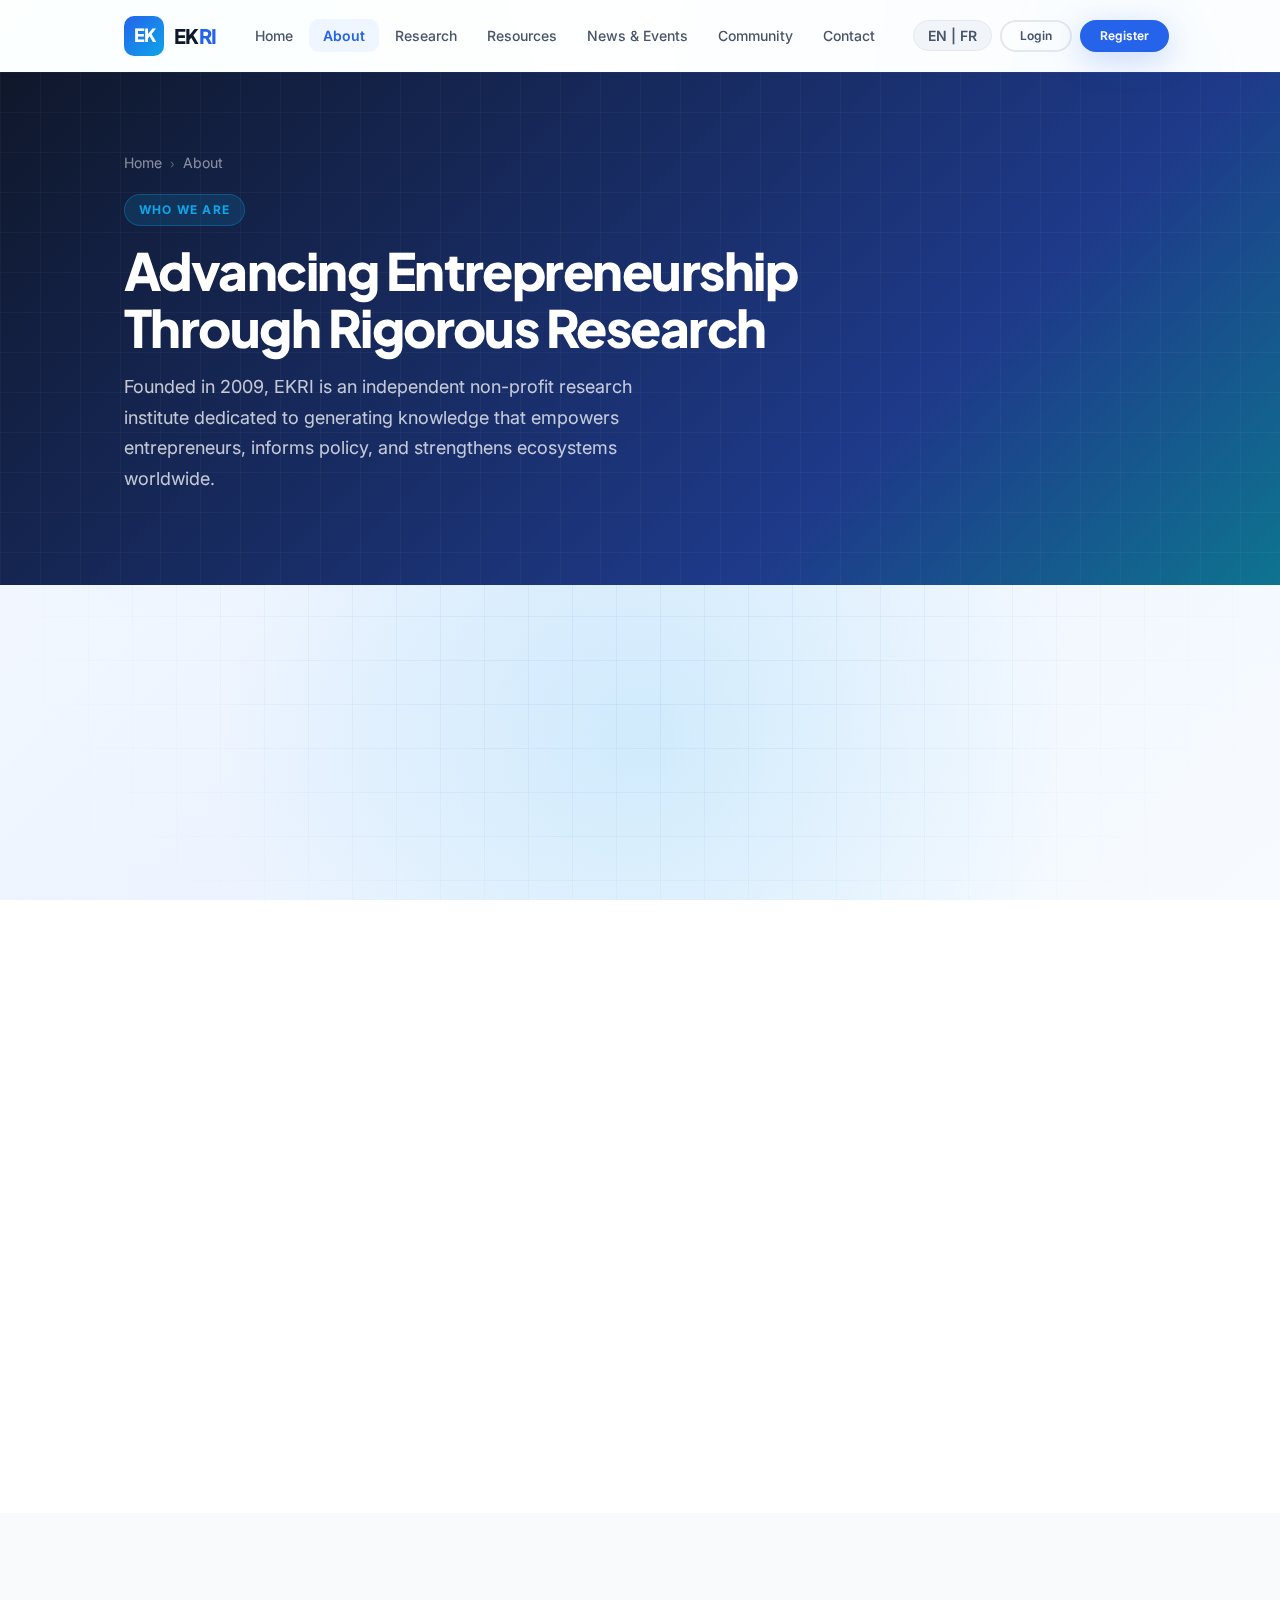
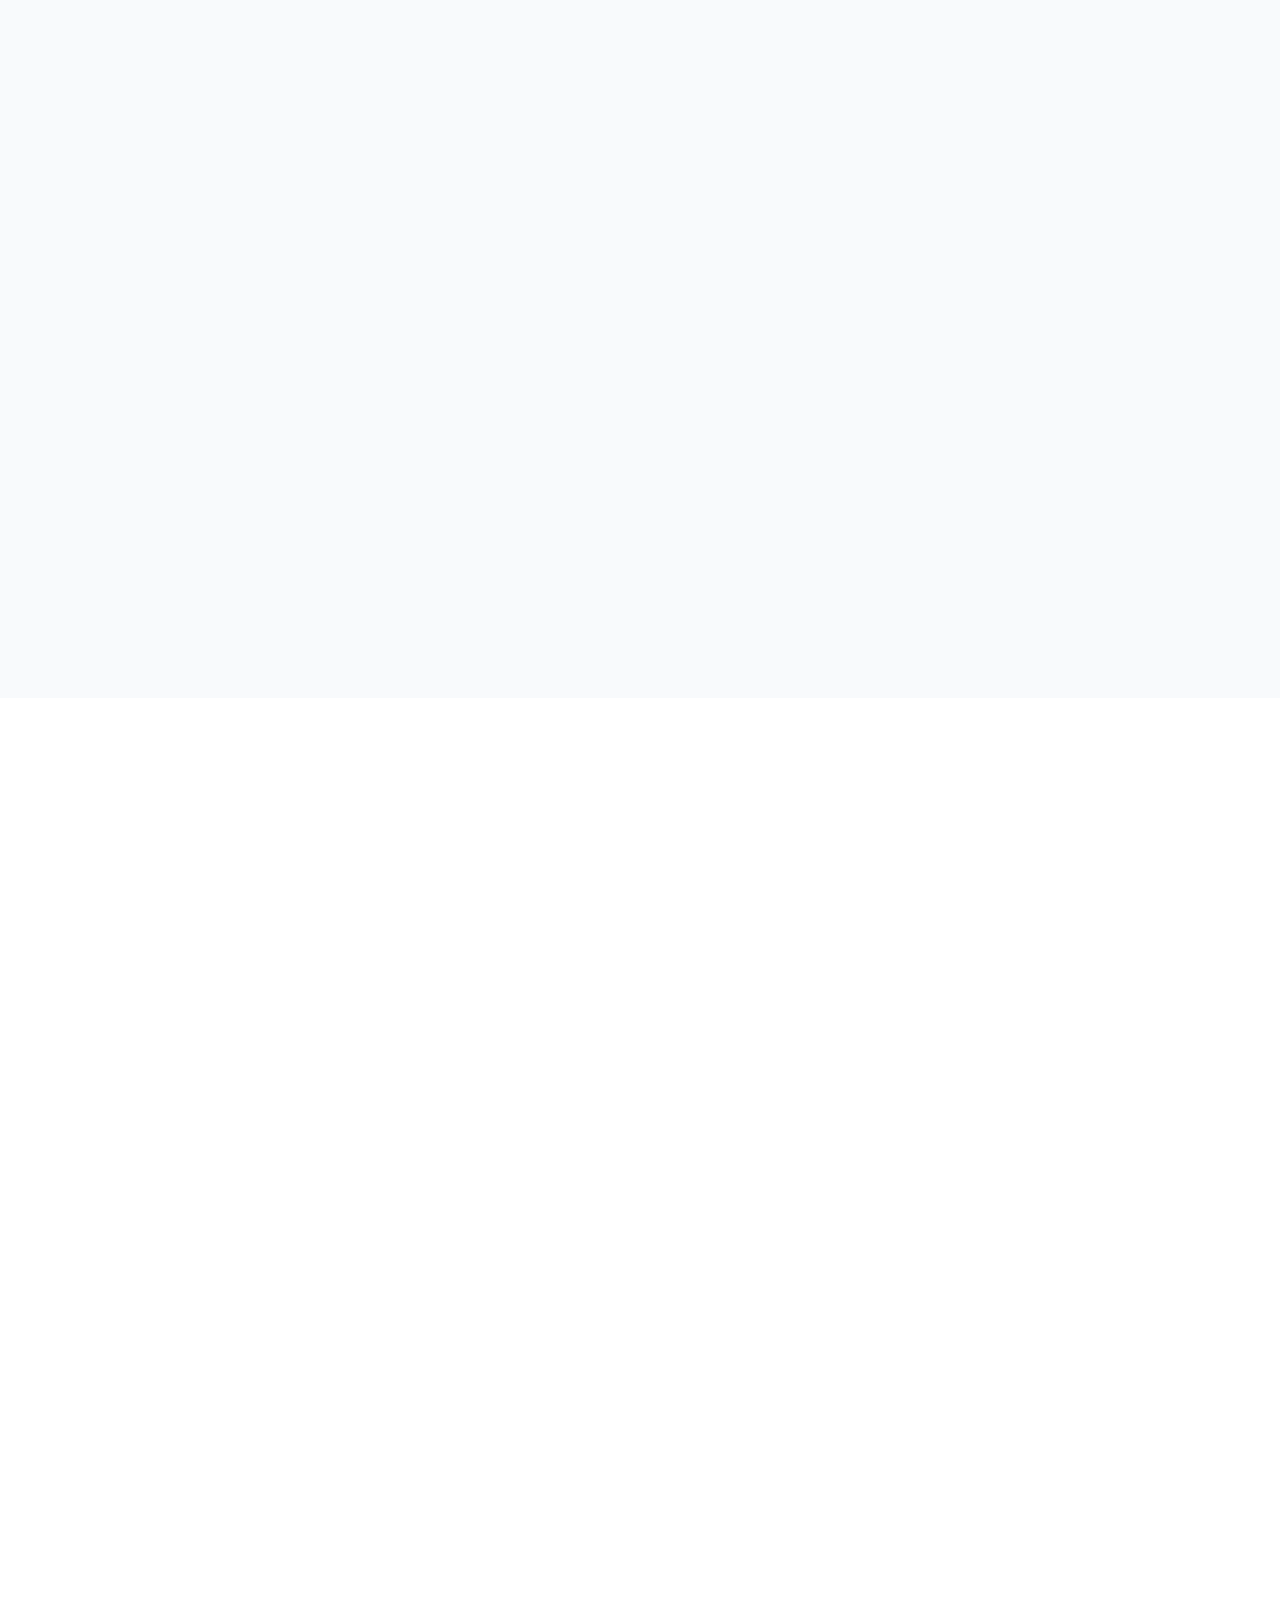
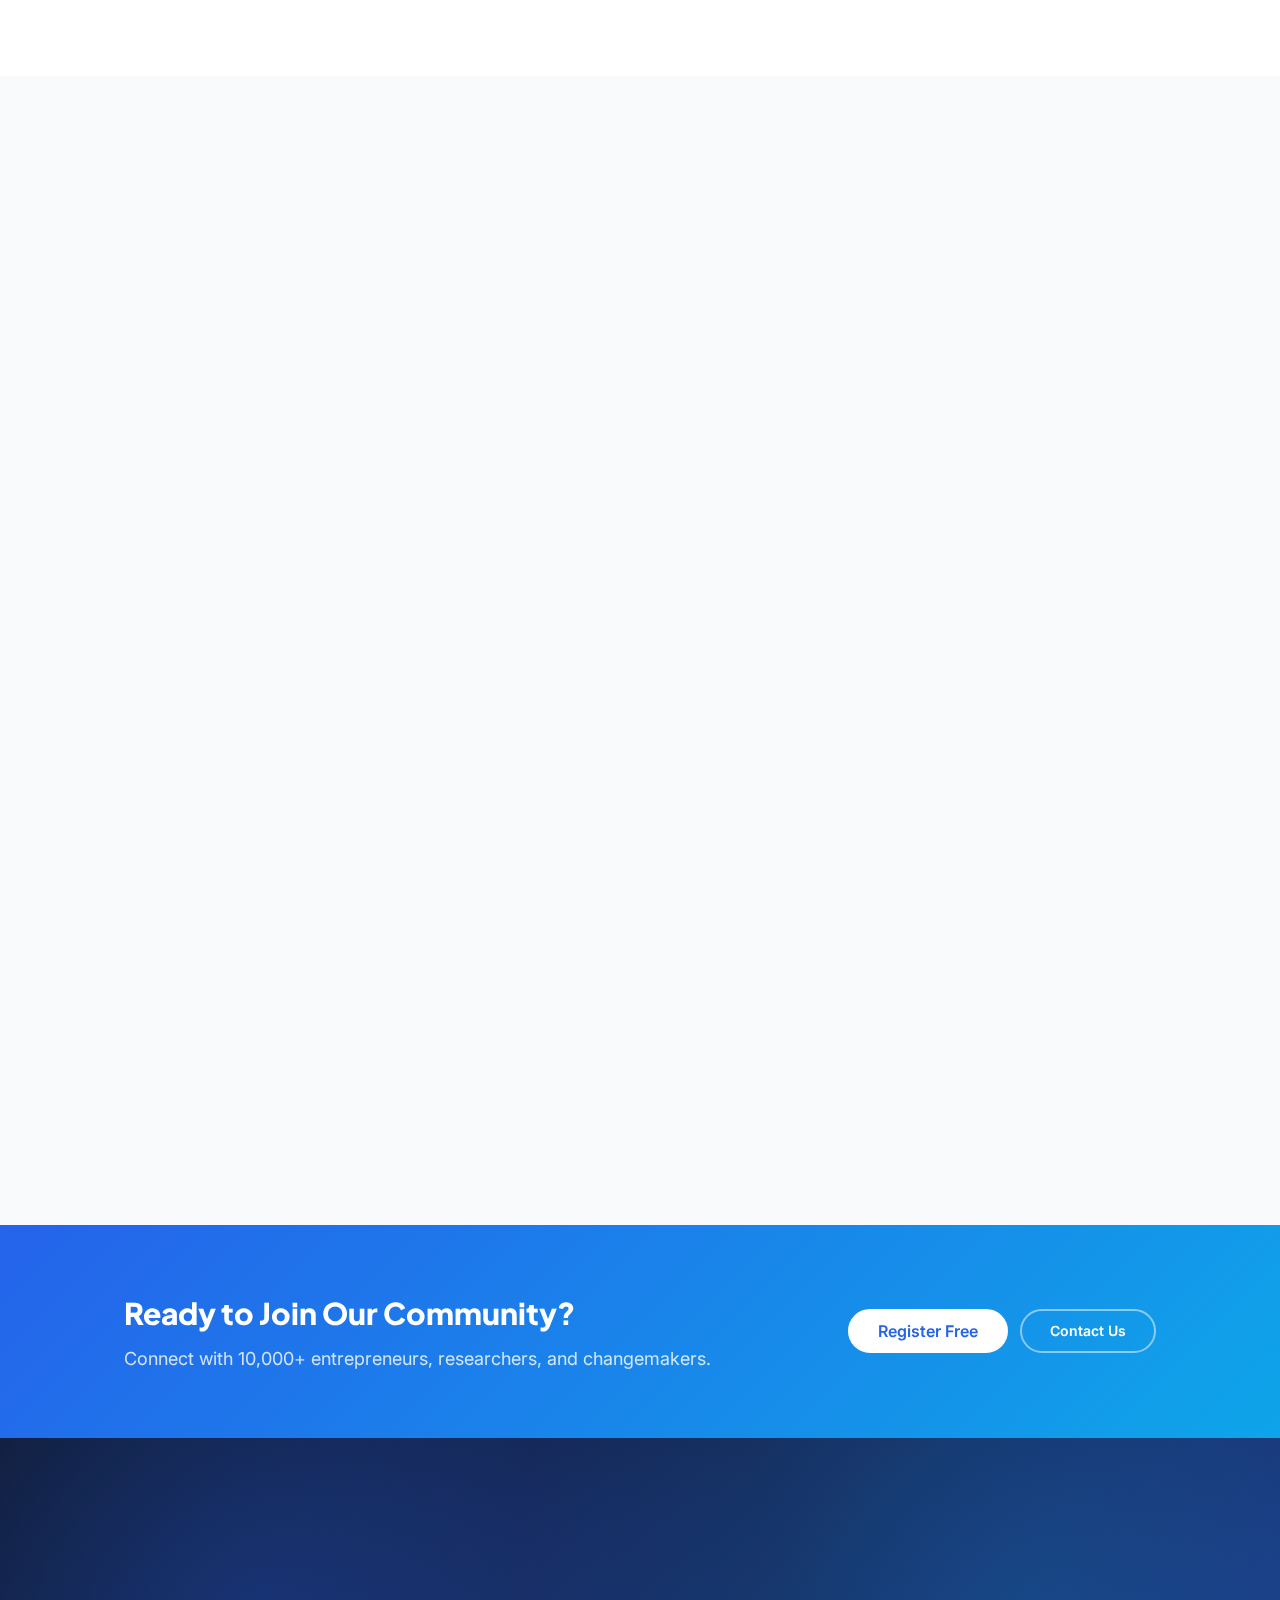
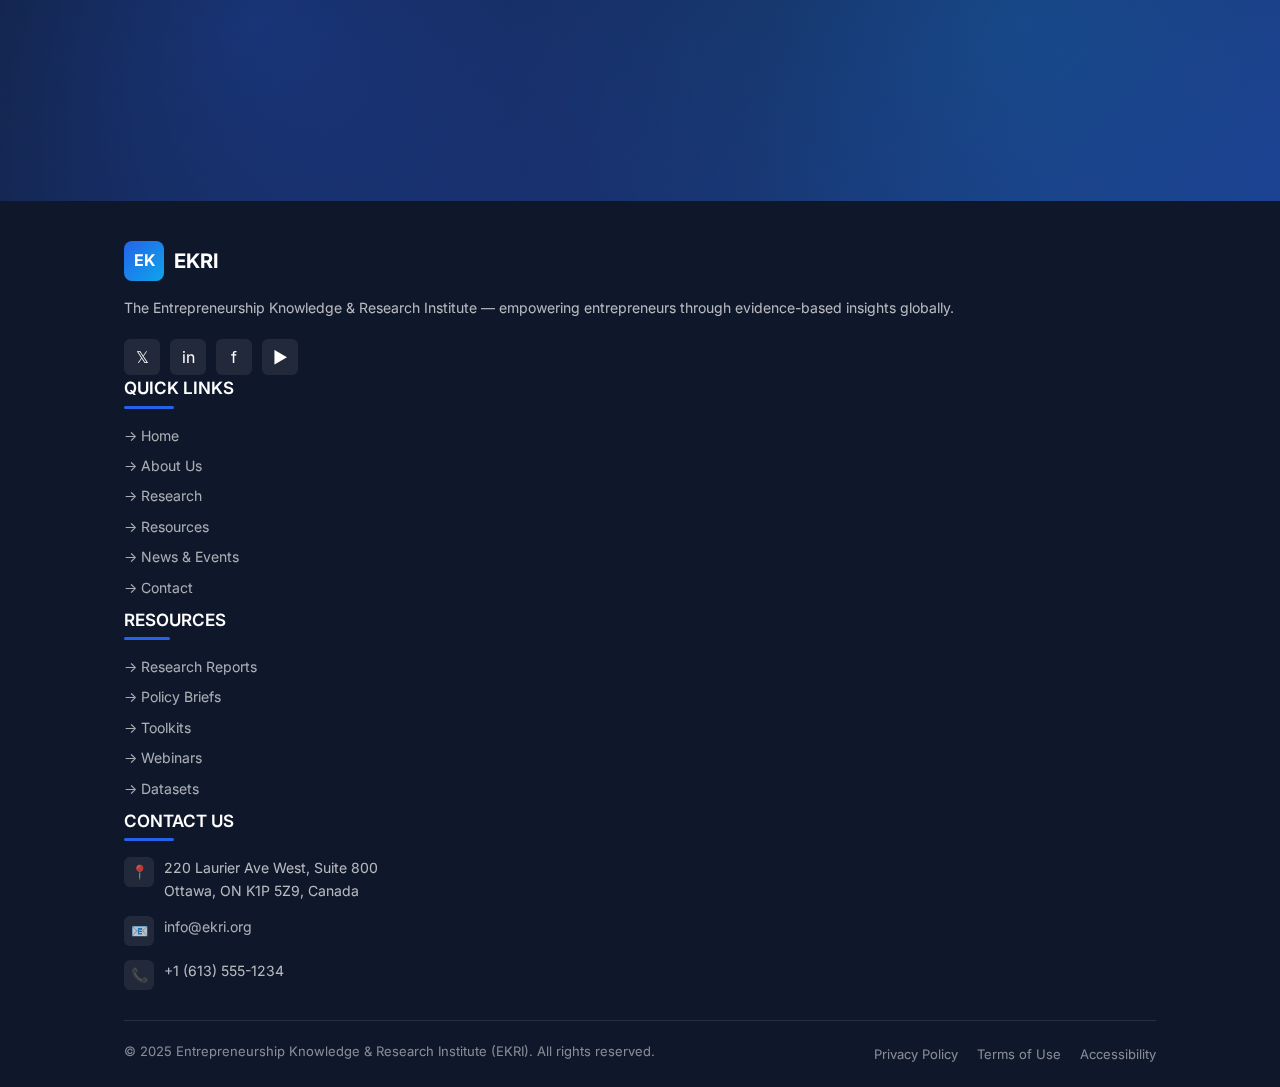
<file: about.html>
<!DOCTYPE html>
<html lang="en">
<head>
  <meta charset="UTF-8"/>
  <meta name="viewport" content="width=device-width, initial-scale=1.0"/>
  <meta name="description" content="About EKRI — Our mission, team, history, and values. Learn about the Entrepreneurship Knowledge & Research Institute."/>
  <title>About Us — EKRI</title>
  <link rel="stylesheet" href="styles.css"/>
  <link href="https://fonts.googleapis.com/css2?family=Inter:wght@300;400;500;600;700;800;900&family=Plus+Jakarta+Sans:wght@400;500;600;700;800&display=swap" rel="stylesheet"/>
  <style>
    .mission-grid { display:grid; grid-template-columns:1fr 1fr; gap:40px; align-items:center; }
    .mission-visual { background:linear-gradient(135deg,var(--color-primary),var(--color-accent)); border-radius:var(--radius-xl); aspect-ratio:4/3; display:flex; align-items:center; justify-content:center; font-size:100px; position:relative; overflow:hidden; }
    .mission-visual::after { content:''; position:absolute; inset:0; background:radial-gradient(circle at 70% 30%, rgba(255,255,255,0.15), transparent 60%); }
    .about-values-grid { display:grid; grid-template-columns:repeat(3,1fr); gap:24px; }
    .team-grid { display:grid; grid-template-columns:repeat(4,1fr); gap:24px; }
    .about-stat-row { display:grid; grid-template-columns:repeat(4,1fr); gap:24px; margin-top:48px; }
    .about-stat-item { text-align:center; padding:28px 20px; background:var(--color-primary-light); border-radius:var(--radius-xl); }
    .about-stat-num { font-family:var(--font-display); font-size:var(--text-4xl); font-weight:900; color:var(--color-primary); margin-bottom:6px; }
    .about-stat-lbl { font-size:var(--text-sm); font-weight:600; color:var(--color-text-secondary); }
    @media(max-width:1024px){.team-grid{grid-template-columns:repeat(2,1fr)}.about-values-grid{grid-template-columns:1fr 1fr}}
    @media(max-width:768px){.mission-grid{grid-template-columns:1fr}.about-values-grid{grid-template-columns:1fr}.team-grid{grid-template-columns:1fr 1fr}.about-stat-row{grid-template-columns:1fr 1fr}}
    @media(max-width:480px){.team-grid{grid-template-columns:1fr}.about-stat-row{grid-template-columns:1fr}}
  </style>
</head>
<body>
<a href="#main-content" class="skip-link">Skip to main content</a>

<!-- NAVBAR -->
<header>
  <nav class="navbar" aria-label="Main navigation">
    <div class="container">
      <div class="nav-inner">
        <a href="index.html" class="nav-logo" aria-label="EKRI Home">
          <div class="nav-logo-mark" aria-hidden="true">EK</div>
          <span class="nav-logo-text">EK<span>RI</span></span>
        </a>
        <ul class="nav-links" role="list">
          <li><a href="index.html"    class="nav-link">Home</a></li>
          <li><a href="about.html"    class="nav-link active">About</a></li>
          <li><a href="research.html" class="nav-link">Research</a></li>
          <li><a href="resources.html"class="nav-link">Resources</a></li>
          <li><a href="news.html"     class="nav-link">News &amp; Events</a></li>
          <li><a href="index.html#community" class="nav-link">Community</a></li>
          <li><a href="contact.html"  class="nav-link">Contact</a></li>
        </ul>
        <div class="nav-actions">
          <button class="lang-switch">EN | FR</button>
          <a href="#" class="btn btn--ghost btn--sm">Login</a>
          <a href="#" class="btn btn--primary btn--sm">Register</a>
          <button class="nav-toggle" aria-label="Open menu" aria-expanded="false">
            <span></span><span></span><span></span>
          </button>
        </div>
      </div>
    </div>
  </nav>
  <div class="nav-drawer" id="nav-drawer" role="dialog" aria-label="Navigation menu">
    <div class="nav-drawer-inner">
      <a href="index.html"    class="nav-link">Home</a>
      <a href="about.html"    class="nav-link active">About</a>
      <a href="research.html" class="nav-link">Research</a>
      <a href="resources.html"class="nav-link">Resources</a>
      <a href="news.html"     class="nav-link">News &amp; Events</a>
      <a href="contact.html"  class="nav-link">Contact</a>
      <div class="nav-actions">
        <button class="lang-switch">EN | FR</button>
        <a href="#" class="btn btn--ghost w-full">Login</a>
        <a href="#" class="btn btn--primary w-full">Register</a>
      </div>
    </div>
  </div>
</header>

<main id="main-content">

  <!-- PAGE HERO -->
  <section class="page-hero" aria-labelledby="about-hero-title">
    <div class="container">
      <div class="page-hero-inner">
        <nav class="breadcrumbs" aria-label="Breadcrumb">
          <span class="breadcrumb-item"><a href="index.html">Home</a></span>
          <span class="breadcrumb-sep">›</span>
          <span class="breadcrumb-item">About</span>
        </nav>
        <span class="page-hero-label">Who We Are</span>
        <h1 class="page-hero-title" id="about-hero-title">Advancing Entrepreneurship<br/>Through Rigorous Research</h1>
        <p class="page-hero-subtitle">Founded in 2009, EKRI is an independent non-profit research institute dedicated to generating knowledge that empowers entrepreneurs, informs policy, and strengthens ecosystems worldwide.</p>
      </div>
    </div>
  </section>

  <!-- MISSION & VISION -->
  <section class="section" aria-labelledby="mission-heading">
    <div class="container">
      <div class="mission-grid">
        <div class="animate-fade-in-up">
          <span class="section-label">Our Purpose</span>
          <h2 class="section-title" id="mission-heading" style="text-align:left;margin-bottom:24px">Mission &amp; Vision</h2>
          <div style="background:var(--color-primary-light);border-left:4px solid var(--color-primary);border-radius:0 var(--radius-md) var(--radius-md) 0;padding:20px 24px;margin-bottom:24px;">
            <p style="font-size:var(--text-sm);font-weight:700;color:var(--color-primary);text-transform:uppercase;letter-spacing:.06em;margin-bottom:6px">Our Mission</p>
            <p style="font-size:var(--text-lg);font-weight:600;color:var(--color-text-primary);line-height:1.6">To generate and mobilize knowledge that empowers entrepreneurs, strengthens ecosystems, and shapes inclusive policy globally.</p>
          </div>
          <div style="background:var(--color-surface-2);border-left:4px solid var(--color-accent);border-radius:0 var(--radius-md) var(--radius-md) 0;padding:20px 24px;margin-bottom:32px;">
            <p style="font-size:var(--text-sm);font-weight:700;color:var(--color-accent);text-transform:uppercase;letter-spacing:.06em;margin-bottom:6px">Our Vision</p>
            <p style="font-size:var(--text-lg);font-weight:600;color:var(--color-text-primary);line-height:1.6">A world where every entrepreneur — regardless of background — has equal access to the knowledge, networks, and resources they need to thrive.</p>
          </div>
          <p style="color:var(--color-text-secondary);line-height:1.8;margin-bottom:28px">EKRI operates at the intersection of academic rigour, practical application, and social impact. We partner with universities, governments, foundations, and civil society organizations to ensure our research drives real-world change.</p>
          <a href="research.html" class="btn btn--primary">Explore Our Research</a>
        </div>
        <div class="mission-visual animate-fade-in-up delay-200">
          <span style="font-size:80px;position:relative;z-index:1" aria-hidden="true">🔬</span>
        </div>
      </div>

      <!-- Quick Stats -->
      <div class="about-stat-row">
        <div class="about-stat-item animate-fade-in-up">
          <div class="about-stat-num"><span data-counter="2009" data-suffix="">2009</span></div>
          <div class="about-stat-lbl">Year Founded</div>
        </div>
        <div class="about-stat-item animate-fade-in-up delay-100">
          <div class="about-stat-num"><span data-counter="48" data-suffix="">48</span></div>
          <div class="about-stat-lbl">Team Members</div>
        </div>
        <div class="about-stat-item animate-fade-in-up delay-200">
          <div class="about-stat-num"><span data-counter="32" data-suffix="">32</span></div>
          <div class="about-stat-lbl">Research Partners</div>
        </div>
        <div class="about-stat-item animate-fade-in-up delay-300">
          <div class="about-stat-num"><span data-counter="7" data-suffix="">7</span></div>
          <div class="about-stat-lbl">Global Offices</div>
        </div>
      </div>
    </div>
  </section>

  <!-- OUR VALUES -->
  <section class="section section--surface" aria-labelledby="values-heading">
    <div class="container">
      <div class="section-header animate-fade-in-up">
        <span class="section-label">Our Values</span>
        <h2 class="section-title" id="values-heading">What Guides Everything We Do</h2>
      </div>
      <div class="about-values-grid">
        <div class="value-card animate-fade-in-up">
          <div class="value-icon" aria-hidden="true">🎯</div>
          <h3 class="value-title">Rigorous Evidence</h3>
          <p class="value-desc">Every insight we publish is grounded in rigorous methodology. We hold ourselves to the highest academic and research standards to ensure our work is credible and actionable.</p>
        </div>
        <div class="value-card animate-fade-in-up delay-100">
          <div class="value-icon" aria-hidden="true">🤝</div>
          <h3 class="value-title">Inclusion &amp; Equity</h3>
          <p class="value-desc">We centre the voices and experiences of underrepresented entrepreneurs — women, racialized groups, Indigenous communities, and persons with disabilities.</p>
        </div>
        <div class="value-card animate-fade-in-up delay-200">
          <div class="value-icon" aria-hidden="true">🌍</div>
          <h3 class="value-title">Global Perspective</h3>
          <p class="value-desc">Entrepreneurship challenges are global. We bring together insights from diverse geographies to provide nuanced, context-sensitive solutions.</p>
        </div>
        <div class="value-card animate-fade-in-up delay-300">
          <div class="value-icon" aria-hidden="true">⚡</div>
          <h3 class="value-title">Actionable Impact</h3>
          <p class="value-desc">Research only matters if it changes reality. We translate findings into policy recommendations, toolkits, and programs that drive real-world outcomes.</p>
        </div>
        <div class="value-card animate-fade-in-up delay-100">
          <div class="value-icon" aria-hidden="true">🔍</div>
          <h3 class="value-title">Transparency</h3>
          <p class="value-desc">We openly share our methodologies, data, and findings. Open science and accessible knowledge are fundamental to our approach.</p>
        </div>
        <div class="value-card animate-fade-in-up delay-200">
          <div class="value-icon" aria-hidden="true">🚀</div>
          <h3 class="value-title">Continuous Innovation</h3>
          <p class="value-desc">The entrepreneurship landscape evolves rapidly. We continuously update our research methods, platforms, and programs to stay at the frontier.</p>
        </div>
      </div>
    </div>
  </section>

  <!-- TEAM -->
  <section class="section" id="team" aria-labelledby="team-heading">
    <div class="container">
      <div class="section-header animate-fade-in-up">
        <span class="section-label">Our Team</span>
        <h2 class="section-title" id="team-heading">The Minds Behind EKRI</h2>
        <p class="section-subtitle">A multidisciplinary team of researchers, economists, policy experts, and community builders united by a shared passion for entrepreneurship.</p>
      </div>
      <div class="team-grid">
        <div class="team-card animate-fade-in-up">
          <div class="team-avatar"><div class="img-placeholder gradient-research" style="display:flex;align-items:center;justify-content:center;font-size:36px;width:100%;height:100%">👩🏻</div></div>
          <p class="team-name">Dr. Sarah Blackwood</p>
          <p class="team-role">Executive Director</p>
          <p class="team-bio">Former VP at the Kauffman Foundation with 20+ years in entrepreneurship research and policy development.</p>
          <div class="team-socials"><a href="#" class="team-social" aria-label="LinkedIn">in</a><a href="#" class="team-social" aria-label="Twitter">𝕏</a></div>
        </div>
        <div class="team-card animate-fade-in-up delay-100">
          <div class="team-avatar"><div class="img-placeholder gradient-green" style="display:flex;align-items:center;justify-content:center;font-size:36px;width:100%;height:100%">👨🏿</div></div>
          <p class="team-name">Dr. James Amara</p>
          <p class="team-role">Director of Research</p>
          <p class="team-bio">PhD from LSE, specializing in innovation economics and inclusive entrepreneurship policy in Sub-Saharan Africa.</p>
          <div class="team-socials"><a href="#" class="team-social" aria-label="LinkedIn">in</a><a href="#" class="team-social" aria-label="Twitter">𝕏</a></div>
        </div>
        <div class="team-card animate-fade-in-up delay-200">
          <div class="team-avatar"><div class="img-placeholder gradient-purple" style="display:flex;align-items:center;justify-content:center;font-size:36px;width:100%;height:100%">👩🏽</div></div>
          <p class="team-name">Maya Patel</p>
          <p class="team-role">Head of Programs</p>
          <p class="team-bio">Former UNDP senior advisor, leads EKRI's capacity-building programs and community engagement strategy globally.</p>
          <div class="team-socials"><a href="#" class="team-social" aria-label="LinkedIn">in</a><a href="#" class="team-social" aria-label="Twitter">𝕏</a></div>
        </div>
        <div class="team-card animate-fade-in-up delay-300">
          <div class="team-avatar"><div class="img-placeholder gradient-event" style="display:flex;align-items:center;justify-content:center;font-size:36px;width:100%;height:100%">👨🏻</div></div>
          <p class="team-name">Luca Rossi</p>
          <p class="team-role">Chief Data Officer</p>
          <p class="team-bio">Data scientist and economist specializing in startup ecosystem analytics, machine learning, and research infrastructure.</p>
          <div class="team-socials"><a href="#" class="team-social" aria-label="LinkedIn">in</a><a href="#" class="team-social" aria-label="Twitter">𝕏</a></div>
        </div>
        <div class="team-card animate-fade-in-up">
          <div class="team-avatar"><div class="img-placeholder gradient-research" style="display:flex;align-items:center;justify-content:center;font-size:36px;width:100%;height:100%">👩🏾</div></div>
          <p class="team-name">Amina Hassan</p>
          <p class="team-role">Senior Research Fellow</p>
          <p class="team-bio">Focuses on women's entrepreneurship, gender equity in financing, and the intersection of culture and enterprise.</p>
          <div class="team-socials"><a href="#" class="team-social" aria-label="LinkedIn">in</a></div>
        </div>
        <div class="team-card animate-fade-in-up delay-100">
          <div class="team-avatar"><div class="img-placeholder gradient-green" style="display:flex;align-items:center;justify-content:center;font-size:36px;width:100%;height:100%">👨🏻</div></div>
          <p class="team-name">Tom Kowalski</p>
          <p class="team-role">Policy Director</p>
          <p class="team-bio">Former government advisor with expertise in translating academic research into actionable policy frameworks across G7 nations.</p>
          <div class="team-socials"><a href="#" class="team-social" aria-label="LinkedIn">in</a></div>
        </div>
        <div class="team-card animate-fade-in-up delay-200">
          <div class="team-avatar"><div class="img-placeholder gradient-purple" style="display:flex;align-items:center;justify-content:center;font-size:36px;width:100%;height:100%">👩🏻</div></div>
          <p class="team-name">Elena Moreau</p>
          <p class="team-role">Communications Lead</p>
          <p class="team-bio">Award-winning science communicator who makes complex research accessible and actionable for diverse audiences.</p>
          <div class="team-socials"><a href="#" class="team-social" aria-label="LinkedIn">in</a></div>
        </div>
        <div class="team-card animate-fade-in-up delay-300">
          <div class="team-avatar"><div class="img-placeholder gradient-event" style="display:flex;align-items:center;justify-content:center;font-size:36px;width:100%;height:100%">👨🏽</div></div>
          <p class="team-name">Kwame Osei</p>
          <p class="team-role">Partnerships Manager</p>
          <p class="team-bio">Builds and manages EKRI's global network of research partners, funders, and ecosystem organizations.</p>
          <div class="team-socials"><a href="#" class="team-social" aria-label="LinkedIn">in</a></div>
        </div>
      </div>
    </div>
  </section>

  <!-- HISTORY / TIMELINE -->
  <section class="section section--surface" aria-labelledby="history-heading">
    <div class="container">
      <div style="display:grid;grid-template-columns:1fr 1fr;gap:64px;align-items:start" class="timeline-layout">
        <div class="animate-fade-in-up">
          <span class="section-label">Our History</span>
          <h2 class="section-title" id="history-heading" style="text-align:left;margin-bottom:40px">15 Years of Impact</h2>
          <div class="timeline">
            <div class="timeline-item">
              <div class="timeline-dot"></div>
              <p class="timeline-year">2009</p>
              <h3 class="timeline-title">EKRI Founded</h3>
              <p class="timeline-desc">Established in Ottawa by a consortium of academics and policy advocates, EKRI began with a mandate to bridge research and entrepreneurship practice.</p>
            </div>
            <div class="timeline-item">
              <div class="timeline-dot"></div>
              <p class="timeline-year">2012</p>
              <h3 class="timeline-title">First Annual Report Published</h3>
              <p class="timeline-desc">The inaugural State of Entrepreneurship report reached 50,000 readers globally and was cited in 12 national policy documents.</p>
            </div>
            <div class="timeline-item">
              <div class="timeline-dot"></div>
              <p class="timeline-year">2015</p>
              <h3 class="timeline-title">International Expansion</h3>
              <p class="timeline-desc">Opened regional offices in London, Nairobi, and Singapore, expanding research capacity to cover 6 continents.</p>
            </div>
            <div class="timeline-item">
              <div class="timeline-dot"></div>
              <p class="timeline-year">2018</p>
              <h3 class="timeline-title">Women's Entrepreneurship Focus</h3>
              <p class="timeline-desc">Launched dedicated Women's Entrepreneurship Research Agenda, committing 40% of annual research budget to gender-focused studies.</p>
            </div>
            <div class="timeline-item">
              <div class="timeline-dot"></div>
              <p class="timeline-year">2021</p>
              <h3 class="timeline-title">Digital Platform Launch</h3>
              <p class="timeline-desc">Launched EKRI Knowledge Hub, an open-access platform providing free research, toolkits, and data to entrepreneurs worldwide.</p>
            </div>
            <div class="timeline-item">
              <div class="timeline-dot"></div>
              <p class="timeline-year">2024</p>
              <h3 class="timeline-title">10,000 Member Community</h3>
              <p class="timeline-desc">Reached milestone of 10,000 registered community members from 25+ countries, cementing EKRI's role as a global knowledge hub.</p>
            </div>
          </div>
        </div>

        <!-- Partners in about page -->
        <div class="animate-fade-in-up delay-200">
          <span class="section-label">Partners</span>
          <h2 class="section-title" style="text-align:left;margin-bottom:32px;font-size:var(--text-3xl)">Institutional Partners</h2>
          <p style="color:var(--color-text-secondary);margin-bottom:32px;line-height:1.8">We collaborate with world-class academic institutions, international development organizations, and forward-thinking foundations to advance entrepreneurship knowledge.</p>
          <div style="display:grid;grid-template-columns:1fr 1fr;gap:12px;margin-bottom:32px">
            <div class="partner-logo" style="filter:none;height:70px"><span class="partner-logo-text" style="font-size:11px">🌐 UN WOMEN</span></div>
            <div class="partner-logo" style="filter:none;height:70px"><span class="partner-logo-text" style="font-size:11px">🏛 WORLD BANK</span></div>
            <div class="partner-logo" style="filter:none;height:70px"><span class="partner-logo-text" style="font-size:11px">🎓 MIT SLOAN</span></div>
            <div class="partner-logo" style="filter:none;height:70px"><span class="partner-logo-text" style="font-size:11px">💼 OECD</span></div>
            <div class="partner-logo" style="filter:none;height:70px"><span class="partner-logo-text" style="font-size:11px">🚀 IFC</span></div>
            <div class="partner-logo" style="filter:none;height:70px"><span class="partner-logo-text" style="font-size:11px">🔬 KAUFFMAN FND</span></div>
          </div>
          <a href="contact.html" class="btn btn--outlined">Become a Partner</a>
        </div>
      </div>
    </div>
  </section>

  <!-- CTA STRIP -->
  <section class="section--blue section--sm">
    <div class="container">
      <div style="display:flex;align-items:center;justify-content:space-between;flex-wrap:wrap;gap:24px">
        <div>
          <h2 style="font-family:var(--font-display);font-size:var(--text-3xl);font-weight:800;color:#fff;margin-bottom:8px">Ready to Join Our Community?</h2>
          <p style="color:rgba(255,255,255,0.8);font-size:var(--text-lg)">Connect with 10,000+ entrepreneurs, researchers, and changemakers.</p>
        </div>
        <div style="display:flex;gap:12px;flex-wrap:wrap">
          <a href="#" class="btn btn--white btn--lg">Register Free</a>
          <a href="contact.html" class="btn btn--outlined" style="border-color:rgba(255,255,255,0.5);color:#fff">Contact Us</a>
        </div>
      </div>
    </div>
  </section>

  <!-- NEWSLETTER -->
  <section class="newsletter-section section--sm">
    <div class="container">
      <div class="newsletter-inner animate-fade-in-up">
        <span class="section-label" style="background:rgba(255,255,255,0.15);color:#fff">Stay Informed</span>
        <h2 class="newsletter-title">Get the Latest Research Delivered</h2>
        <p class="newsletter-subtitle">Join 10,000+ entrepreneurs, researchers, and policymakers who receive EKRI's monthly digest.</p>
        <form class="newsletter-form" aria-label="Newsletter subscription">
          <input type="email" class="form-input" placeholder="Enter your email address" aria-label="Email address" required/>
          <button type="submit" class="btn btn--white">Subscribe</button>
        </form>
      </div>
    </div>
  </section>
</main>

<!-- FOOTER -->
<footer class="footer" role="contentinfo">
  <div class="container">
    <div class="footer-grid">
      <div class="footer-brand">
        <div class="footer-logo">
          <div class="footer-logo-mark" aria-hidden="true">EK</div>
          <span class="footer-logo-text">EKRI</span>
        </div>
        <p class="footer-desc">The Entrepreneurship Knowledge &amp; Research Institute — empowering entrepreneurs through evidence-based insights globally.</p>
        <div class="social-links">
          <a href="#" class="social-link" aria-label="Twitter">𝕏</a>
          <a href="#" class="social-link" aria-label="LinkedIn">in</a>
          <a href="#" class="social-link" aria-label="Facebook">f</a>
          <a href="#" class="social-link" aria-label="YouTube">▶</a>
        </div>
      </div>
      <div>
        <h3 class="footer-col-title">Quick Links</h3>
        <ul class="footer-links">
          <li><a href="index.html"    class="footer-link">→ Home</a></li>
          <li><a href="about.html"    class="footer-link">→ About Us</a></li>
          <li><a href="research.html" class="footer-link">→ Research</a></li>
          <li><a href="resources.html"class="footer-link">→ Resources</a></li>
          <li><a href="news.html"     class="footer-link">→ News &amp; Events</a></li>
          <li><a href="contact.html"  class="footer-link">→ Contact</a></li>
        </ul>
      </div>
      <div>
        <h3 class="footer-col-title">Resources</h3>
        <ul class="footer-links">
          <li><a href="resources.html" class="footer-link">→ Research Reports</a></li>
          <li><a href="resources.html" class="footer-link">→ Policy Briefs</a></li>
          <li><a href="resources.html" class="footer-link">→ Toolkits</a></li>
          <li><a href="resources.html" class="footer-link">→ Webinars</a></li>
          <li><a href="resources.html" class="footer-link">→ Datasets</a></li>
        </ul>
      </div>
      <div>
        <h3 class="footer-col-title">Contact Us</h3>
        <div class="footer-contact-item"><div class="footer-contact-icon">📍</div><div>220 Laurier Ave West, Suite 800<br/>Ottawa, ON K1P 5Z9, Canada</div></div>
        <div class="footer-contact-item"><div class="footer-contact-icon">📧</div><div><a href="mailto:info@ekri.org" class="footer-link" style="display:inline">info@ekri.org</a></div></div>
        <div class="footer-contact-item"><div class="footer-contact-icon">📞</div><div>+1 (613) 555-1234</div></div>
      </div>
    </div>
    <div class="footer-bottom">
      <p class="footer-bottom-text">© 2025 Entrepreneurship Knowledge &amp; Research Institute (EKRI). All rights reserved.</p>
      <div class="footer-bottom-links">
        <a href="#" class="footer-bottom-link">Privacy Policy</a>
        <a href="#" class="footer-bottom-link">Terms of Use</a>
        <a href="#" class="footer-bottom-link">Accessibility</a>
      </div>
    </div>
  </div>
</footer>
<button id="back-to-top" aria-label="Back to top">↑</button>
<script src="main.js"></script>
<style>@media(max-width:768px){.timeline-layout{grid-template-columns:1fr !important}}</style>
</body>
</html>
</file>
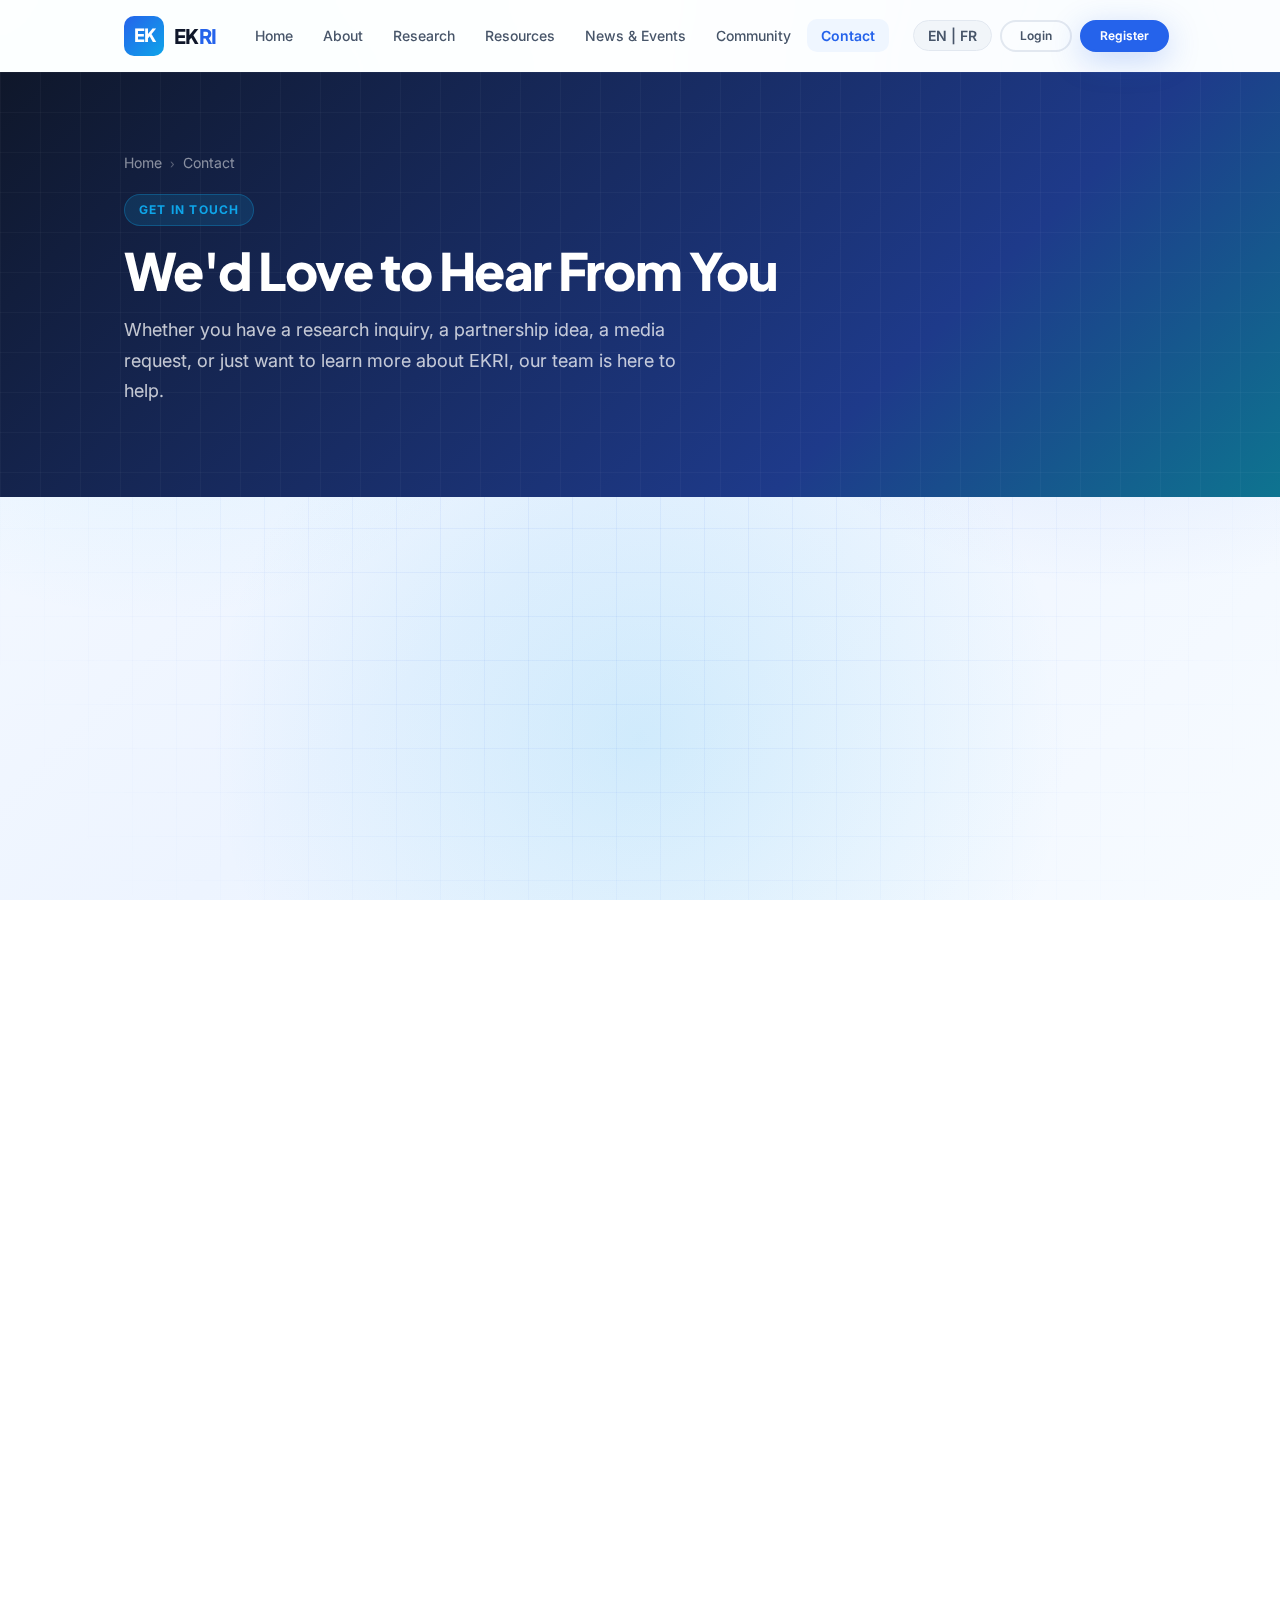
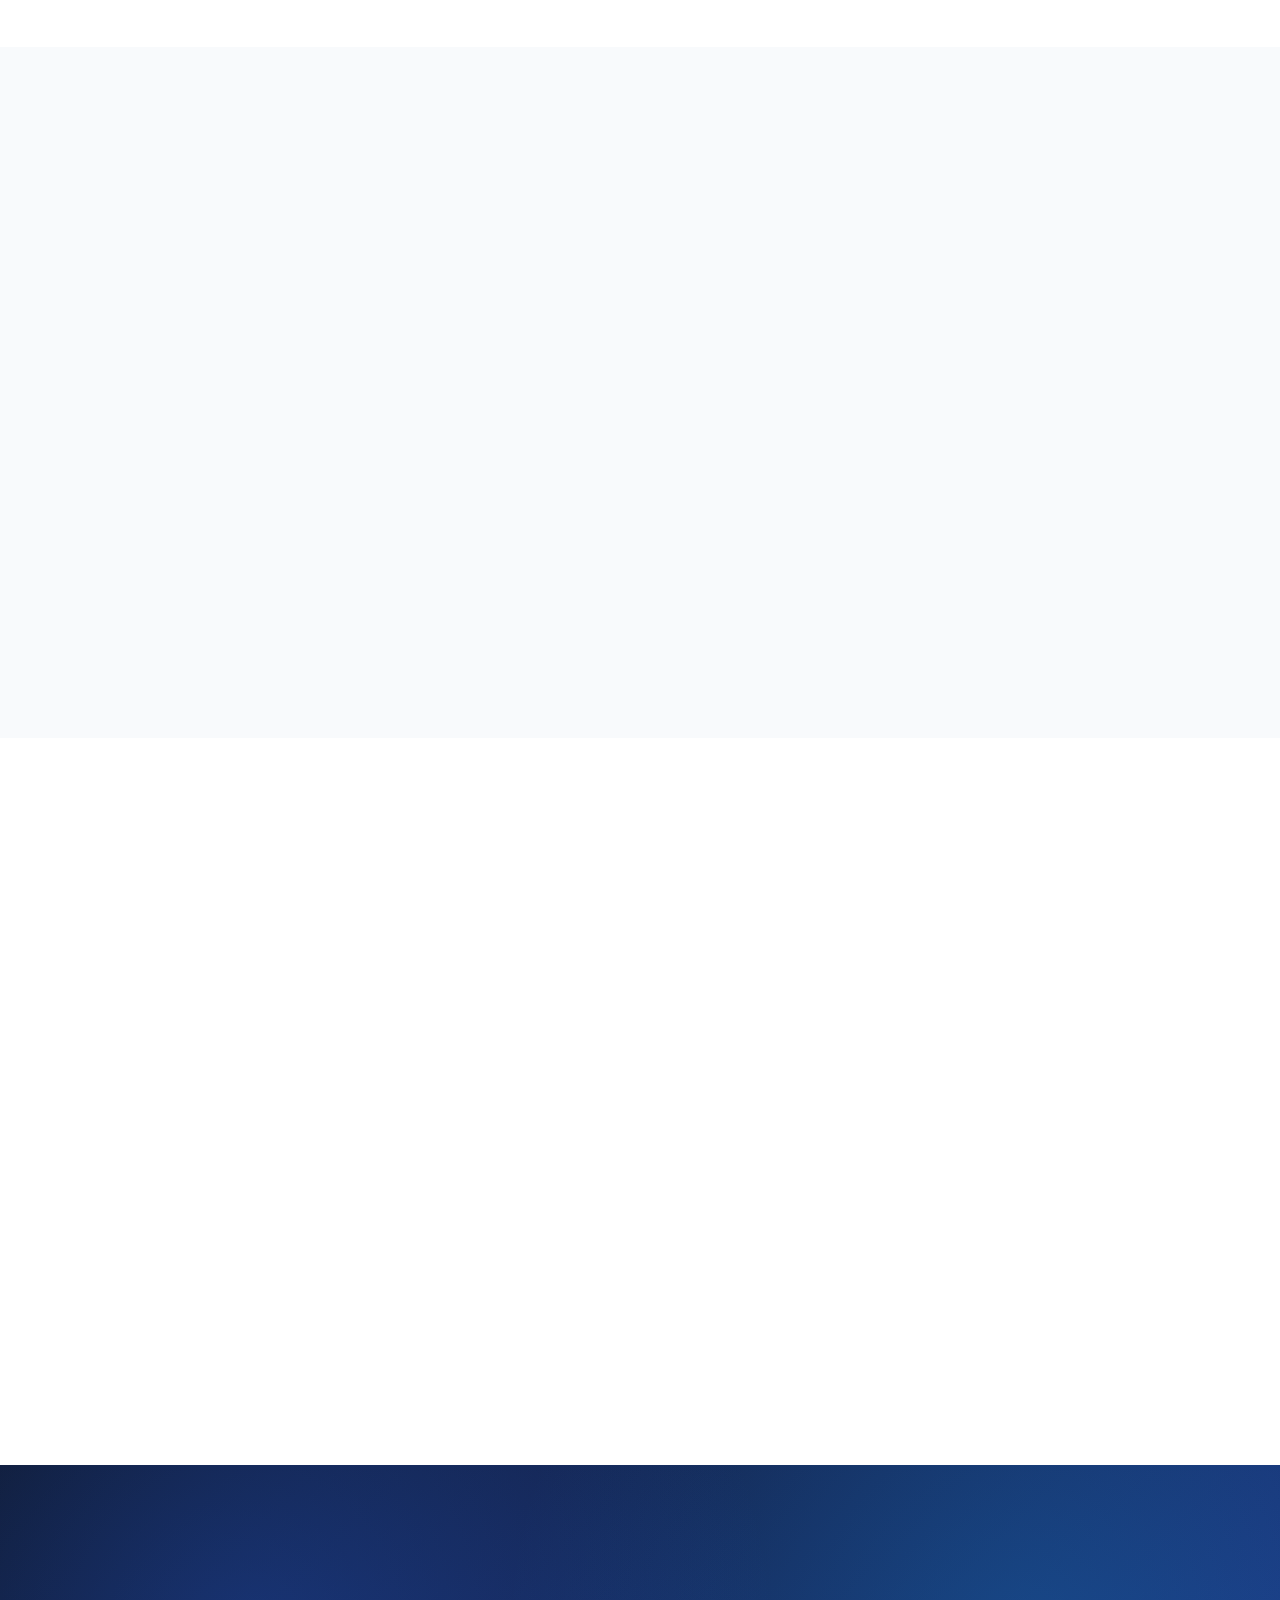
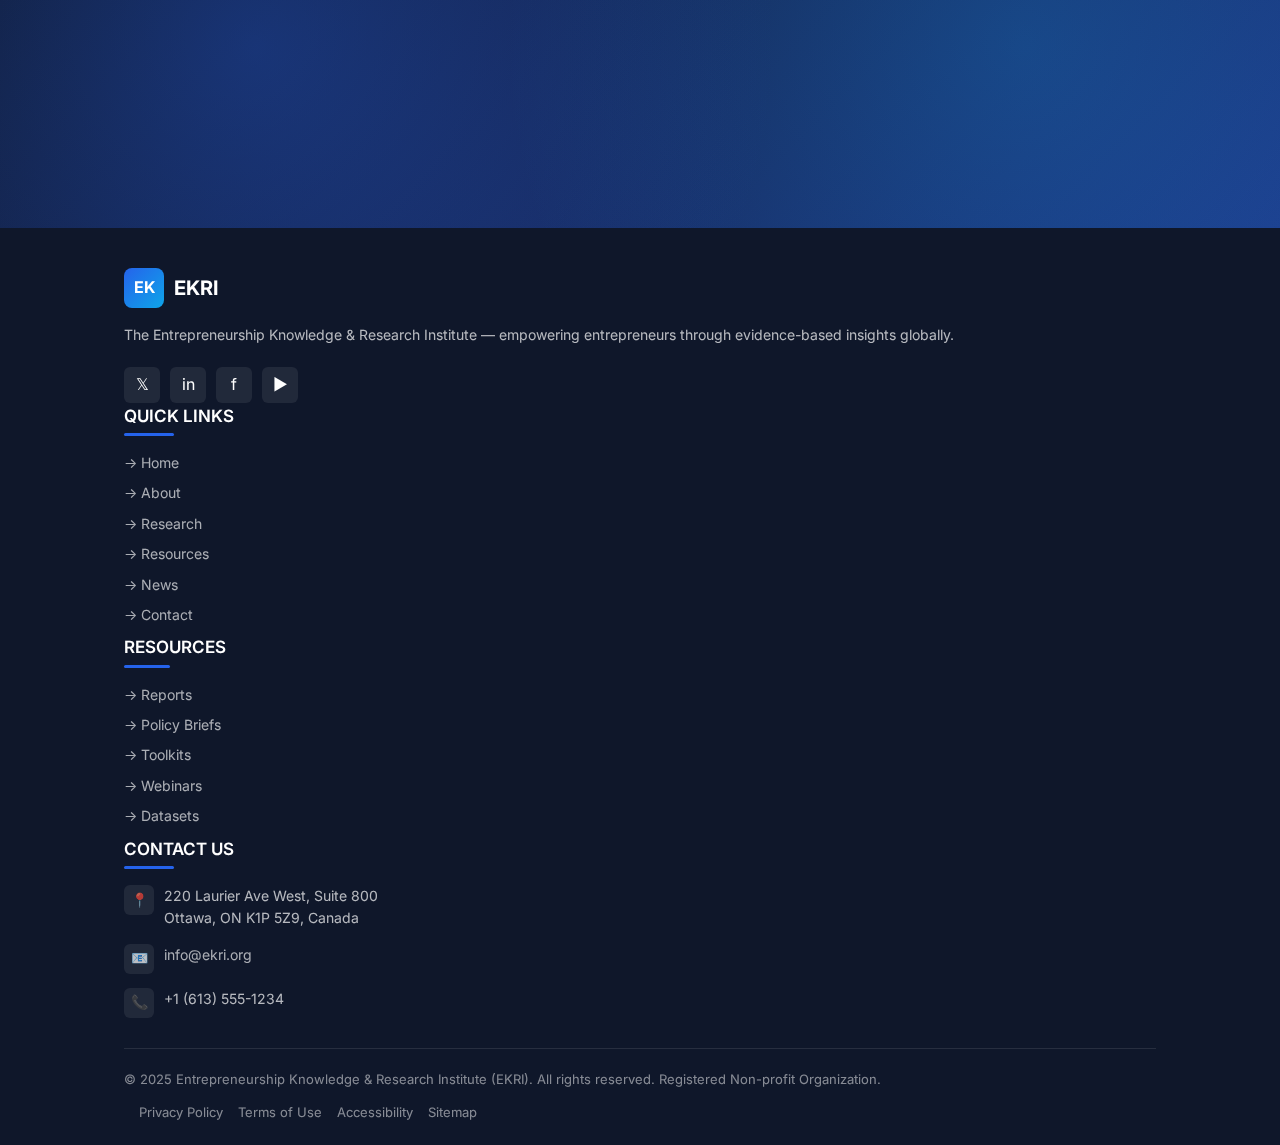
<file: contact.html>
<!DOCTYPE html>
<html lang="en">
<head>
  <meta charset="UTF-8"/>
  <meta name="viewport" content="width=device-width, initial-scale=1.0"/>
  <meta name="description" content="Contact EKRI — Reach out for research inquiries, partnership opportunities, media requests, and general information."/>
  <title>Contact Us — EKRI</title>
  <link rel="stylesheet" href="styles.css"/>
  <link href="https://fonts.googleapis.com/css2?family=Inter:wght@300;400;500;600;700;800;900&family=Plus+Jakarta+Sans:wght@400;500;600;700;800&display=swap" rel="stylesheet"/>
  <style>
    .contact-grid{display:grid;grid-template-columns:1fr 420px;gap:40px;align-items:start}
    .faq-item{border:1px solid var(--color-border);border-radius:var(--radius-lg);overflow:hidden;margin-bottom:10px;background:var(--color-bg)}
    .faq-question{display:flex;align-items:center;justify-content:space-between;padding:20px 24px;cursor:pointer;font-weight:600;color:var(--color-text-primary);font-size:var(--text-base);transition:var(--transition-fast);gap:16px}
    .faq-question:hover{background:var(--color-surface);color:var(--color-primary)}
    .faq-icon{font-size:20px;flex-shrink:0;transition:transform .3s ease;color:var(--color-text-muted)}
    .faq-answer{padding:0 24px;max-height:0;overflow:hidden;transition:max-height .4s ease,padding .4s ease}
    .faq-item.open .faq-answer{max-height:200px;padding:0 24px 20px}
    .faq-item.open .faq-icon{transform:rotate(45deg);color:var(--color-primary)}
    .faq-item.open .faq-question{color:var(--color-primary);background:var(--color-primary-light)}
    .offices-grid{display:grid;grid-template-columns:repeat(3,1fr);gap:20px;margin-top:48px}
    .office-card{background:var(--color-bg);border:1px solid var(--color-border);border-radius:var(--radius-lg);padding:24px;transition:var(--transition)}
    .office-card:hover{transform:translateY(-4px);box-shadow:var(--shadow-lg)}
    .office-flag{font-size:28px;margin-bottom:12px}
    .office-city{font-family:var(--font-display);font-size:var(--text-lg);font-weight:700;margin-bottom:4px}
    .office-address{font-size:var(--text-sm);color:var(--color-text-secondary);line-height:1.6}
    @media(max-width:1024px){.contact-grid{grid-template-columns:1fr}.offices-grid{grid-template-columns:1fr 1fr}}
    @media(max-width:640px){.offices-grid{grid-template-columns:1fr}}
  </style>
</head>
<body>
<a href="#main-content" class="skip-link">Skip to main content</a>
<header>
  <nav class="navbar" aria-label="Main navigation">
    <div class="container">
      <div class="nav-inner">
        <a href="index.html" class="nav-logo"><div class="nav-logo-mark">EK</div><span class="nav-logo-text">EK<span>RI</span></span></a>
        <ul class="nav-links">
          <li><a href="index.html"    class="nav-link">Home</a></li>
          <li><a href="about.html"    class="nav-link">About</a></li>
          <li><a href="research.html" class="nav-link">Research</a></li>
          <li><a href="resources.html"class="nav-link">Resources</a></li>
          <li><a href="news.html"     class="nav-link">News &amp; Events</a></li>
          <li><a href="index.html#community" class="nav-link">Community</a></li>
          <li><a href="contact.html"  class="nav-link active">Contact</a></li>
        </ul>
        <div class="nav-actions">
          <button class="lang-switch">EN | FR</button>
          <a href="#" class="btn btn--ghost btn--sm">Login</a>
          <a href="#" class="btn btn--primary btn--sm">Register</a>
          <button class="nav-toggle" aria-label="Open menu" aria-expanded="false"><span></span><span></span><span></span></button>
        </div>
      </div>
    </div>
  </nav>
  <div class="nav-drawer" role="dialog" aria-label="Navigation menu">
    <div class="nav-drawer-inner">
      <a href="index.html"    class="nav-link">Home</a>
      <a href="about.html"    class="nav-link">About</a>
      <a href="research.html" class="nav-link">Research</a>
      <a href="resources.html"class="nav-link">Resources</a>
      <a href="news.html"     class="nav-link">News &amp; Events</a>
      <a href="contact.html"  class="nav-link active">Contact</a>
      <div class="nav-actions"><button class="lang-switch">EN | FR</button><a href="#" class="btn btn--ghost w-full">Login</a><a href="#" class="btn btn--primary w-full">Register</a></div>
    </div>
  </div>
</header>

<main id="main-content">
  <!-- PAGE HERO -->
  <section class="page-hero">
    <div class="container">
      <div class="page-hero-inner">
        <nav class="breadcrumbs" aria-label="Breadcrumb">
          <span class="breadcrumb-item"><a href="index.html">Home</a></span>
          <span class="breadcrumb-sep">›</span>
          <span class="breadcrumb-item">Contact</span>
        </nav>
        <span class="page-hero-label">Get in Touch</span>
        <h1 class="page-hero-title">We'd Love to Hear From You</h1>
        <p class="page-hero-subtitle">Whether you have a research inquiry, a partnership idea, a media request, or just want to learn more about EKRI, our team is here to help.</p>
      </div>
    </div>
  </section>

  <!-- CONTACT SECTION -->
  <section class="section">
    <div class="container">
      <div class="contact-grid">
        <!-- Contact Form -->
        <div class="contact-form-wrap animate-fade-in-up">
          <h2 style="font-family:var(--font-display);font-size:var(--text-2xl);font-weight:800;color:var(--color-text-primary);margin-bottom:8px">Send Us a Message</h2>
          <p style="color:var(--color-text-secondary);font-size:var(--text-sm);margin-bottom:32px">We respond to all inquiries within 1–2 business days. Fields marked * are required.</p>

          <form id="contact-form" novalidate aria-label="Contact form">
            <div class="form-grid">
              <div class="form-group">
                <label class="form-label" for="first-name">First Name *</label>
                <input class="form-input" type="text" id="first-name" name="first_name" placeholder="Jane" required autocomplete="given-name"/>
              </div>
              <div class="form-group">
                <label class="form-label" for="last-name">Last Name *</label>
                <input class="form-input" type="text" id="last-name" name="last_name" placeholder="Doe" required autocomplete="family-name"/>
              </div>
              <div class="form-group">
                <label class="form-label" for="email">Email Address *</label>
                <input class="form-input" type="email" id="email" name="email" placeholder="jane@example.com" required autocomplete="email"/>
              </div>
              <div class="form-group">
                <label class="form-label" for="org">Organization</label>
                <input class="form-input" type="text" id="org" name="organization" placeholder="Your Company / Institution" autocomplete="organization"/>
              </div>
              <div class="form-group form-group--full">
                <label class="form-label" for="inquiry-type">Inquiry Type *</label>
                <select class="form-select" id="inquiry-type" name="inquiry_type" required>
                  <option value="" disabled selected>Select an inquiry type…</option>
                  <option value="research">Research Inquiry</option>
                  <option value="partnership">Partnership Opportunity</option>
                  <option value="media">Media / Press Request</option>
                  <option value="speaking">Speaking Engagement</option>
                  <option value="community">Community Membership</option>
                  <option value="general">General Question</option>
                  <option value="other">Other</option>
                </select>
              </div>
              <div class="form-group form-group--full">
                <label class="form-label" for="subject">Subject *</label>
                <input class="form-input" type="text" id="subject" name="subject" placeholder="How can we help you?" required/>
              </div>
              <div class="form-group form-group--full">
                <label class="form-label" for="message">Message *</label>
                <textarea class="form-textarea" id="message" name="message" placeholder="Please provide as much detail as possible. We want to give you the most helpful response." required style="min-height:160px"></textarea>
              </div>
              <div class="form-group form-group--full">
                <label style="display:flex;align-items:flex-start;gap:12px;cursor:pointer;font-size:var(--text-sm);color:var(--color-text-secondary)">
                  <input type="checkbox" style="margin-top:3px;width:16px;height:16px;accent-color:var(--color-primary);" required/>
                  <span>I agree to EKRI's <a href="#" style="color:var(--color-primary);font-weight:600">Privacy Policy</a> and consent to being contacted regarding my inquiry. *</span>
                </label>
              </div>
              <div class="form-group form-group--full">
                <label style="display:flex;align-items:flex-start;gap:12px;cursor:pointer;font-size:var(--text-sm);color:var(--color-text-secondary)">
                  <input type="checkbox" style="margin-top:3px;width:16px;height:16px;accent-color:var(--color-primary);"/>
                  <span>Subscribe me to EKRI's monthly research digest (optional).</span>
                </label>
              </div>
            </div>
            <button type="submit" class="btn btn--primary btn--lg" style="margin-top:8px;width:100%;justify-content:center">
              Send Message
              <svg xmlns="http://www.w3.org/2000/svg" fill="none" viewBox="0 0 24 24" stroke-width="2" stroke="currentColor"><path stroke-linecap="round" stroke-linejoin="round" d="M6 12L3.269 3.126A59.768 59.768 0 0121.485 12 59.77 59.77 0 013.27 20.876L5.999 12zm0 0h7.5"/></svg>
            </button>
          </form>
        </div>

        <!-- Contact Info Card -->
        <div class="animate-fade-in-up delay-200">
          <div class="contact-info-card">
            <h2 class="contact-info-title">Contact Information</h2>
            <p class="contact-info-desc">Our headquarters are in Ottawa, Canada. We also have regional offices in London, Nairobi, and Singapore.</p>

            <div class="contact-info-item">
              <div class="contact-info-icon" aria-hidden="true">📍</div>
              <div>
                <p class="contact-info-label">Head Office</p>
                <p class="contact-info-value">220 Laurier Avenue West, Suite 800<br/>Ottawa, ON K1P 5Z9, Canada</p>
              </div>
            </div>
            <div class="contact-info-item">
              <div class="contact-info-icon" aria-hidden="true">📧</div>
              <div>
                <p class="contact-info-label">General Inquiries</p>
                <p class="contact-info-value"><a href="mailto:info@ekri.org" style="color:rgba(255,255,255,0.85)">info@ekri.org</a></p>
              </div>
            </div>
            <div class="contact-info-item">
              <div class="contact-info-icon" aria-hidden="true">📧</div>
              <div>
                <p class="contact-info-label">Media &amp; Press</p>
                <p class="contact-info-value"><a href="mailto:media@ekri.org" style="color:rgba(255,255,255,0.85)">media@ekri.org</a></p>
              </div>
            </div>
            <div class="contact-info-item">
              <div class="contact-info-icon" aria-hidden="true">📞</div>
              <div>
                <p class="contact-info-label">Phone</p>
                <p class="contact-info-value">+1 (613) 555-1234</p>
              </div>
            </div>
            <div class="contact-info-item">
              <div class="contact-info-icon" aria-hidden="true">🕐</div>
              <div>
                <p class="contact-info-label">Office Hours</p>
                <p class="contact-info-value">Monday – Friday<br/>9:00 AM – 5:00 PM EST</p>
              </div>
            </div>

            <!-- Social Links -->
            <div style="margin-top:32px;padding-top:24px;border-top:1px solid rgba(255,255,255,0.1)">
              <p style="font-size:var(--text-xs);font-weight:700;text-transform:uppercase;letter-spacing:.08em;color:rgba(255,255,255,0.5);margin-bottom:12px">Follow Us</p>
              <div class="social-links">
                <a href="#" class="social-link" aria-label="Twitter/X">𝕏</a>
                <a href="#" class="social-link" aria-label="LinkedIn">in</a>
                <a href="#" class="social-link" aria-label="Facebook">f</a>
                <a href="#" class="social-link" aria-label="YouTube">▶</a>
                <a href="#" class="social-link" aria-label="Instagram">◻</a>
              </div>
            </div>
          </div>

          <!-- Map Placeholder -->
          <div class="map-placeholder" role="img" aria-label="Map showing EKRI Ottawa office location">
            <div class="map-placeholder-text">
              <div style="font-size:48px;margin-bottom:12px">🗺️</div>
              <p style="font-weight:600;color:var(--color-text-primary)">Ottawa, Canada</p>
              <p style="margin-top:6px">220 Laurier Ave West, Suite 800</p>
              <a href="https://maps.google.com" target="_blank" rel="noopener" class="btn btn--primary btn--sm" style="margin-top:16px;display:inline-flex">Open in Google Maps</a>
            </div>
          </div>
        </div>
      </div>
    </div>
  </section>

  <!-- GLOBAL OFFICES -->
  <section class="section section--surface" aria-labelledby="offices-heading">
    <div class="container">
      <div class="section-header animate-fade-in-up">
        <span class="section-label">Global Presence</span>
        <h2 class="section-title" id="offices-heading">Our Offices Around the World</h2>
        <p class="section-subtitle">EKRI operates regional offices to support research, partnerships, and community engagement across six continents.</p>
      </div>
      <div class="offices-grid">
        <div class="office-card animate-fade-in-up">
          <div class="office-flag">🍁</div>
          <p class="office-city">Ottawa, Canada <span class="badge badge--blue" style="margin-left:6px">HQ</span></p>
          <p class="office-address">220 Laurier Avenue West, Suite 800<br/>Ottawa, ON K1P 5Z9<br/><a href="tel:+16135551234" style="color:var(--color-primary)">+1 (613) 555-1234</a></p>
        </div>
        <div class="office-card animate-fade-in-up delay-100">
          <div class="office-flag">🇬🇧</div>
          <p class="office-city">London, UK</p>
          <p class="office-address">12 Great Russell Street<br/>London, WC1B 3NH<br/><a href="tel:+442012345678" style="color:var(--color-primary)">+44 20 1234 5678</a></p>
        </div>
        <div class="office-card animate-fade-in-up delay-200">
          <div class="office-flag">🇰🇪</div>
          <p class="office-city">Nairobi, Kenya</p>
          <p class="office-address">Westlands Business Park<br/>Waiyaki Way, Nairobi<br/><a href="tel:+254201234567" style="color:var(--color-primary)">+254 20 123 4567</a></p>
        </div>
        <div class="office-card animate-fade-in-up">
          <div class="office-flag">🇸🇬</div>
          <p class="office-city">Singapore</p>
          <p class="office-address">1 Raffles Place, #20-61<br/>One Raffles Place, Singapore 048616<br/><a href="tel:+6561234567" style="color:var(--color-primary)">+65 6123 4567</a></p>
        </div>
        <div class="office-card animate-fade-in-up delay-100">
          <div class="office-flag">🇧🇷</div>
          <p class="office-city">São Paulo, Brazil</p>
          <p class="office-address">Av. Paulista, 1374 – 11° andar<br/>São Paulo, SP 01310-100<br/><a href="tel:+551123456789" style="color:var(--color-primary)">+55 11 2345 6789</a></p>
        </div>
        <div class="office-card animate-fade-in-up delay-200">
          <div class="office-flag">🇦🇺</div>
          <p class="office-city">Melbourne, Australia</p>
          <p class="office-address">120 Collins Street, Level 35<br/>Melbourne, VIC 3000<br/><a href="tel:+61312345678" style="color:var(--color-primary)">+61 3 1234 5678</a></p>
        </div>
      </div>
    </div>
  </section>

  <!-- FAQ -->
  <section class="section" aria-labelledby="faq-heading">
    <div class="container">
      <div class="section-header animate-fade-in-up">
        <span class="section-label">FAQ</span>
        <h2 class="section-title" id="faq-heading">Frequently Asked Questions</h2>
        <p class="section-subtitle">Quick answers to common questions about EKRI, our research, and how to get involved.</p>
      </div>
      <div style="max-width:800px;margin-inline:auto">
        <div class="faq-item animate-fade-in-up">
          <div class="faq-question" tabindex="0" role="button" aria-expanded="false">
            How can I access EKRI's research and resources?
            <span class="faq-icon">+</span>
          </div>
          <div class="faq-answer"><p style="color:var(--color-text-secondary);line-height:1.8">All EKRI research reports, policy briefs, and toolkits are freely available through our <a href="resources.html" style="color:var(--color-primary);font-weight:600">Resources page</a>. You can browse by category, topic, or year. Some datasets may require free registration to access.</p></div>
        </div>
        <div class="faq-item animate-fade-in-up delay-100">
          <div class="faq-question" tabindex="0" role="button" aria-expanded="false">
            Can I partner with EKRI on research projects?
            <span class="faq-icon">+</span>
          </div>
          <div class="faq-answer"><p style="color:var(--color-text-secondary);line-height:1.8">Absolutely. We actively collaborate with universities, government agencies, NGOs, and foundations. If you have a research idea or funding to support joint research, please use the contact form above or email us at partnerships@ekri.org.</p></div>
        </div>
        <div class="faq-item animate-fade-in-up delay-200">
          <div class="faq-question" tabindex="0" role="button" aria-expanded="false">
            How do I join the EKRI community?
            <span class="faq-icon">+</span>
          </div>
          <div class="faq-answer"><p style="color:var(--color-text-secondary);line-height:1.8">Community membership is free. Simply <a href="#" style="color:var(--color-primary);font-weight:600">register here</a> to create your profile, access exclusive member resources, connect with other entrepreneurs and researchers, and receive our weekly digest.</p></div>
        </div>
        <div class="faq-item animate-fade-in-up">
          <div class="faq-question" tabindex="0" role="button" aria-expanded="false">
            Does EKRI offer consulting or advisory services?
            <span class="faq-icon">+</span>
          </div>
          <div class="faq-answer"><p style="color:var(--color-text-secondary);line-height:1.8">EKRI's primary mandate is research and knowledge dissemination rather than consulting. However, we do engage in commissioned research projects and policy advisory engagements for governments and international organizations. Contact us to discuss your specific needs.</p></div>
        </div>
        <div class="faq-item animate-fade-in-up delay-100">
          <div class="faq-question" tabindex="0" role="button" aria-expanded="false">
            How can I cite EKRI research in academic work?
            <span class="faq-icon">+</span>
          </div>
          <div class="faq-answer"><p style="color:var(--color-text-secondary);line-height:1.8">Each EKRI publication includes a suggested citation format on the report cover page. Generally, cite as: Author(s), Year, "Title," Entrepreneurship Knowledge &amp; Research Institute (EKRI), Ottawa, Canada. Available at: www.ekri.org</p></div>
        </div>
        <div class="faq-item animate-fade-in-up delay-200">
          <div class="faq-question" tabindex="0" role="button" aria-expanded="false">
            Can I request a speaker from EKRI for my event?
            <span class="faq-icon">+</span>
          </div>
          <div class="faq-answer"><p style="color:var(--color-text-secondary);line-height:1.8">Yes! EKRI researchers and experts are available for conferences, panels, webinars, and keynote speaking engagements. Please submit a speaking request using the contact form above, selecting "Speaking Engagement" as the inquiry type. Provide event details and proposed topic.</p></div>
        </div>
      </div>
    </div>
  </section>

  <!-- NEWSLETTER -->
  <section class="newsletter-section section--sm">
    <div class="container">
      <div class="newsletter-inner animate-fade-in-up">
        <span class="section-label" style="background:rgba(255,255,255,0.15);color:#fff">Stay in the Loop</span>
        <h2 class="newsletter-title">Subscribe to Our Research Digest</h2>
        <p class="newsletter-subtitle">Monthly insights, new publications, and event announcements delivered directly to your inbox.</p>
        <form class="newsletter-form" aria-label="Newsletter subscription">
          <input type="email" class="form-input" placeholder="Enter your email address" aria-label="Email address" required/>
          <button type="submit" class="btn btn--white">Subscribe</button>
        </form>
      </div>
    </div>
  </section>
</main>

<footer class="footer">
  <div class="container">
    <div class="footer-grid">
      <div class="footer-brand"><div class="footer-logo"><div class="footer-logo-mark">EK</div><span class="footer-logo-text">EKRI</span></div><p class="footer-desc">The Entrepreneurship Knowledge &amp; Research Institute — empowering entrepreneurs through evidence-based insights globally.</p><div class="social-links"><a href="#" class="social-link">𝕏</a><a href="#" class="social-link">in</a><a href="#" class="social-link">f</a><a href="#" class="social-link">▶</a></div></div>
      <div><h3 class="footer-col-title">Quick Links</h3><ul class="footer-links"><li><a href="index.html" class="footer-link">→ Home</a></li><li><a href="about.html" class="footer-link">→ About</a></li><li><a href="research.html" class="footer-link">→ Research</a></li><li><a href="resources.html" class="footer-link">→ Resources</a></li><li><a href="news.html" class="footer-link">→ News</a></li><li><a href="contact.html" class="footer-link">→ Contact</a></li></ul></div>
      <div><h3 class="footer-col-title">Resources</h3><ul class="footer-links"><li><a href="resources.html" class="footer-link">→ Reports</a></li><li><a href="resources.html" class="footer-link">→ Policy Briefs</a></li><li><a href="resources.html" class="footer-link">→ Toolkits</a></li><li><a href="resources.html" class="footer-link">→ Webinars</a></li><li><a href="resources.html" class="footer-link">→ Datasets</a></li></ul></div>
      <div><h3 class="footer-col-title">Contact Us</h3><div class="footer-contact-item"><div class="footer-contact-icon">📍</div><div>220 Laurier Ave West, Suite 800<br/>Ottawa, ON K1P 5Z9, Canada</div></div><div class="footer-contact-item"><div class="footer-contact-icon">📧</div><div><a href="mailto:info@ekri.org" class="footer-link" style="display:inline">info@ekri.org</a></div></div><div class="footer-contact-item"><div class="footer-contact-icon">📞</div><div>+1 (613) 555-1234</div></div></div>
    </div>
    <div class="footer-bottom"><p class="footer-bottom-text">© 2025 Entrepreneurship Knowledge &amp; Research Institute (EKRI). All rights reserved. Registered Non-profit Organization.</p><div class="footer-bottom-links"><a href="#" class="footer-bottom-link">Privacy Policy</a><a href="#" class="footer-bottom-link">Terms of Use</a><a href="#" class="footer-bottom-link">Accessibility</a><a href="#" class="footer-bottom-link">Sitemap</a></div></div>
  </div>
</footer>
<button id="back-to-top" aria-label="Back to top">↑</button>

<script src="main.js"></script>
<script>
// FAQ accordion
document.querySelectorAll('.faq-question').forEach(q => {
  q.addEventListener('click', () => {
    const item = q.closest('.faq-item');
    const isOpen = item.classList.contains('open');
    document.querySelectorAll('.faq-item').forEach(i => { i.classList.remove('open'); i.querySelector('.faq-question').setAttribute('aria-expanded','false'); });
    if (!isOpen) { item.classList.add('open'); q.setAttribute('aria-expanded','true'); }
  });
  q.addEventListener('keydown', e => { if (e.key === 'Enter' || e.key === ' ') { e.preventDefault(); q.click(); } });
});
</script>
</body>
</html>
</file>
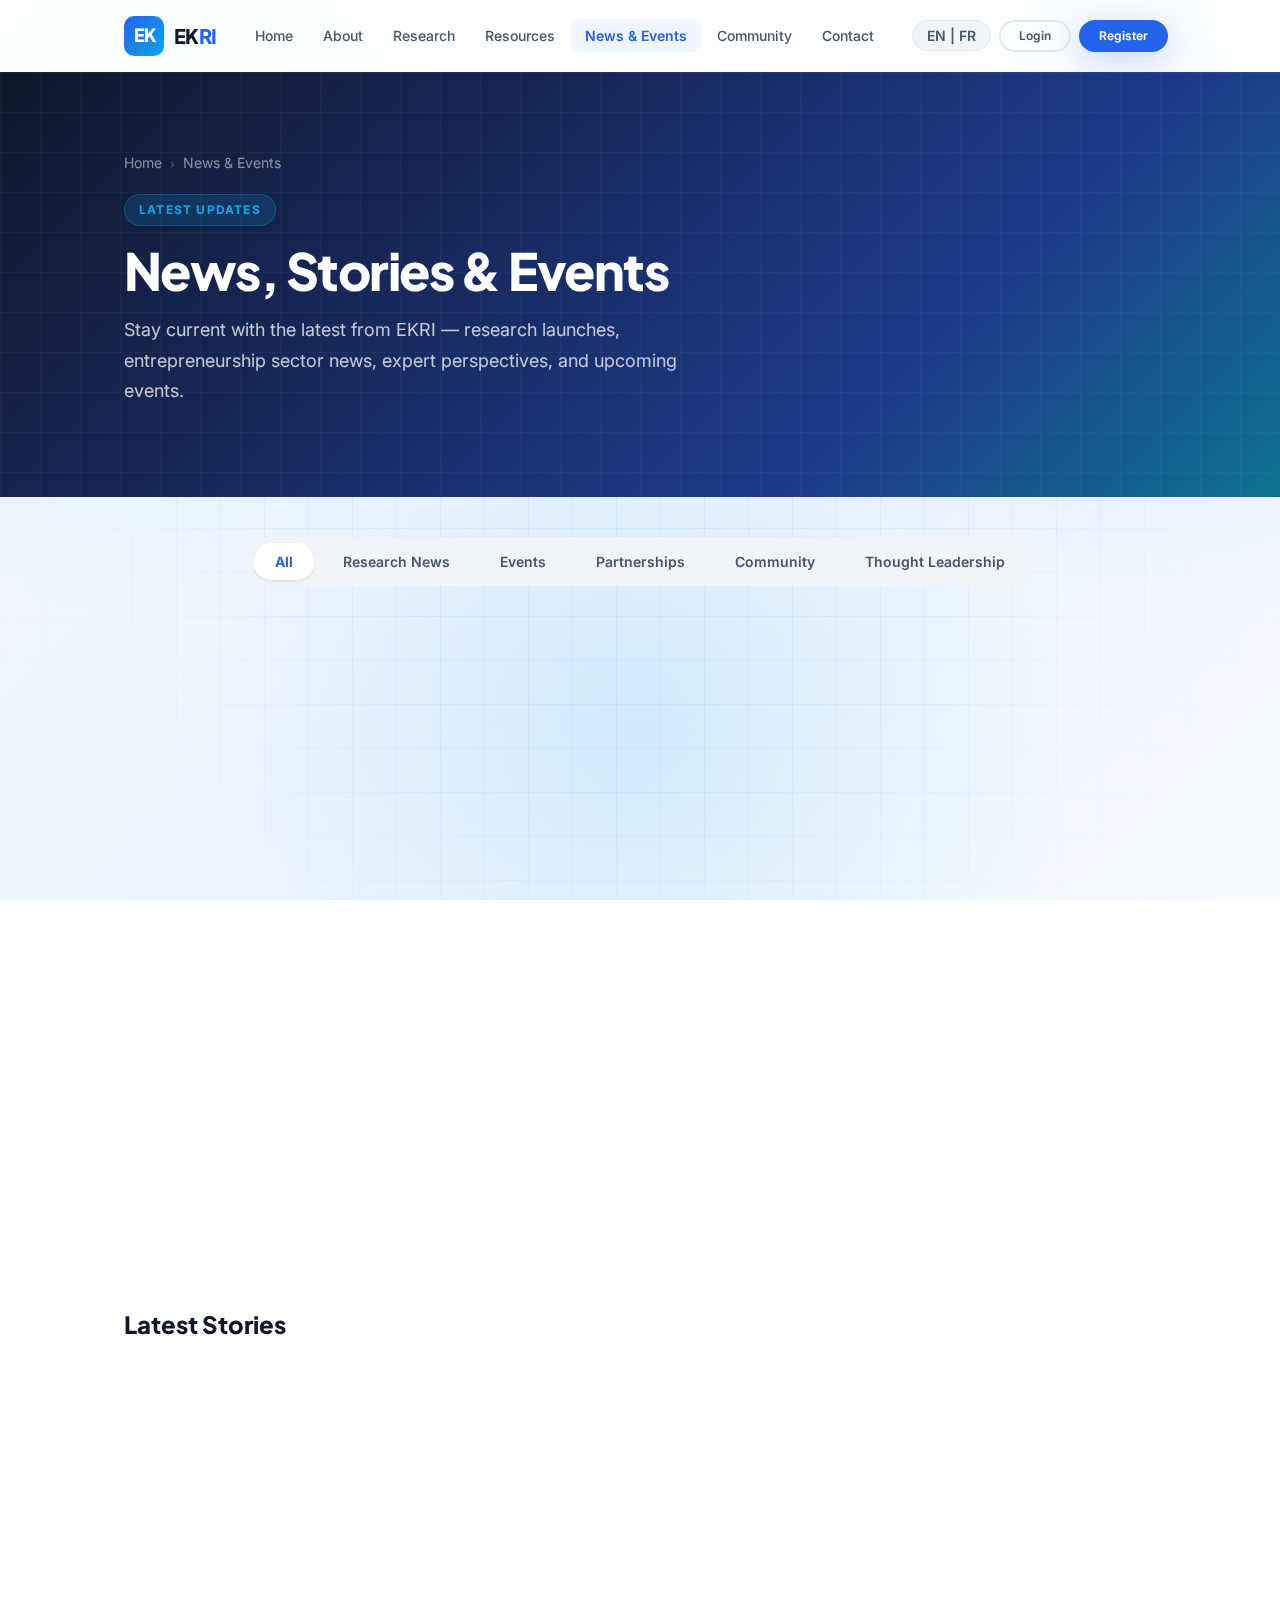
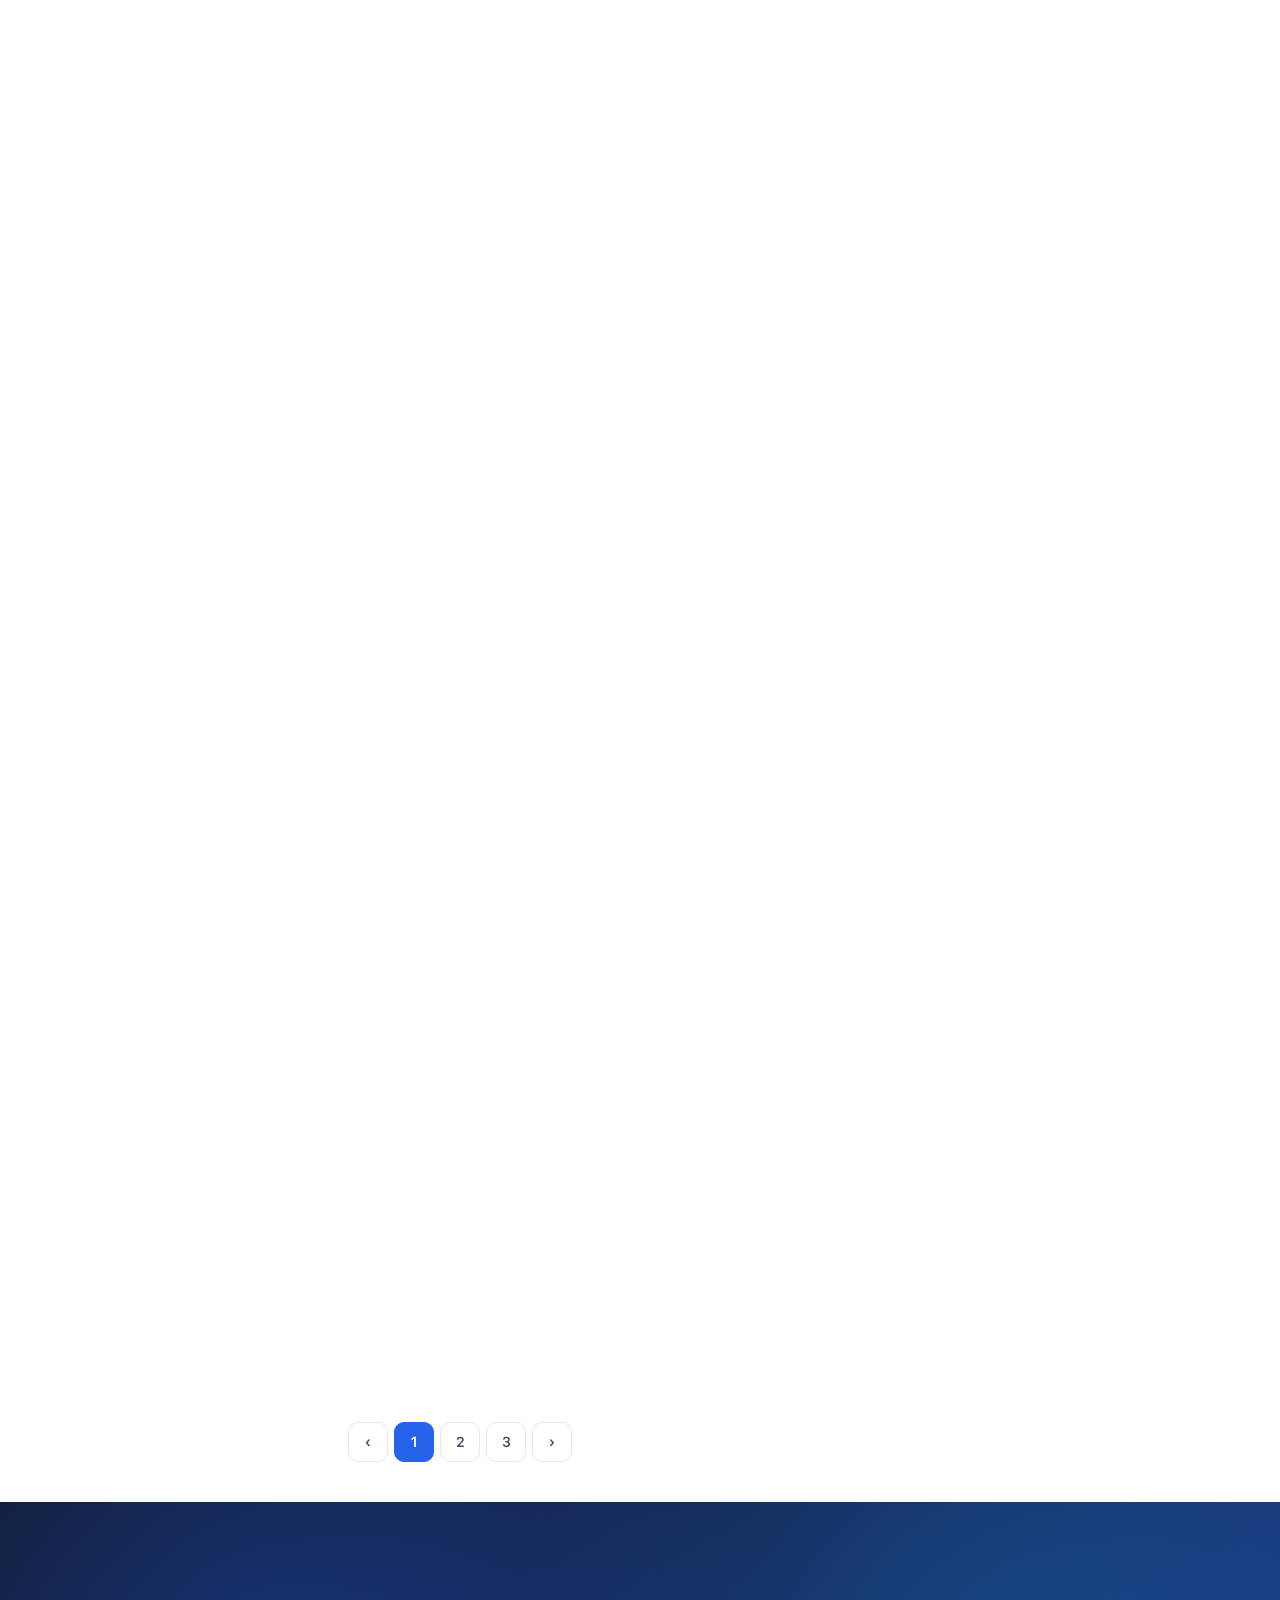
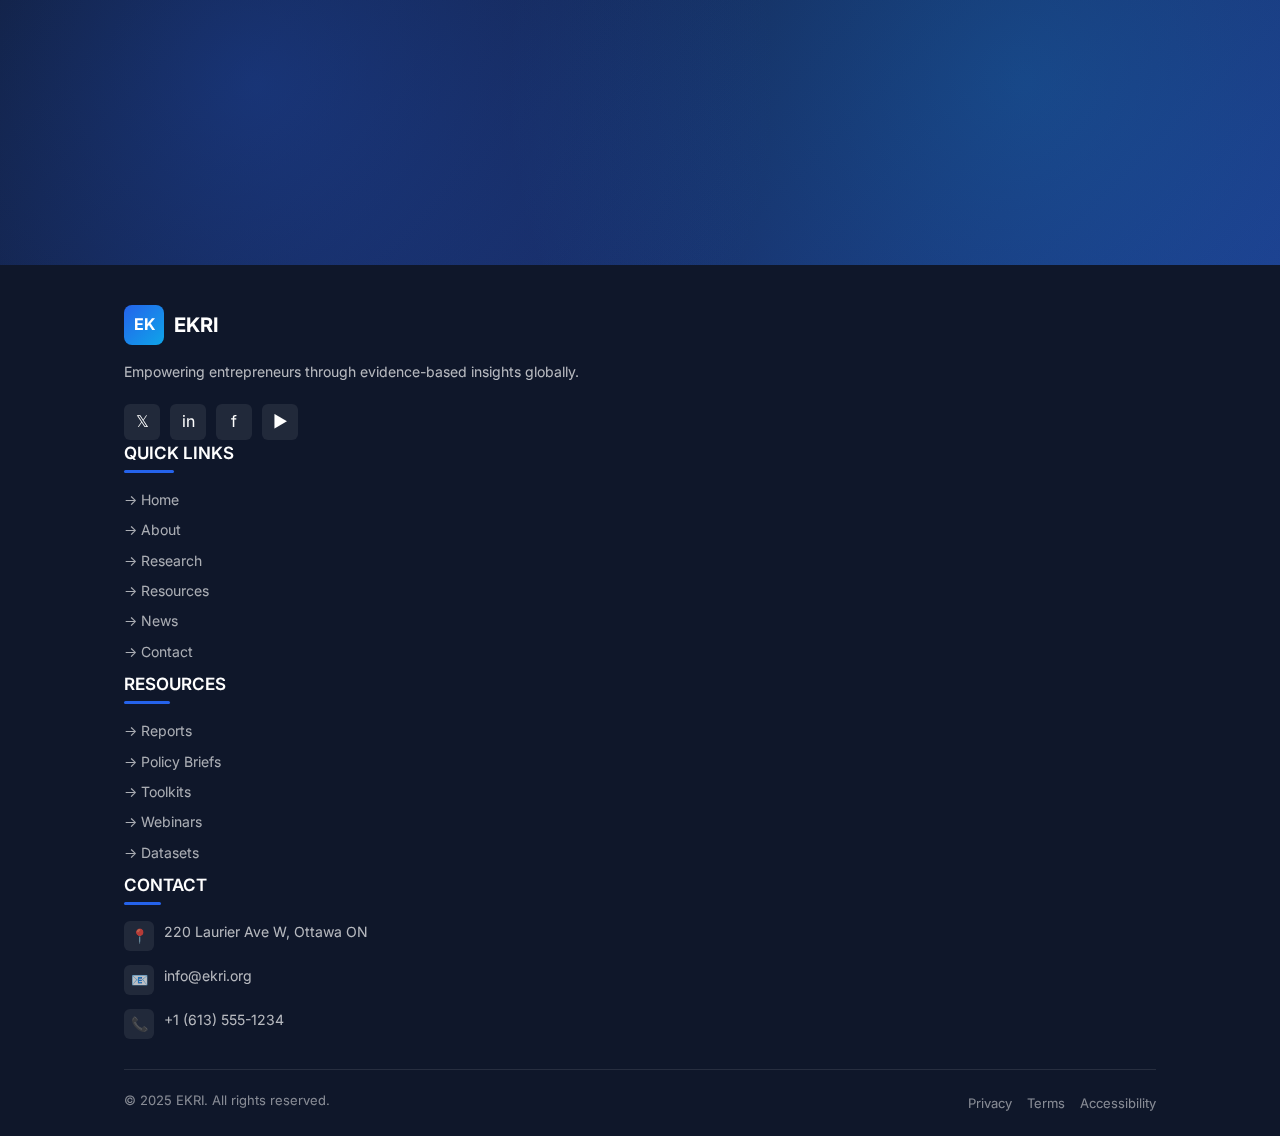
<file: news.html>
<!DOCTYPE html>
<html lang="en">
<head>
  <meta charset="UTF-8"/>
  <meta name="viewport" content="width=device-width, initial-scale=1.0"/>
  <meta name="description" content="EKRI News & Events — Latest research launches, thought leadership articles, and upcoming entrepreneurship events."/>
  <title>News &amp; Events — EKRI</title>
  <link rel="stylesheet" href="styles.css"/>
  <link href="https://fonts.googleapis.com/css2?family=Inter:wght@300;400;500;600;700;800;900&family=Plus+Jakarta+Sans:wght@400;500;600;700;800&display=swap" rel="stylesheet"/>
  <style>
    .news-layout{display:grid;grid-template-columns:1fr 320px;gap:40px;align-items:start}
    .featured-article{display:grid;grid-template-columns:1fr 1fr;gap:0;border-radius:var(--radius-xl);overflow:hidden;box-shadow:var(--shadow-xl);margin-bottom:56px;border:1px solid var(--color-border)}
    .featured-article-img{min-height:400px;position:relative}
    .featured-article-body{padding:48px;background:var(--color-bg);display:flex;flex-direction:column;justify-content:center}
    .featured-label{display:inline-block;font-size:11px;font-weight:700;letter-spacing:.1em;text-transform:uppercase;color:var(--color-primary);background:var(--color-primary-light);padding:4px 12px;border-radius:var(--radius-full);margin-bottom:16px}
    .featured-title{font-family:var(--font-display);font-size:var(--text-3xl);font-weight:800;color:var(--color-text-primary);line-height:1.2;margin-bottom:16px}
    .featured-excerpt{font-size:var(--text-base);color:var(--color-text-secondary);line-height:1.8;margin-bottom:28px}
    .featured-meta{display:flex;align-items:center;gap:16px;font-size:var(--text-sm);color:var(--color-text-muted);margin-bottom:28px}
    .featured-meta-avatar{width:36px;height:36px;border-radius:50%;background:var(--color-primary-light);display:flex;align-items:center;justify-content:center;font-size:18px}
    @media(max-width:1024px){.news-layout{grid-template-columns:1fr}.featured-article{grid-template-columns:1fr}}
    @media(max-width:768px){.featured-article-img{min-height:240px}.featured-article-body{padding:28px}}
  </style>
</head>
<body>
<a href="#main-content" class="skip-link">Skip to main content</a>
<header>
  <nav class="navbar" aria-label="Main navigation">
    <div class="container">
      <div class="nav-inner">
        <a href="index.html" class="nav-logo"><div class="nav-logo-mark">EK</div><span class="nav-logo-text">EK<span>RI</span></span></a>
        <ul class="nav-links">
          <li><a href="index.html"    class="nav-link">Home</a></li>
          <li><a href="about.html"    class="nav-link">About</a></li>
          <li><a href="research.html" class="nav-link">Research</a></li>
          <li><a href="resources.html"class="nav-link">Resources</a></li>
          <li><a href="news.html"     class="nav-link active">News &amp; Events</a></li>
          <li><a href="index.html#community" class="nav-link">Community</a></li>
          <li><a href="contact.html"  class="nav-link">Contact</a></li>
        </ul>
        <div class="nav-actions">
          <button class="lang-switch">EN | FR</button>
          <a href="#" class="btn btn--ghost btn--sm">Login</a>
          <a href="#" class="btn btn--primary btn--sm">Register</a>
          <button class="nav-toggle" aria-label="Open menu" aria-expanded="false"><span></span><span></span><span></span></button>
        </div>
      </div>
    </div>
  </nav>
  <div class="nav-drawer" role="dialog" aria-label="Navigation menu">
    <div class="nav-drawer-inner">
      <a href="index.html"    class="nav-link">Home</a>
      <a href="about.html"    class="nav-link">About</a>
      <a href="research.html" class="nav-link">Research</a>
      <a href="resources.html"class="nav-link">Resources</a>
      <a href="news.html"     class="nav-link active">News &amp; Events</a>
      <a href="contact.html"  class="nav-link">Contact</a>
      <div class="nav-actions"><button class="lang-switch">EN | FR</button><a href="#" class="btn btn--ghost w-full">Login</a><a href="#" class="btn btn--primary w-full">Register</a></div>
    </div>
  </div>
</header>

<main id="main-content">
  <!-- PAGE HERO -->
  <section class="page-hero">
    <div class="container">
      <div class="page-hero-inner">
        <nav class="breadcrumbs" aria-label="Breadcrumb">
          <span class="breadcrumb-item"><a href="index.html">Home</a></span>
          <span class="breadcrumb-sep">›</span>
          <span class="breadcrumb-item">News &amp; Events</span>
        </nav>
        <span class="page-hero-label">Latest Updates</span>
        <h1 class="page-hero-title">News, Stories &amp; Events</h1>
        <p class="page-hero-subtitle">Stay current with the latest from EKRI — research launches, entrepreneurship sector news, expert perspectives, and upcoming events.</p>
      </div>
    </div>
  </section>

  <!-- MAIN CONTENT -->
  <section class="section">
    <div class="container">

      <!-- Category Filter -->
      <div class="tabs-bar" role="tablist" style="margin-bottom:48px">
        <button class="tab-btn active">All</button>
        <button class="tab-btn">Research News</button>
        <button class="tab-btn">Events</button>
        <button class="tab-btn">Partnerships</button>
        <button class="tab-btn">Community</button>
        <button class="tab-btn">Thought Leadership</button>
      </div>

      <!-- Featured Article -->
      <article class="featured-article animate-fade-in-up" aria-label="Featured article">
        <div class="featured-article-img gradient-research" style="display:flex;align-items:center;justify-content:center;font-size:80px" aria-hidden="true">📰</div>
        <div class="featured-article-body">
          <span class="featured-label">⭐ Featured Story</span>
          <h2 class="featured-title">EKRI Releases Landmark Study on Indigenous Entrepreneurship Barriers in North America</h2>
          <div class="featured-meta">
            <div class="featured-meta-avatar">👩🏻</div>
            <div>
              <p style="font-weight:600;color:var(--color-text-primary)">Dr. Sarah Blackwood</p>
              <p>March 15, 2025 · 8 min read</p>
            </div>
          </div>
          <p class="featured-excerpt">Our most comprehensive study to date unveils systemic gaps in entrepreneurship support infrastructure for Indigenous communities. The research — spanning 3 years and 400 interviews — identifies six structural barriers and provides a concrete 10-point policy framework.</p>
          <div style="display:flex;gap:12px;flex-wrap:wrap">
            <a href="#" class="btn btn--primary">Read Full Story</a>
            <a href="#" class="btn btn--ghost">Download Report</a>
          </div>
        </div>
      </article>

      <!-- News Layout: Grid + Sidebar -->
      <div class="news-layout">
        <!-- News Grid -->
        <div>
          <h2 style="font-family:var(--font-display);font-size:var(--text-2xl);font-weight:800;color:var(--color-text-primary);margin-bottom:28px">Latest Stories</h2>
          <div class="grid-2" style="gap:24px">
            <!-- 6 News Cards -->
            <article class="news-card animate-fade-in-up">
              <div class="news-card-img"><div class="img-placeholder gradient-research" style="height:100%"></div><div class="news-date-badge"><div class="day">15</div><div class="month">Mar</div></div></div>
              <div class="news-card-body">
                <div class="card-meta"><span class="badge badge--blue">Research</span></div>
                <h3 class="news-card-title">EKRI Releases Landmark Indigenous Entrepreneurship Study</h3>
                <p class="news-card-excerpt">Unveiling systemic gaps and a 10-point policy framework based on 400+ interviews across Canada and the US.</p>
                <a href="#" class="card-link">Read More <svg xmlns="http://www.w3.org/2000/svg" fill="none" viewBox="0 0 24 24" stroke-width="2.5" stroke="currentColor"><path stroke-linecap="round" stroke-linejoin="round" d="M13.5 4.5L21 12m0 0l-7.5 7.5M21 12H3"/></svg></a>
              </div>
            </article>

            <article class="news-card animate-fade-in-up delay-100">
              <div class="news-card-img"><div class="img-placeholder gradient-news" style="height:100%"></div><div class="news-date-badge"><div class="day">08</div><div class="month">Mar</div></div></div>
              <div class="news-card-body">
                <div class="card-meta"><span class="badge badge--purple">Event</span></div>
                <h3 class="news-card-title">Annual Entrepreneurship Summit 2025: Keynote Speakers Announced</h3>
                <p class="news-card-excerpt">Join 500+ leaders for 3 days of research presentations, workshops, and networking in Ottawa, June 12–14.</p>
                <a href="#" class="card-link">Register Now <svg xmlns="http://www.w3.org/2000/svg" fill="none" viewBox="0 0 24 24" stroke-width="2.5" stroke="currentColor"><path stroke-linecap="round" stroke-linejoin="round" d="M13.5 4.5L21 12m0 0l-7.5 7.5M21 12H3"/></svg></a>
              </div>
            </article>

            <article class="news-card animate-fade-in-up">
              <div class="news-card-img"><div class="img-placeholder gradient-green" style="height:100%"></div><div class="news-date-badge"><div class="day">28</div><div class="month">Feb</div></div></div>
              <div class="news-card-body">
                <div class="card-meta"><span class="badge badge--green">Partnership</span></div>
                <h3 class="news-card-title">EKRI Partners with UN Women on $5M Research Initiative</h3>
                <p class="news-card-excerpt">A landmark 3-year partnership funding field research and policy advocacy across 10 developing nations.</p>
                <a href="#" class="card-link">Read More <svg xmlns="http://www.w3.org/2000/svg" fill="none" viewBox="0 0 24 24" stroke-width="2.5" stroke="currentColor"><path stroke-linecap="round" stroke-linejoin="round" d="M13.5 4.5L21 12m0 0l-7.5 7.5M21 12H3"/></svg></a>
              </div>
            </article>

            <article class="news-card animate-fade-in-up delay-100">
              <div class="news-card-img"><div class="img-placeholder gradient-event" style="height:100%"></div><div class="news-date-badge"><div class="day">20</div><div class="month">Feb</div></div></div>
              <div class="news-card-body">
                <div class="card-meta"><span class="badge badge--orange">Thought Leadership</span></div>
                <h3 class="news-card-title">Op-Ed: Why Inclusive Entrepreneurship Policy Is Good Economics</h3>
                <p class="news-card-excerpt">EKRI Director James Amara argues that diversity in entrepreneurship creates measurable macroeconomic gains.</p>
                <a href="#" class="card-link">Read More <svg xmlns="http://www.w3.org/2000/svg" fill="none" viewBox="0 0 24 24" stroke-width="2.5" stroke="currentColor"><path stroke-linecap="round" stroke-linejoin="round" d="M13.5 4.5L21 12m0 0l-7.5 7.5M21 12H3"/></svg></a>
              </div>
            </article>

            <article class="news-card animate-fade-in-up">
              <div class="news-card-img"><div class="img-placeholder gradient-purple" style="height:100%"></div><div class="news-date-badge"><div class="day">14</div><div class="month">Feb</div></div></div>
              <div class="news-card-body">
                <div class="card-meta"><span class="badge badge--cyan">Community</span></div>
                <h3 class="news-card-title">EKRI Community Reaches 10,000 Member Milestone</h3>
                <p class="news-card-excerpt">Celebrating a growing global community of entrepreneurs, researchers, and advocates from 25+ countries.</p>
                <a href="#" class="card-link">Read More <svg xmlns="http://www.w3.org/2000/svg" fill="none" viewBox="0 0 24 24" stroke-width="2.5" stroke="currentColor"><path stroke-linecap="round" stroke-linejoin="round" d="M13.5 4.5L21 12m0 0l-7.5 7.5M21 12H3"/></svg></a>
              </div>
            </article>

            <article class="news-card animate-fade-in-up delay-100">
              <div class="news-card-img"><div class="img-placeholder gradient-research" style="height:100%"></div><div class="news-date-badge"><div class="day">05</div><div class="month">Feb</div></div></div>
              <div class="news-card-body">
                <div class="card-meta"><span class="badge badge--blue">Research</span></div>
                <h3 class="news-card-title">New Dataset: Decade of Women-Led VC Financing Now Available</h3>
                <p class="news-card-excerpt">Free download: 10-year longitudinal dataset tracking venture capital in women-founded companies across G20 nations.</p>
                <a href="#" class="card-link">Read More <svg xmlns="http://www.w3.org/2000/svg" fill="none" viewBox="0 0 24 24" stroke-width="2.5" stroke="currentColor"><path stroke-linecap="round" stroke-linejoin="round" d="M13.5 4.5L21 12m0 0l-7.5 7.5M21 12H3"/></svg></a>
              </div>
            </article>
          </div>

          <!-- Pagination -->
          <nav class="pagination" aria-label="News pagination">
            <button class="page-btn">‹</button>
            <button class="page-btn active" aria-current="page">1</button>
            <button class="page-btn">2</button>
            <button class="page-btn">3</button>
            <button class="page-btn">›</button>
          </nav>
        </div>

        <!-- Events Sidebar -->
        <aside class="sidebar animate-fade-in-up delay-200" aria-label="Upcoming events and categories">
          <!-- Upcoming Events -->
          <div class="sidebar-widget">
            <h2 class="sidebar-title">📅 Upcoming Events</h2>
            <div>
              <div class="event-item">
                <div class="event-date-box"><div class="event-date-day">12</div><div class="event-date-month">Jun</div></div>
                <div>
                  <p class="event-info-title">EKRI Annual Summit 2025</p>
                  <p class="event-info-meta">📍 Ottawa Convention Centre · 3 Days</p>
                </div>
              </div>
              <div class="event-item">
                <div class="event-date-box"><div class="event-date-day">24</div><div class="event-date-month">Apr</div></div>
                <div>
                  <p class="event-info-title">Webinar: AI Tools for Entrepreneurs</p>
                  <p class="event-info-meta">💻 Online · 90 min</p>
                </div>
              </div>
              <div class="event-item">
                <div class="event-date-box"><div class="event-date-day">08</div><div class="event-date-month">May</div></div>
                <div>
                  <p class="event-info-title">Women's Entrepreneurship Roundtable</p>
                  <p class="event-info-meta">📍 Toronto, ON · Half Day</p>
                </div>
              </div>
              <div class="event-item">
                <div class="event-date-box"><div class="event-date-day">19</div><div class="event-date-month">May</div></div>
                <div>
                  <p class="event-info-title">Policy Forum: Indigenous Enterprise</p>
                  <p class="event-info-meta">📍 Vancouver, BC · Full Day</p>
                </div>
              </div>
              <div class="event-item">
                <div class="event-date-box"><div class="event-date-day">03</div><div class="event-date-month">Jun</div></div>
                <div>
                  <p class="event-info-title">Startup Ecosystem Deep Dive Webinar</p>
                  <p class="event-info-meta">💻 Online · 60 min</p>
                </div>
              </div>
            </div>
            <div style="margin-top:16px"><a href="#" class="btn btn--outlined btn--sm w-full" style="justify-content:center">View Full Calendar</a></div>
          </div>

          <!-- Categories -->
          <div class="sidebar-widget">
            <h2 class="sidebar-title">📁 News Categories</h2>
            <div class="category-list">
              <div class="category-item"><span class="category-name">Research News</span><span class="category-count">64</span></div>
              <div class="category-item"><span class="category-name">Events</span><span class="category-count">48</span></div>
              <div class="category-item"><span class="category-name">Partnerships</span><span class="category-count">31</span></div>
              <div class="category-item"><span class="category-name">Community</span><span class="category-count">27</span></div>
              <div class="category-item"><span class="category-name">Thought Leadership</span><span class="category-count">22</span></div>
              <div class="category-item"><span class="category-name">Media Coverage</span><span class="category-count">18</span></div>
            </div>
          </div>

          <!-- Newsletter -->
          <div class="sidebar-widget" style="background:var(--color-primary-light);border-color:var(--color-primary)">
            <p style="font-weight:700;font-size:var(--text-base);margin-bottom:8px;color:var(--color-primary)">📬 Weekly Digest</p>
            <p style="font-size:var(--text-sm);color:var(--color-text-secondary);margin-bottom:16px">Get top stories and upcoming events delivered every Monday.</p>
            <form aria-label="Weekly digest subscription">
              <input type="email" class="form-input" placeholder="Your email…" aria-label="Email for weekly digest" style="margin-bottom:10px" required/>
              <button type="submit" class="btn btn--primary btn--sm w-full" style="justify-content:center">Subscribe</button>
            </form>
          </div>
        </aside>
      </div>
    </div>
  </section>

  <!-- NEWSLETTER FULL WIDTH -->
  <section class="newsletter-section section--sm">
    <div class="container">
      <div class="newsletter-inner animate-fade-in-up">
        <span class="section-label" style="background:rgba(255,255,255,0.15);color:#fff">Stay Connected</span>
        <h2 class="newsletter-title">Never Miss an Update</h2>
        <p class="newsletter-subtitle">Join 10,000+ people who receive EKRI's monthly research digest and event announcements.</p>
        <form class="newsletter-form" aria-label="Newsletter subscription">
          <input type="email" class="form-input" placeholder="Enter your email address" aria-label="Email address" required/>
          <button type="submit" class="btn btn--white">Subscribe Free</button>
        </form>
      </div>
    </div>
  </section>
</main>

<footer class="footer">
  <div class="container">
    <div class="footer-grid">
      <div class="footer-brand"><div class="footer-logo"><div class="footer-logo-mark">EK</div><span class="footer-logo-text">EKRI</span></div><p class="footer-desc">Empowering entrepreneurs through evidence-based insights globally.</p><div class="social-links"><a href="#" class="social-link">𝕏</a><a href="#" class="social-link">in</a><a href="#" class="social-link">f</a><a href="#" class="social-link">▶</a></div></div>
      <div><h3 class="footer-col-title">Quick Links</h3><ul class="footer-links"><li><a href="index.html" class="footer-link">→ Home</a></li><li><a href="about.html" class="footer-link">→ About</a></li><li><a href="research.html" class="footer-link">→ Research</a></li><li><a href="resources.html" class="footer-link">→ Resources</a></li><li><a href="news.html" class="footer-link">→ News</a></li><li><a href="contact.html" class="footer-link">→ Contact</a></li></ul></div>
      <div><h3 class="footer-col-title">Resources</h3><ul class="footer-links"><li><a href="resources.html" class="footer-link">→ Reports</a></li><li><a href="resources.html" class="footer-link">→ Policy Briefs</a></li><li><a href="resources.html" class="footer-link">→ Toolkits</a></li><li><a href="resources.html" class="footer-link">→ Webinars</a></li><li><a href="resources.html" class="footer-link">→ Datasets</a></li></ul></div>
      <div><h3 class="footer-col-title">Contact</h3><div class="footer-contact-item"><div class="footer-contact-icon">📍</div><div>220 Laurier Ave W, Ottawa ON</div></div><div class="footer-contact-item"><div class="footer-contact-icon">📧</div><div>info@ekri.org</div></div><div class="footer-contact-item"><div class="footer-contact-icon">📞</div><div>+1 (613) 555-1234</div></div></div>
    </div>
    <div class="footer-bottom"><p class="footer-bottom-text">© 2025 EKRI. All rights reserved.</p><div class="footer-bottom-links"><a href="#" class="footer-bottom-link">Privacy</a><a href="#" class="footer-bottom-link">Terms</a><a href="#" class="footer-bottom-link">Accessibility</a></div></div>
  </div>
</footer>
<button id="back-to-top" aria-label="Back to top">↑</button>
<script src="main.js"></script>
</body>
</html>
</file>
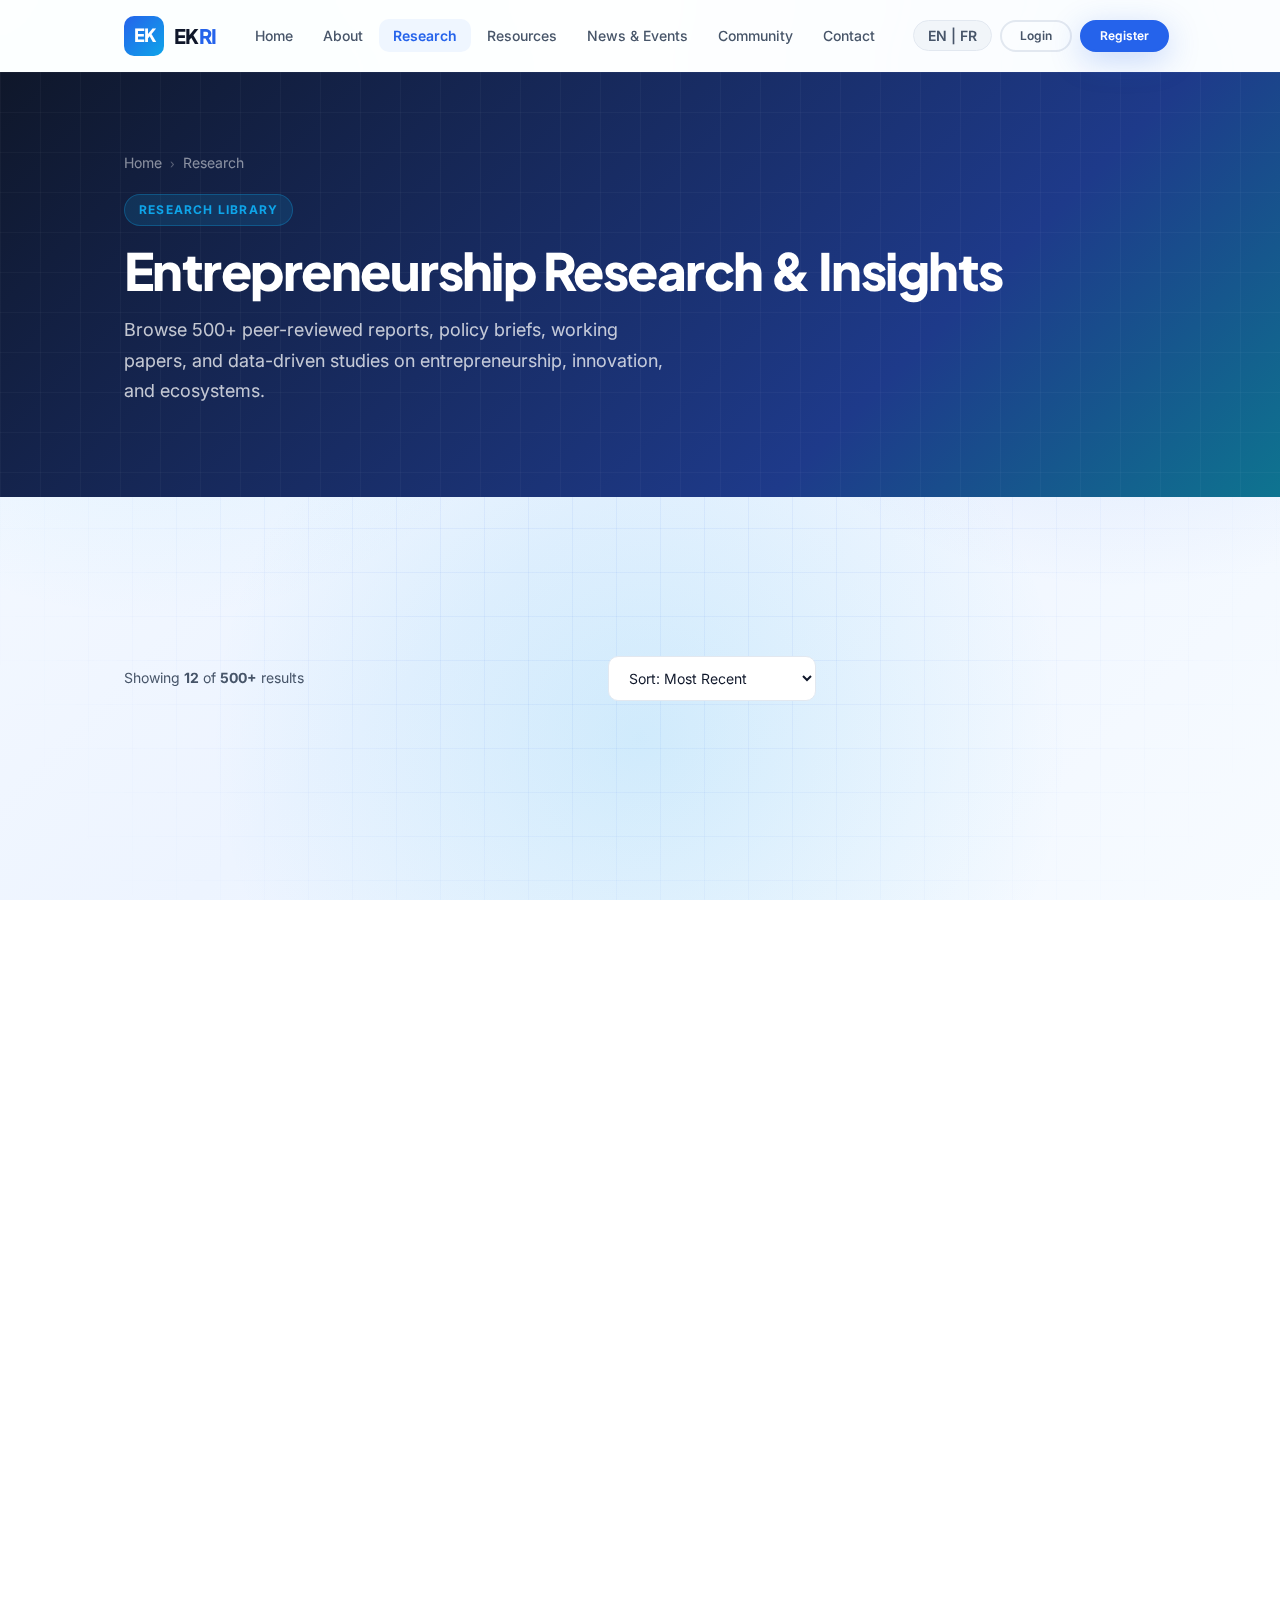
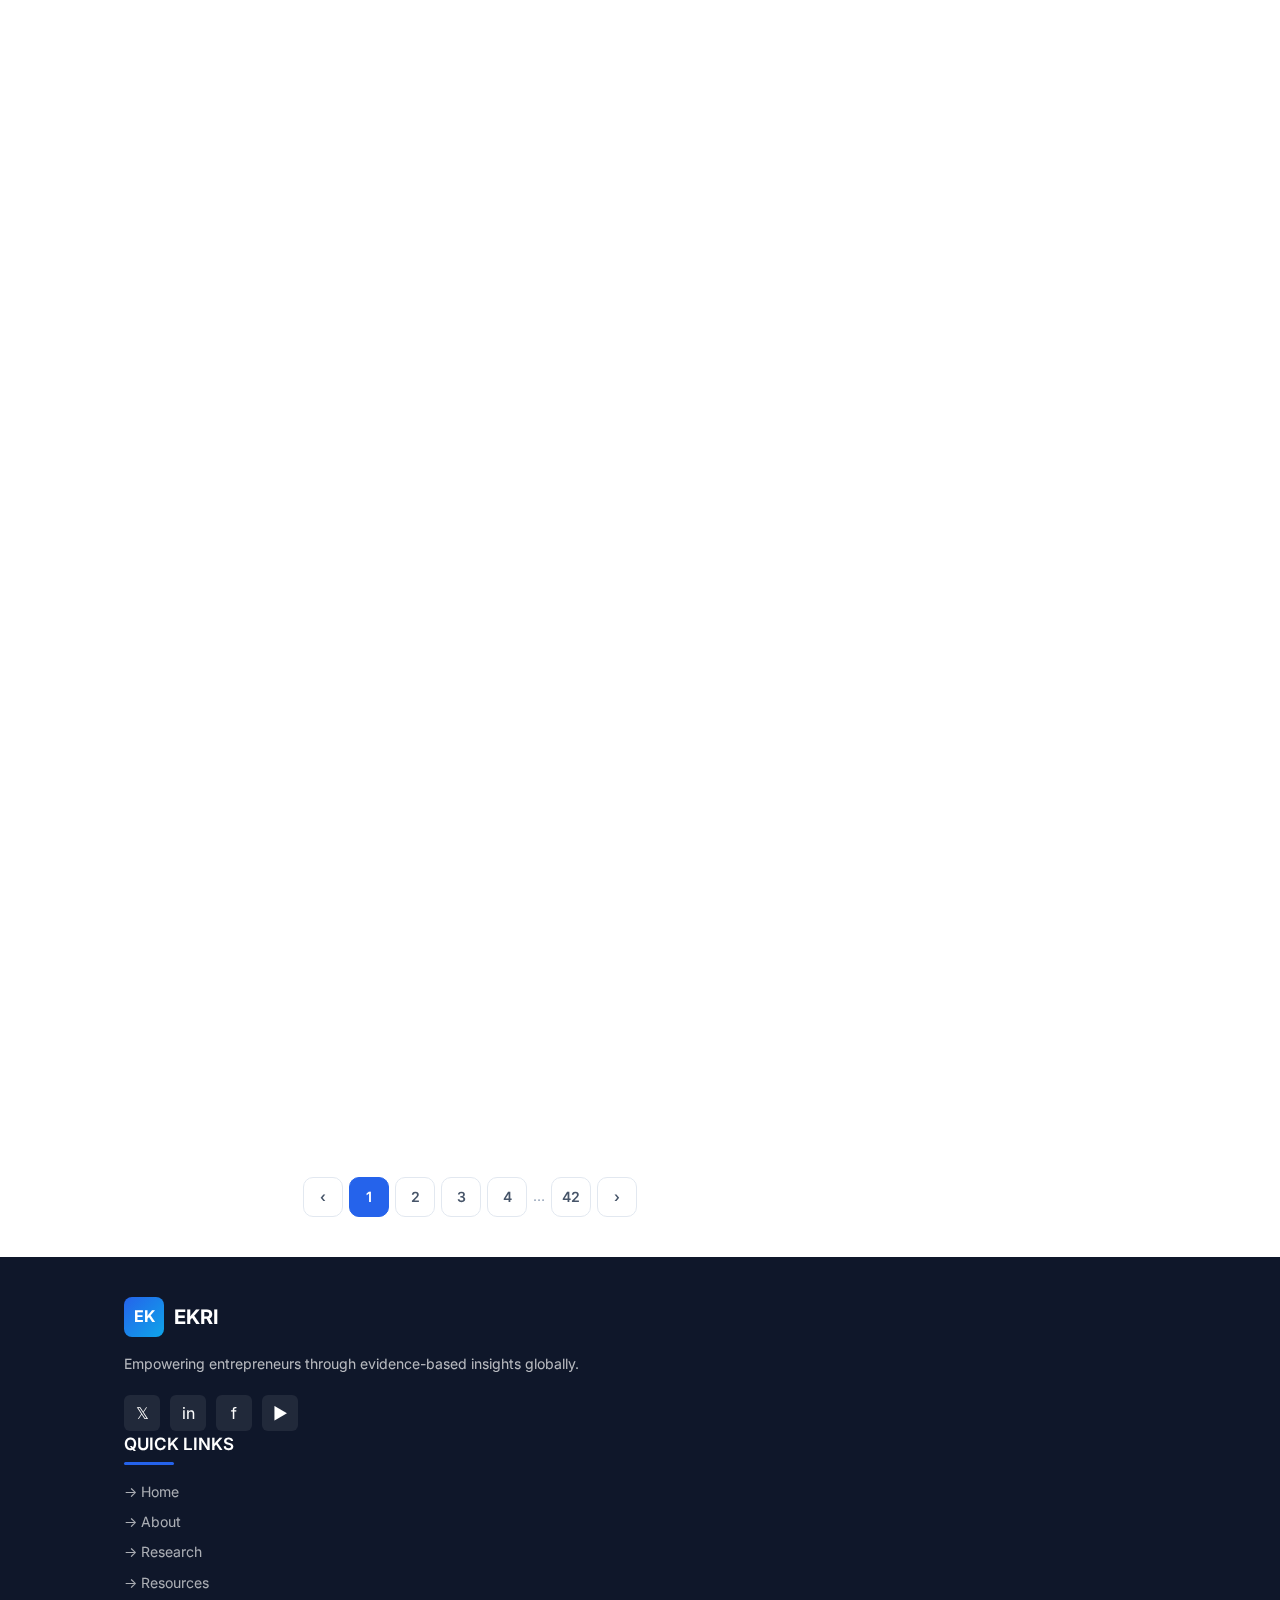
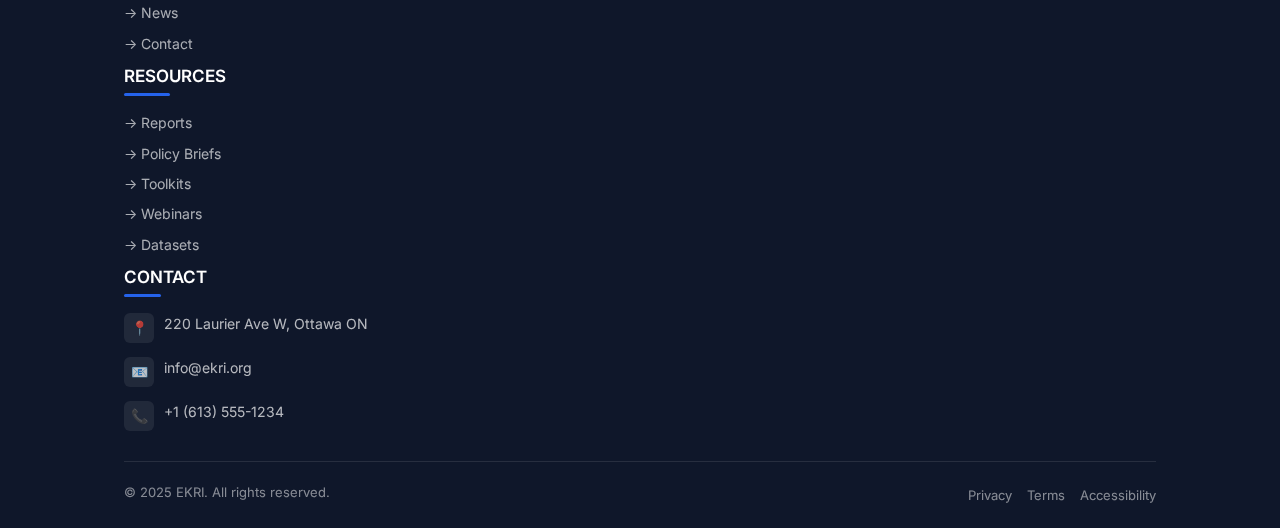
<file: research.html>
<!DOCTYPE html>
<html lang="en">
<head>
  <meta charset="UTF-8"/>
  <meta name="viewport" content="width=device-width, initial-scale=1.0"/>
  <meta name="description" content="EKRI Research — Browse our full library of peer-reviewed entrepreneurship research reports, policy briefs, and studies."/>
  <title>Research — EKRI</title>
  <link rel="stylesheet" href="styles.css"/>
  <link href="https://fonts.googleapis.com/css2?family=Inter:wght@300;400;500;600;700;800;900&family=Plus+Jakarta+Sans:wght@400;500;600;700;800&display=swap" rel="stylesheet"/>
  <style>
    .research-layout{display:grid;grid-template-columns:1fr 300px;gap:40px;align-items:start}
    .research-grid-main{display:grid;grid-template-columns:repeat(2,1fr);gap:24px}
    @media(max-width:1024px){.research-layout{grid-template-columns:1fr}.research-grid-main{grid-template-columns:1fr 1fr}}
    @media(max-width:640px){.research-grid-main{grid-template-columns:1fr}}
  </style>
</head>
<body>
<a href="#main-content" class="skip-link">Skip to main content</a>

<!-- NAVBAR -->
<header>
  <nav class="navbar" aria-label="Main navigation">
    <div class="container">
      <div class="nav-inner">
        <a href="index.html" class="nav-logo"><div class="nav-logo-mark">EK</div><span class="nav-logo-text">EK<span>RI</span></span></a>
        <ul class="nav-links">
          <li><a href="index.html"    class="nav-link">Home</a></li>
          <li><a href="about.html"    class="nav-link">About</a></li>
          <li><a href="research.html" class="nav-link active">Research</a></li>
          <li><a href="resources.html"class="nav-link">Resources</a></li>
          <li><a href="news.html"     class="nav-link">News &amp; Events</a></li>
          <li><a href="index.html#community" class="nav-link">Community</a></li>
          <li><a href="contact.html"  class="nav-link">Contact</a></li>
        </ul>
        <div class="nav-actions">
          <button class="lang-switch">EN | FR</button>
          <a href="#" class="btn btn--ghost btn--sm">Login</a>
          <a href="#" class="btn btn--primary btn--sm">Register</a>
          <button class="nav-toggle" aria-label="Open menu" aria-expanded="false"><span></span><span></span><span></span></button>
        </div>
      </div>
    </div>
  </nav>
  <div class="nav-drawer" role="dialog" aria-label="Navigation menu">
    <div class="nav-drawer-inner">
      <a href="index.html"    class="nav-link">Home</a>
      <a href="about.html"    class="nav-link">About</a>
      <a href="research.html" class="nav-link active">Research</a>
      <a href="resources.html"class="nav-link">Resources</a>
      <a href="news.html"     class="nav-link">News &amp; Events</a>
      <a href="contact.html"  class="nav-link">Contact</a>
      <div class="nav-actions"><button class="lang-switch">EN | FR</button><a href="#" class="btn btn--ghost w-full">Login</a><a href="#" class="btn btn--primary w-full">Register</a></div>
    </div>
  </div>
</header>

<main id="main-content">
  <!-- PAGE HERO -->
  <section class="page-hero">
    <div class="container">
      <div class="page-hero-inner">
        <nav class="breadcrumbs" aria-label="Breadcrumb">
          <span class="breadcrumb-item"><a href="index.html">Home</a></span>
          <span class="breadcrumb-sep">›</span>
          <span class="breadcrumb-item">Research</span>
        </nav>
        <span class="page-hero-label">Research Library</span>
        <h1 class="page-hero-title">Entrepreneurship Research &amp; Insights</h1>
        <p class="page-hero-subtitle">Browse 500+ peer-reviewed reports, policy briefs, working papers, and data-driven studies on entrepreneurship, innovation, and ecosystems.</p>
      </div>
    </div>
  </section>

  <!-- FILTER + CONTENT -->
  <section class="section">
    <div class="container">
      <!-- Filter Bar -->
      <div class="filter-bar animate-fade-in-up" role="search" aria-label="Research filters">
        <div class="filter-search" style="flex:2">
          <input type="search" placeholder="Search research topics, authors, keywords…" aria-label="Search research"/>
          <button aria-label="Search">🔍</button>
        </div>
        <select class="form-select" aria-label="Filter by topic">
          <option value="">All Topics</option>
          <option>Women's Entrepreneurship</option>
          <option>Financing &amp; Capital</option>
          <option>Innovation &amp; Technology</option>
          <option>Policy &amp; Ecosystems</option>
          <option>Social Enterprise</option>
          <option>Rural &amp; Indigenous</option>
          <option>Youth Entrepreneurship</option>
        </select>
        <select class="form-select" aria-label="Filter by year">
          <option value="">All Years</option>
          <option>2025</option>
          <option>2024</option>
          <option>2023</option>
          <option>2022</option>
          <option>2021</option>
        </select>
        <select class="form-select" aria-label="Filter by type">
          <option value="">All Types</option>
          <option>Research Report</option>
          <option>Policy Brief</option>
          <option>Working Paper</option>
          <option>Data Study</option>
          <option>Literature Review</option>
        </select>
        <button class="btn btn--primary btn--sm">Apply Filters</button>
      </div>

      <!-- Layout: Main + Sidebar -->
      <div class="research-layout">
        <!-- Research Grid -->
        <div>
          <div style="display:flex;align-items:center;justify-content:space-between;margin-bottom:24px;flex-wrap:wrap;gap:12px">
            <p style="font-size:var(--text-sm);color:var(--color-text-secondary)">Showing <strong>12</strong> of <strong>500+</strong> results</p>
            <select class="form-select" style="width:auto" aria-label="Sort results">
              <option>Sort: Most Recent</option>
              <option>Sort: Most Cited</option>
              <option>Sort: Most Downloaded</option>
            </select>
          </div>

          <div class="research-grid-main">
            <!-- Cards 1-8 -->
            <article class="card animate-fade-in-up">
              <div class="card-img-wrap"><div class="img-placeholder gradient-research"><svg xmlns="http://www.w3.org/2000/svg" fill="none" viewBox="0 0 24 24" stroke-width="1.5" stroke="rgba(255,255,255,0.8)"><path stroke-linecap="round" stroke-linejoin="round" d="M3.75 3v11.25A2.25 2.25 0 006 16.5h2.25M3.75 3h-1.5m1.5 0h16.5m0 0h1.5m-1.5 0v11.25A2.25 2.25 0 0118 16.5h-2.25m-7.5 0h7.5"/></svg></div></div>
              <div class="card-body">
                <div class="card-meta"><span class="badge badge--blue">Policy Brief</span><span style="font-size:var(--text-xs);color:var(--color-text-muted)">Mar 2025</span></div>
                <h2 class="card-title">Financing Gaps for Women Entrepreneurs in the Digital Economy</h2>
                <p class="card-excerpt">Examines persistent financing disparities facing women-led ventures across 18 markets with concrete policy interventions.</p>
                <a href="#" class="card-link">Read Full Report <svg xmlns="http://www.w3.org/2000/svg" fill="none" viewBox="0 0 24 24" stroke-width="2.5" stroke="currentColor"><path stroke-linecap="round" stroke-linejoin="round" d="M13.5 4.5L21 12m0 0l-7.5 7.5M21 12H3"/></svg></a>
              </div>
            </article>

            <article class="card animate-fade-in-up delay-100">
              <div class="card-img-wrap"><div class="img-placeholder gradient-green"><svg xmlns="http://www.w3.org/2000/svg" fill="none" viewBox="0 0 24 24" stroke-width="1.5" stroke="rgba(255,255,255,0.8)"><path stroke-linecap="round" stroke-linejoin="round" d="M12 18v-5.25m0 0a6.01 6.01 0 001.5-.189m-1.5.189a6.01 6.01 0 01-1.5-.189m3.75 7.478a12.06 12.06 0 01-4.5 0"/></svg></div></div>
              <div class="card-body">
                <div class="card-meta"><span class="badge badge--green">Innovation</span><span style="font-size:var(--text-xs);color:var(--color-text-muted)">Feb 2025</span></div>
                <h2 class="card-title">AI Adoption Among SMEs: 2025 Landscape Report</h2>
                <p class="card-excerpt">Surveying 3,000+ SMEs across North America and Europe on adoption rates, barriers, and strategic AI opportunities.</p>
                <a href="#" class="card-link">Read Full Report <svg xmlns="http://www.w3.org/2000/svg" fill="none" viewBox="0 0 24 24" stroke-width="2.5" stroke="currentColor"><path stroke-linecap="round" stroke-linejoin="round" d="M13.5 4.5L21 12m0 0l-7.5 7.5M21 12H3"/></svg></a>
              </div>
            </article>

            <article class="card animate-fade-in-up">
              <div class="card-img-wrap"><div class="img-placeholder gradient-purple"><svg xmlns="http://www.w3.org/2000/svg" fill="none" viewBox="0 0 24 24" stroke-width="1.5" stroke="rgba(255,255,255,0.8)"><path stroke-linecap="round" stroke-linejoin="round" d="M18 18.72a9.094 9.094 0 003.741-.479 3 3 0 00-4.682-2.72"/></svg></div></div>
              <div class="card-body">
                <div class="card-meta"><span class="badge badge--purple">Ecosystem</span><span style="font-size:var(--text-xs);color:var(--color-text-muted)">Jan 2025</span></div>
                <h2 class="card-title">Building Inclusive Entrepreneurship Ecosystems: 12 City Study</h2>
                <p class="card-excerpt">Comparative analysis of startup ecosystems identifying structural conditions that enable diverse entrepreneurship to flourish.</p>
                <a href="#" class="card-link">Read Full Report <svg xmlns="http://www.w3.org/2000/svg" fill="none" viewBox="0 0 24 24" stroke-width="2.5" stroke="currentColor"><path stroke-linecap="round" stroke-linejoin="round" d="M13.5 4.5L21 12m0 0l-7.5 7.5M21 12H3"/></svg></a>
              </div>
            </article>

            <article class="card animate-fade-in-up delay-100">
              <div class="card-img-wrap"><div class="img-placeholder gradient-event"></div></div>
              <div class="card-body">
                <div class="card-meta"><span class="badge badge--orange">Social Enterprise</span><span style="font-size:var(--text-xs);color:var(--color-text-muted)">Dec 2024</span></div>
                <h2 class="card-title">The Social Return on Entrepreneurship: Measuring Non-Financial Impact</h2>
                <p class="card-excerpt">Framework and case studies for quantifying the social and community value created by purpose-driven ventures.</p>
                <a href="#" class="card-link">Read Full Report <svg xmlns="http://www.w3.org/2000/svg" fill="none" viewBox="0 0 24 24" stroke-width="2.5" stroke="currentColor"><path stroke-linecap="round" stroke-linejoin="round" d="M13.5 4.5L21 12m0 0l-7.5 7.5M21 12H3"/></svg></a>
              </div>
            </article>

            <article class="card animate-fade-in-up">
              <div class="card-img-wrap"><div class="img-placeholder gradient-research"></div></div>
              <div class="card-body">
                <div class="card-meta"><span class="badge badge--cyan">Youth</span><span style="font-size:var(--text-xs);color:var(--color-text-muted)">Nov 2024</span></div>
                <h2 class="card-title">Gen Z Entrepreneurs: Motivations, Challenges &amp; Support Needs</h2>
                <p class="card-excerpt">National survey of 2,500 youth entrepreneurs aged 18–25 exploring what drives them and what holds them back.</p>
                <a href="#" class="card-link">Read Full Report <svg xmlns="http://www.w3.org/2000/svg" fill="none" viewBox="0 0 24 24" stroke-width="2.5" stroke="currentColor"><path stroke-linecap="round" stroke-linejoin="round" d="M13.5 4.5L21 12m0 0l-7.5 7.5M21 12H3"/></svg></a>
              </div>
            </article>

            <article class="card animate-fade-in-up delay-100">
              <div class="card-img-wrap"><div class="img-placeholder gradient-green"></div></div>
              <div class="card-body">
                <div class="card-meta"><span class="badge badge--green">Rural</span><span style="font-size:var(--text-xs);color:var(--color-text-muted)">Oct 2024</span></div>
                <h2 class="card-title">Rural Entrepreneurship: Untapped Potential and Infrastructure Gaps</h2>
                <p class="card-excerpt">Investigates barriers and opportunities for enterprise development outside major urban centres in 8 high-income countries.</p>
                <a href="#" class="card-link">Read Full Report <svg xmlns="http://www.w3.org/2000/svg" fill="none" viewBox="0 0 24 24" stroke-width="2.5" stroke="currentColor"><path stroke-linecap="round" stroke-linejoin="round" d="M13.5 4.5L21 12m0 0l-7.5 7.5M21 12H3"/></svg></a>
              </div>
            </article>

            <article class="card animate-fade-in-up">
              <div class="card-img-wrap"><div class="img-placeholder gradient-purple"></div></div>
              <div class="card-body">
                <div class="card-meta"><span class="badge badge--purple">Policy</span><span style="font-size:var(--text-xs);color:var(--color-text-muted)">Sep 2024</span></div>
                <h2 class="card-title">Government Procurement as an Entrepreneurship Catalyst: Policy Analysis</h2>
                <p class="card-excerpt">Analyzes how public procurement policies can create market opportunities for small and diverse business owners.</p>
                <a href="#" class="card-link">Read Full Report <svg xmlns="http://www.w3.org/2000/svg" fill="none" viewBox="0 0 24 24" stroke-width="2.5" stroke="currentColor"><path stroke-linecap="round" stroke-linejoin="round" d="M13.5 4.5L21 12m0 0l-7.5 7.5M21 12H3"/></svg></a>
              </div>
            </article>

            <article class="card animate-fade-in-up delay-100">
              <div class="card-img-wrap"><div class="img-placeholder gradient-event"></div></div>
              <div class="card-body">
                <div class="card-meta"><span class="badge badge--blue">Finance</span><span style="font-size:var(--text-xs);color:var(--color-text-muted)">Aug 2024</span></div>
                <h2 class="card-title">Venture Capital Diversity Gap: A 10-Year Trend Analysis</h2>
                <p class="card-excerpt">Longitudinal study tracking representation of women and racialized founders in VC-backed companies from 2014–2024.</p>
                <a href="#" class="card-link">Read Full Report <svg xmlns="http://www.w3.org/2000/svg" fill="none" viewBox="0 0 24 24" stroke-width="2.5" stroke="currentColor"><path stroke-linecap="round" stroke-linejoin="round" d="M13.5 4.5L21 12m0 0l-7.5 7.5M21 12H3"/></svg></a>
              </div>
            </article>
          </div>

          <!-- Pagination -->
          <nav class="pagination" aria-label="Research pagination">
            <button class="page-btn" aria-label="Previous page">‹</button>
            <button class="page-btn active" aria-current="page">1</button>
            <button class="page-btn">2</button>
            <button class="page-btn">3</button>
            <button class="page-btn">4</button>
            <span style="color:var(--color-text-muted);font-size:var(--text-sm)">…</span>
            <button class="page-btn">42</button>
            <button class="page-btn" aria-label="Next page">›</button>
          </nav>
        </div>

        <!-- SIDEBAR -->
        <aside class="sidebar animate-fade-in-up delay-200" aria-label="Research sidebar">
          <!-- Categories -->
          <div class="sidebar-widget">
            <h2 class="sidebar-title">📁 Categories</h2>
            <div class="category-list">
              <div class="category-item"><span class="category-name">Women's Entrepreneurship</span><span class="category-count">142</span></div>
              <div class="category-item"><span class="category-name">Financing &amp; Capital</span><span class="category-count">98</span></div>
              <div class="category-item"><span class="category-name">Innovation &amp; Tech</span><span class="category-count">87</span></div>
              <div class="category-item"><span class="category-name">Policy &amp; Ecosystems</span><span class="category-count">74</span></div>
              <div class="category-item"><span class="category-name">Social Enterprise</span><span class="category-count">56</span></div>
              <div class="category-item"><span class="category-name">Rural &amp; Indigenous</span><span class="category-count">43</span></div>
              <div class="category-item"><span class="category-name">Youth Entrepreneurship</span><span class="category-count">38</span></div>
            </div>
          </div>

          <!-- Popular Tags -->
          <div class="sidebar-widget">
            <h2 class="sidebar-title">🏷️ Popular Tags</h2>
            <div class="tag-cloud">
              <span class="tag">Gender Equity</span>
              <span class="tag">Venture Capital</span>
              <span class="tag">AI &amp; Tech</span>
              <span class="tag">Policy</span>
              <span class="tag">SME</span>
              <span class="tag">Social Impact</span>
              <span class="tag">Indigenous</span>
              <span class="tag">Youth</span>
              <span class="tag">Rural</span>
              <span class="tag">Finance</span>
              <span class="tag">Innovation</span>
              <span class="tag">Startups</span>
            </div>
          </div>

          <!-- Most Downloaded -->
          <div class="sidebar-widget">
            <h2 class="sidebar-title">⬇️ Most Downloaded</h2>
            <div style="display:flex;flex-direction:column;gap:16px">
              <div style="display:flex;gap:12px;padding-bottom:16px;border-bottom:1px solid var(--color-border)">
                <div style="width:54px;height:54px;border-radius:var(--radius-md);background:var(--color-primary-light);flex-shrink:0;display:flex;align-items:center;justify-content:center;font-size:22px">📊</div>
                <div><p style="font-size:var(--text-xs);font-weight:700;color:var(--color-text-primary);margin-bottom:4px;line-height:1.4">State of Women's Entrepreneurship 2024</p><p style="font-size:11px;color:var(--color-text-muted)">12,400 downloads</p></div>
              </div>
              <div style="display:flex;gap:12px;padding-bottom:16px;border-bottom:1px solid var(--color-border)">
                <div style="width:54px;height:54px;border-radius:var(--radius-md);background:#EDE9FE;flex-shrink:0;display:flex;align-items:center;justify-content:center;font-size:22px">🌍</div>
                <div><p style="font-size:var(--text-xs);font-weight:700;color:var(--color-text-primary);margin-bottom:4px;line-height:1.4">Global Startup Ecosystem Index 2024</p><p style="font-size:11px;color:var(--color-text-muted)">9,870 downloads</p></div>
              </div>
              <div style="display:flex;gap:12px">
                <div style="width:54px;height:54px;border-radius:var(--radius-md);background:#D1FAE5;flex-shrink:0;display:flex;align-items:center;justify-content:center;font-size:22px">💡</div>
                <div><p style="font-size:var(--text-xs);font-weight:700;color:var(--color-text-primary);margin-bottom:4px;line-height:1.4">AI Adoption Among SMEs 2025</p><p style="font-size:11px;color:var(--color-text-muted)">7,230 downloads</p></div>
              </div>
            </div>
          </div>

          <!-- Newsletter Micro Widget -->
          <div class="sidebar-widget" style="background:linear-gradient(135deg,var(--color-primary),var(--color-accent));border:none;color:#fff">
            <p style="font-weight:700;font-size:var(--text-base);margin-bottom:8px">📬 Research Alerts</p>
            <p style="font-size:var(--text-sm);opacity:.8;margin-bottom:16px">Get notified when new research in your area is published.</p>
            <form class="newsletter-form" style="flex-direction:column;max-width:none" aria-label="Research alerts subscription">
              <input type="email" class="form-input" placeholder="Your email…" aria-label="Email for research alerts" required/>
              <button type="submit" class="btn btn--white btn--sm" style="margin-top:10px;justify-content:center">Sign Up</button>
            </form>
          </div>
        </aside>
      </div>
    </div>
  </section>
</main>

<!-- FOOTER (same compact version) -->
<footer class="footer">
  <div class="container">
    <div class="footer-grid">
      <div class="footer-brand"><div class="footer-logo"><div class="footer-logo-mark">EK</div><span class="footer-logo-text">EKRI</span></div><p class="footer-desc">Empowering entrepreneurs through evidence-based insights globally.</p><div class="social-links"><a href="#" class="social-link">𝕏</a><a href="#" class="social-link">in</a><a href="#" class="social-link">f</a><a href="#" class="social-link">▶</a></div></div>
      <div><h3 class="footer-col-title">Quick Links</h3><ul class="footer-links"><li><a href="index.html" class="footer-link">→ Home</a></li><li><a href="about.html" class="footer-link">→ About</a></li><li><a href="research.html" class="footer-link">→ Research</a></li><li><a href="resources.html" class="footer-link">→ Resources</a></li><li><a href="news.html" class="footer-link">→ News</a></li><li><a href="contact.html" class="footer-link">→ Contact</a></li></ul></div>
      <div><h3 class="footer-col-title">Resources</h3><ul class="footer-links"><li><a href="resources.html" class="footer-link">→ Reports</a></li><li><a href="resources.html" class="footer-link">→ Policy Briefs</a></li><li><a href="resources.html" class="footer-link">→ Toolkits</a></li><li><a href="resources.html" class="footer-link">→ Webinars</a></li><li><a href="resources.html" class="footer-link">→ Datasets</a></li></ul></div>
      <div><h3 class="footer-col-title">Contact</h3><div class="footer-contact-item"><div class="footer-contact-icon">📍</div><div>220 Laurier Ave W, Ottawa ON</div></div><div class="footer-contact-item"><div class="footer-contact-icon">📧</div><div>info@ekri.org</div></div><div class="footer-contact-item"><div class="footer-contact-icon">📞</div><div>+1 (613) 555-1234</div></div></div>
    </div>
    <div class="footer-bottom"><p class="footer-bottom-text">© 2025 EKRI. All rights reserved.</p><div class="footer-bottom-links"><a href="#" class="footer-bottom-link">Privacy</a><a href="#" class="footer-bottom-link">Terms</a><a href="#" class="footer-bottom-link">Accessibility</a></div></div>
  </div>
</footer>
<button id="back-to-top" aria-label="Back to top">↑</button>
<script src="main.js"></script>
</body>
</html>
</file>
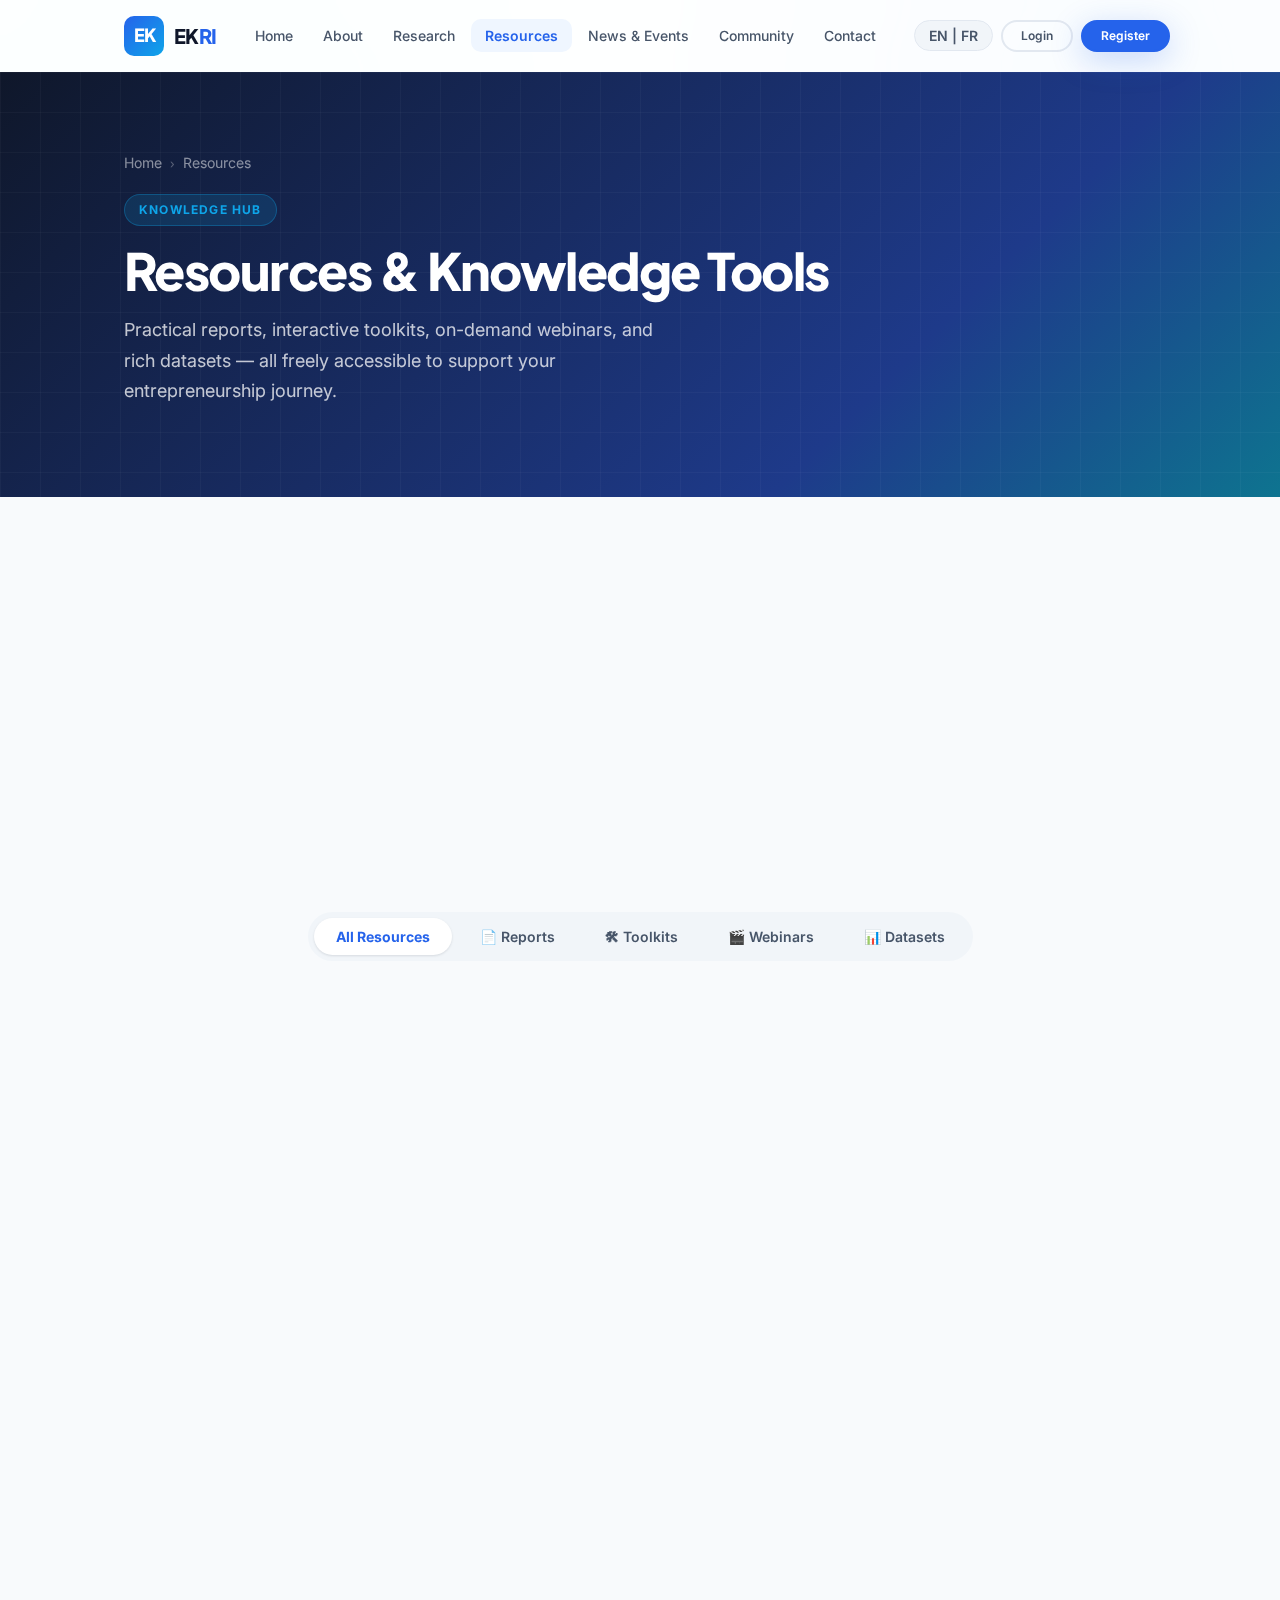
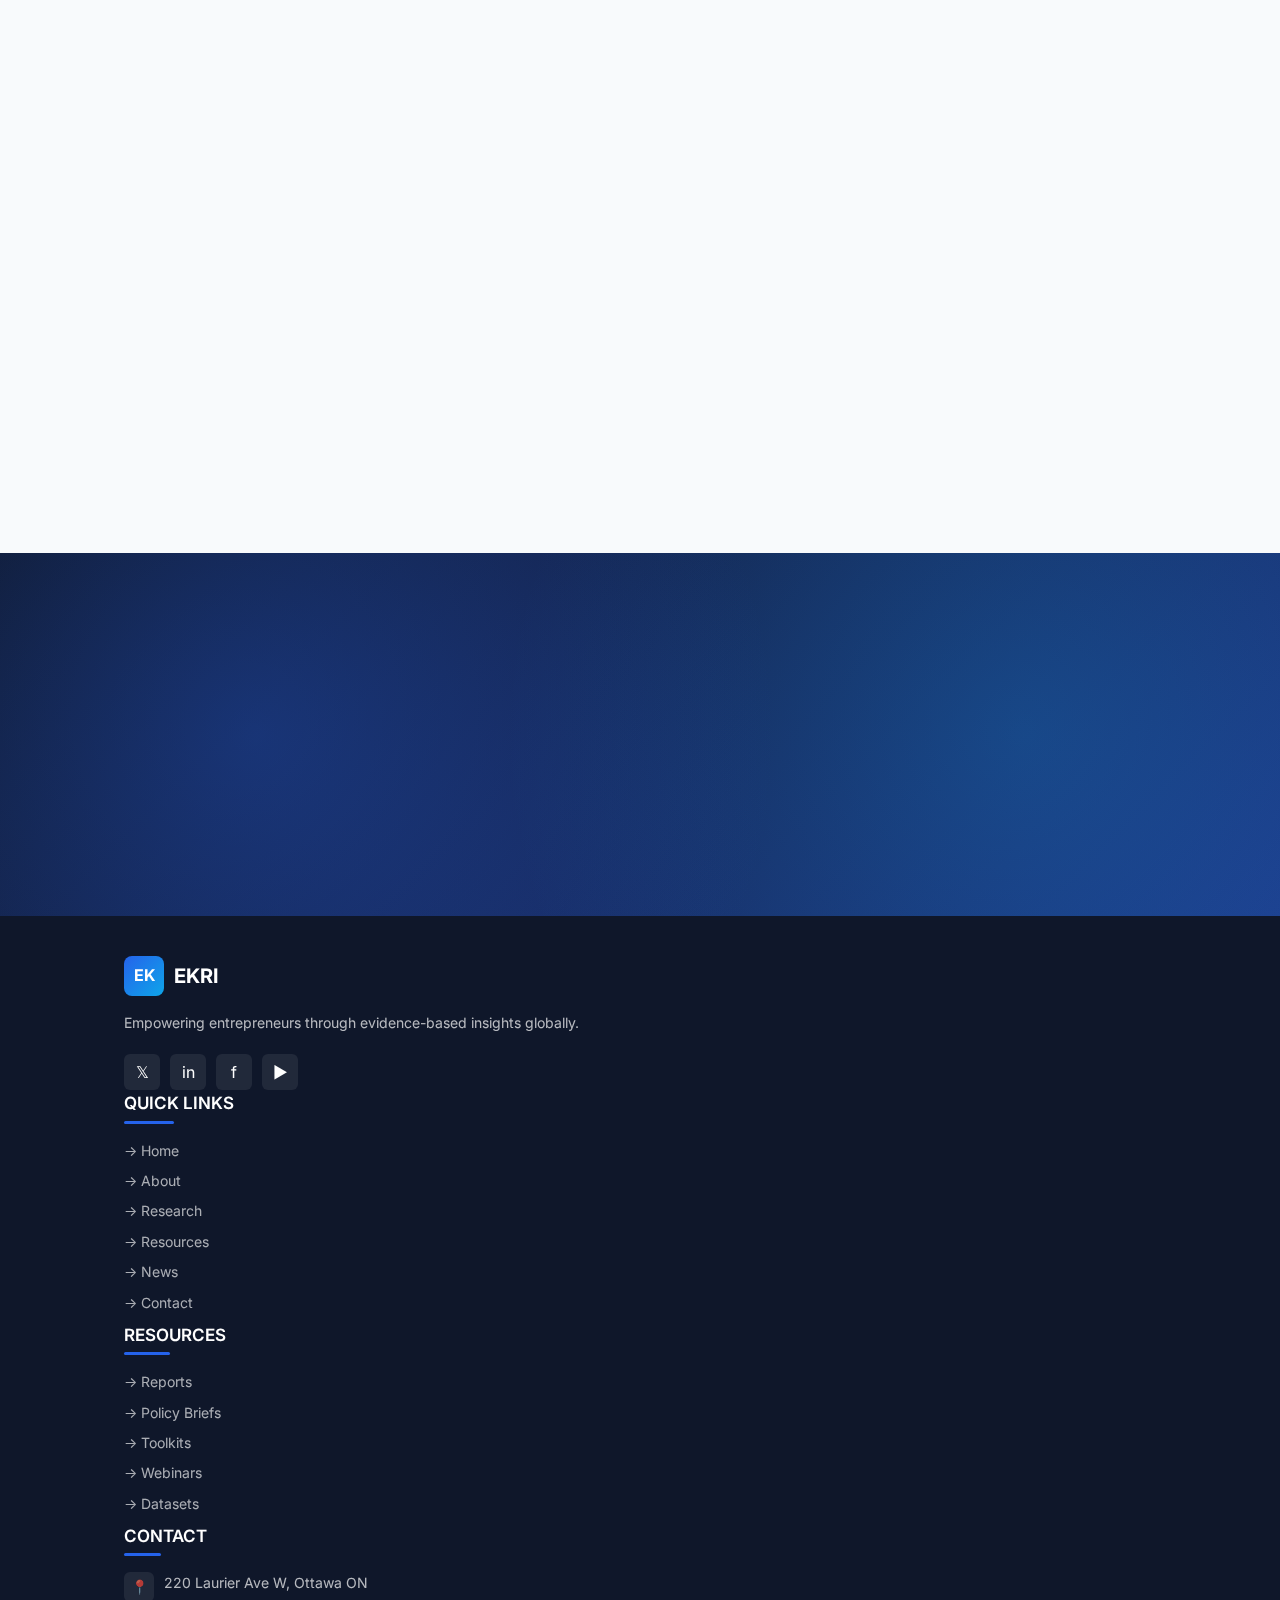
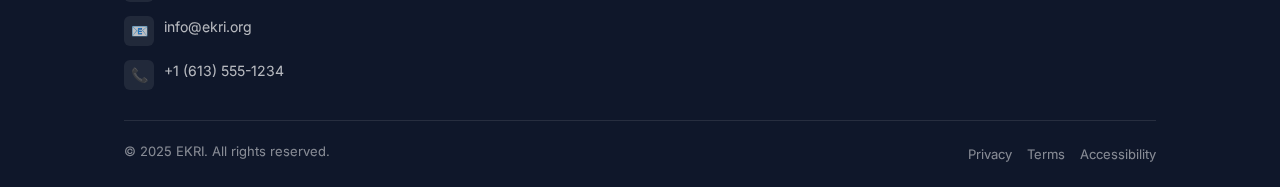
<file: resources.html>
<!DOCTYPE html>
<html lang="en">
<head>
  <meta charset="UTF-8"/>
  <meta name="viewport" content="width=device-width, initial-scale=1.0"/>
  <meta name="description" content="EKRI Resources — Access reports, toolkits, webinars, and datasets to support entrepreneurs, researchers, and policymakers."/>
  <title>Resources — EKRI</title>
  <link rel="stylesheet" href="styles.css"/>
  <link href="https://fonts.googleapis.com/css2?family=Inter:wght@300;400;500;600;700;800;900&family=Plus+Jakarta+Sans:wght@400;500;600;700;800&display=swap" rel="stylesheet"/>
</head>
<body>
<a href="#main-content" class="skip-link">Skip to main content</a>
<header>
  <nav class="navbar" aria-label="Main navigation">
    <div class="container">
      <div class="nav-inner">
        <a href="index.html" class="nav-logo"><div class="nav-logo-mark">EK</div><span class="nav-logo-text">EK<span>RI</span></span></a>
        <ul class="nav-links">
          <li><a href="index.html"    class="nav-link">Home</a></li>
          <li><a href="about.html"    class="nav-link">About</a></li>
          <li><a href="research.html" class="nav-link">Research</a></li>
          <li><a href="resources.html"class="nav-link active">Resources</a></li>
          <li><a href="news.html"     class="nav-link">News &amp; Events</a></li>
          <li><a href="index.html#community" class="nav-link">Community</a></li>
          <li><a href="contact.html"  class="nav-link">Contact</a></li>
        </ul>
        <div class="nav-actions">
          <button class="lang-switch">EN | FR</button>
          <a href="#" class="btn btn--ghost btn--sm">Login</a>
          <a href="#" class="btn btn--primary btn--sm">Register</a>
          <button class="nav-toggle" aria-label="Open menu" aria-expanded="false"><span></span><span></span><span></span></button>
        </div>
      </div>
    </div>
  </nav>
  <div class="nav-drawer" role="dialog" aria-label="Navigation menu">
    <div class="nav-drawer-inner">
      <a href="index.html"    class="nav-link">Home</a>
      <a href="about.html"    class="nav-link">About</a>
      <a href="research.html" class="nav-link">Research</a>
      <a href="resources.html"class="nav-link active">Resources</a>
      <a href="news.html"     class="nav-link">News &amp; Events</a>
      <a href="contact.html"  class="nav-link">Contact</a>
      <div class="nav-actions"><button class="lang-switch">EN | FR</button><a href="#" class="btn btn--ghost w-full">Login</a><a href="#" class="btn btn--primary w-full">Register</a></div>
    </div>
  </div>
</header>

<main id="main-content">
  <!-- PAGE HERO -->
  <section class="page-hero">
    <div class="container">
      <div class="page-hero-inner">
        <nav class="breadcrumbs" aria-label="Breadcrumb">
          <span class="breadcrumb-item"><a href="index.html">Home</a></span>
          <span class="breadcrumb-sep">›</span>
          <span class="breadcrumb-item">Resources</span>
        </nav>
        <span class="page-hero-label">Knowledge Hub</span>
        <h1 class="page-hero-title">Resources &amp; Knowledge Tools</h1>
        <p class="page-hero-subtitle">Practical reports, interactive toolkits, on-demand webinars, and rich datasets — all freely accessible to support your entrepreneurship journey.</p>
      </div>
    </div>
  </section>

  <!-- FEATURED BANNER -->
  <section class="section--sm section--surface">
    <div class="container">
      <div class="featured-banner animate-fade-in-up">
        <div class="featured-banner-content">
          <p class="featured-banner-label">⭐ Featured Resource of the Month</p>
          <h2 class="featured-banner-title">State of Women's Entrepreneurship 2025</h2>
          <p class="featured-banner-desc">Our most comprehensive annual benchmark — examining financing access, ecosystem support, policy effectiveness, and success stories from women entrepreneurs across 40+ countries.</p>
          <div class="featured-banner-actions">
            <a href="#" class="btn btn--white btn--lg">Download Free PDF</a>
            <a href="#" class="btn" style="border:2px solid rgba(255,255,255,0.5);color:#fff;padding:12px 28px;border-radius:var(--radius-full);font-weight:600;transition:var(--transition)">View Online</a>
          </div>
        </div>
        <div style="flex-shrink:0;font-size:100px;opacity:.9" aria-hidden="true">📘</div>
      </div>

      <!-- Tabs -->
      <div class="tabs-container">
        <div class="tabs-bar" role="tablist">
          <button class="tab-btn active" role="tab" data-tab="res-all"      aria-selected="true">All Resources</button>
          <button class="tab-btn"        role="tab" data-tab="res-reports"  aria-selected="false">📄 Reports</button>
          <button class="tab-btn"        role="tab" data-tab="res-toolkits" aria-selected="false">🛠 Toolkits</button>
          <button class="tab-btn"        role="tab" data-tab="res-webinars" aria-selected="false">🎬 Webinars</button>
          <button class="tab-btn"        role="tab" data-tab="res-data"     aria-selected="false">📊 Datasets</button>
        </div>

        <!-- ALL -->
        <div id="res-all" class="tab-panel active" role="tabpanel">
          <div class="grid-4">
            <div class="resource-card animate-fade-in-up">
              <div class="resource-card-img gradient-resource"><div class="img-placeholder" style="font-size:40px">📘</div></div>
              <div class="resource-card-body">
                <span class="resource-type-badge badge--blue">📄 Report</span>
                <h3 class="resource-card-title">State of Women's Entrepreneurship 2025</h3>
                <p class="resource-card-desc">Annual benchmark of progress, barriers, and opportunities for women entrepreneurs globally across 40+ countries.</p>
                <div class="resource-meta"><span>2.4 MB · 68 pages</span><a href="#" class="resource-download-btn">Download ↓</a></div>
              </div>
            </div>
            <div class="resource-card animate-fade-in-up delay-100">
              <div class="resource-card-img gradient-research"><div class="img-placeholder" style="font-size:40px">🛠️</div></div>
              <div class="resource-card-body">
                <span class="resource-type-badge badge--cyan">🛠 Toolkit</span>
                <h3 class="resource-card-title">Business Model Canvas for Social Ventures</h3>
                <p class="resource-card-desc">Interactive toolkit helping social entrepreneurs design, test, and iterate business models effectively.</p>
                <div class="resource-meta"><span>Interactive · Free</span><a href="#" class="resource-download-btn">Access →</a></div>
              </div>
            </div>
            <div class="resource-card animate-fade-in-up delay-200">
              <div class="resource-card-img gradient-event"><div class="img-placeholder" style="font-size:40px">🎬</div></div>
              <div class="resource-card-body">
                <span class="resource-type-badge badge--orange">🎬 Webinar</span>
                <h3 class="resource-card-title">Navigating Series A Funding in 2025</h3>
                <p class="resource-card-desc">Expert panel on investor expectations, pitch strategies, and term sheet negotiations in today's market.</p>
                <div class="resource-meta"><span>76 min · 1,240 views</span><a href="#" class="resource-download-btn">Watch →</a></div>
              </div>
            </div>
            <div class="resource-card animate-fade-in-up delay-300">
              <div class="resource-card-img gradient-purple"><div class="img-placeholder" style="font-size:40px">📊</div></div>
              <div class="resource-card-body">
                <span class="resource-type-badge badge--purple">📊 Dataset</span>
                <h3 class="resource-card-title">Global Startup Ecosystems Index 2024</h3>
                <p class="resource-card-desc">Comprehensive data covering 180 startup ecosystems, investment flows, and founder demographics.</p>
                <div class="resource-meta"><span>Excel · 45 MB</span><a href="#" class="resource-download-btn">Download ↓</a></div>
              </div>
            </div>
            <div class="resource-card animate-fade-in-up">
              <div class="resource-card-img gradient-green"><div class="img-placeholder" style="font-size:40px">📋</div></div>
              <div class="resource-card-body">
                <span class="resource-type-badge badge--green">📄 Policy Brief</span>
                <h3 class="resource-card-title">Indigenous Entrepreneurship: A Policy Action Framework</h3>
                <p class="resource-card-desc">Actionable policy recommendations to address systemic barriers facing Indigenous entrepreneurs in Canada.</p>
                <div class="resource-meta"><span>890 KB · 24 pages</span><a href="#" class="resource-download-btn">Download ↓</a></div>
              </div>
            </div>
            <div class="resource-card animate-fade-in-up delay-100">
              <div class="resource-card-img gradient-research"><div class="img-placeholder" style="font-size:40px">🔧</div></div>
              <div class="resource-card-body">
                <span class="resource-type-badge badge--cyan">🛠 Toolkit</span>
                <h3 class="resource-card-title">Pitch Deck Builder: Investor-Ready Templates</h3>
                <p class="resource-card-desc">Slide templates, storytelling frameworks, and financial model guides used by 5,000+ entrepreneurs.</p>
                <div class="resource-meta"><span>ZIP · 12 MB</span><a href="#" class="resource-download-btn">Download ↓</a></div>
              </div>
            </div>
            <div class="resource-card animate-fade-in-up delay-200">
              <div class="resource-card-img gradient-event"><div class="img-placeholder" style="font-size:40px">💡</div></div>
              <div class="resource-card-body">
                <span class="resource-type-badge badge--orange">🎬 Webinar</span>
                <h3 class="resource-card-title">Marketing on a Shoestring: Growth Hacking for Early-Stage Startups</h3>
                <p class="resource-card-desc">Practical tactics for acquiring your first 1,000 customers without a marketing budget.</p>
                <div class="resource-meta"><span>54 min · 3,400 views</span><a href="#" class="resource-download-btn">Watch →</a></div>
              </div>
            </div>
            <div class="resource-card animate-fade-in-up delay-300">
              <div class="resource-card-img gradient-purple"><div class="img-placeholder" style="font-size:40px">🗺️</div></div>
              <div class="resource-card-body">
                <span class="resource-type-badge badge--purple">📊 Dataset</span>
                <h3 class="resource-card-title">Women-Led Venture Financing Data 2014–2024</h3>
                <p class="resource-card-desc">Decade-long dataset tracking VC investment in women-founded companies across G20 nations.</p>
                <div class="resource-meta"><span>CSV · 8 MB</span><a href="#" class="resource-download-btn">Download ↓</a></div>
              </div>
            </div>
          </div>
        </div>

        <!-- REPORTS -->
        <div id="res-reports" class="tab-panel" role="tabpanel">
          <div class="grid-4">
            <div class="resource-card"><div class="resource-card-img gradient-resource"><div class="img-placeholder" style="font-size:40px">📘</div></div><div class="resource-card-body"><span class="resource-type-badge badge--blue">📄 Report</span><h3 class="resource-card-title">State of Women's Entrepreneurship 2025</h3><p class="resource-card-desc">Annual flagship report covering 40+ countries.</p><div class="resource-meta"><span>68 pages</span><a href="#" class="resource-download-btn">Download ↓</a></div></div></div>
            <div class="resource-card"><div class="resource-card-img gradient-research"><div class="img-placeholder" style="font-size:40px">📗</div></div><div class="resource-card-body"><span class="resource-type-badge badge--blue">📄 Report</span><h3 class="resource-card-title">AI Adoption Among SMEs 2025</h3><p class="resource-card-desc">Survey of 3,000+ SMEs on AI readiness.</p><div class="resource-meta"><span>52 pages</span><a href="#" class="resource-download-btn">Download ↓</a></div></div></div>
            <div class="resource-card"><div class="resource-card-img gradient-green"><div class="img-placeholder" style="font-size:40px">📙</div></div><div class="resource-card-body"><span class="resource-type-badge badge--green">📄 Policy Brief</span><h3 class="resource-card-title">Indigenous Entrepreneurs Policy Framework</h3><p class="resource-card-desc">Action framework for policymakers and funders.</p><div class="resource-meta"><span>24 pages</span><a href="#" class="resource-download-btn">Download ↓</a></div></div></div>
            <div class="resource-card"><div class="resource-card-img gradient-purple"><div class="img-placeholder" style="font-size:40px">📕</div></div><div class="resource-card-body"><span class="resource-type-badge badge--purple">📄 Working Paper</span><h3 class="resource-card-title">Inclusive Ecosystems: 12-City Comparative Study</h3><p class="resource-card-desc">Structural conditions for diverse entrepreneurship.</p><div class="resource-meta"><span>76 pages</span><a href="#" class="resource-download-btn">Download ↓</a></div></div></div>
          </div>
        </div>

        <!-- TOOLKITS -->
        <div id="res-toolkits" class="tab-panel" role="tabpanel">
          <div class="grid-4">
            <div class="resource-card"><div class="resource-card-img gradient-research"><div class="img-placeholder" style="font-size:40px">🛠️</div></div><div class="resource-card-body"><span class="resource-type-badge badge--cyan">🛠 Toolkit</span><h3 class="resource-card-title">Business Model Canvas for Social Ventures</h3><p class="resource-card-desc">Interactive design and testing toolkit.</p><div class="resource-meta"><span>Interactive</span><a href="#" class="resource-download-btn">Access →</a></div></div></div>
            <div class="resource-card"><div class="resource-card-img gradient-green"><div class="img-placeholder" style="font-size:40px">🔧</div></div><div class="resource-card-body"><span class="resource-type-badge badge--cyan">🛠 Toolkit</span><h3 class="resource-card-title">Pitch Deck Builder: Investor-Ready Templates</h3><p class="resource-card-desc">Slide templates and financial model guides.</p><div class="resource-meta"><span>12 MB ZIP</span><a href="#" class="resource-download-btn">Download ↓</a></div></div></div>
            <div class="resource-card"><div class="resource-card-img gradient-purple"><div class="img-placeholder" style="font-size:40px">📌</div></div><div class="resource-card-body"><span class="resource-type-badge badge--cyan">🛠 Toolkit</span><h3 class="resource-card-title">OKR Planning Framework for Startups</h3><p class="resource-card-desc">Quarterly objectives and key results templates.</p><div class="resource-meta"><span>4 MB PDF</span><a href="#" class="resource-download-btn">Download ↓</a></div></div></div>
            <div class="resource-card"><div class="resource-card-img gradient-event"><div class="img-placeholder" style="font-size:40px">🗺️</div></div><div class="resource-card-body"><span class="resource-type-badge badge--cyan">🛠 Toolkit</span><h3 class="resource-card-title">Customer Discovery Interview Guide</h3><p class="resource-card-desc">Script templates and analysis frameworks for founders.</p><div class="resource-meta"><span>2 MB PDF</span><a href="#" class="resource-download-btn">Download ↓</a></div></div></div>
          </div>
        </div>

        <!-- WEBINARS -->
        <div id="res-webinars" class="tab-panel" role="tabpanel">
          <div class="grid-4">
            <div class="resource-card"><div class="resource-card-img gradient-event"><div class="img-placeholder" style="font-size:40px">🎬</div></div><div class="resource-card-body"><span class="resource-type-badge badge--orange">🎬 Webinar</span><h3 class="resource-card-title">Navigating Series A in 2025</h3><p class="resource-card-desc">Expert panel on investor expectations and pitch strategies.</p><div class="resource-meta"><span>76 min</span><a href="#" class="resource-download-btn">Watch →</a></div></div></div>
            <div class="resource-card"><div class="resource-card-img gradient-research"><div class="img-placeholder" style="font-size:40px">📹</div></div><div class="resource-card-body"><span class="resource-type-badge badge--orange">🎬 Webinar</span><h3 class="resource-card-title">Growth Hacking for Early-Stage Startups</h3><p class="resource-card-desc">Tactics for acquiring your first 1,000 customers.</p><div class="resource-meta"><span>54 min</span><a href="#" class="resource-download-btn">Watch →</a></div></div></div>
            <div class="resource-card"><div class="resource-card-img gradient-purple"><div class="img-placeholder" style="font-size:40px">🎥</div></div><div class="resource-card-body"><span class="resource-type-badge badge--orange">🎬 Webinar</span><h3 class="resource-card-title">Building Remote Teams That Thrive</h3><p class="resource-card-desc">HR and culture strategies for distributed startups.</p><div class="resource-meta"><span>62 min</span><a href="#" class="resource-download-btn">Watch →</a></div></div></div>
            <div class="resource-card"><div class="resource-card-img gradient-green"><div class="img-placeholder" style="font-size:40px">🎞️</div></div><div class="resource-card-body"><span class="resource-type-badge badge--orange">🎬 Webinar</span><h3 class="resource-card-title">Women in VC: Breaking the Bias</h3><p class="resource-card-desc">Fireside chat with leading women venture capitalists.</p><div class="resource-meta"><span>90 min</span><a href="#" class="resource-download-btn">Watch →</a></div></div></div>
          </div>
        </div>

        <!-- DATA -->
        <div id="res-data" class="tab-panel" role="tabpanel">
          <div class="grid-4">
            <div class="resource-card"><div class="resource-card-img gradient-purple"><div class="img-placeholder" style="font-size:40px">📊</div></div><div class="resource-card-body"><span class="resource-type-badge badge--purple">📊 Dataset</span><h3 class="resource-card-title">Global Startup Ecosystems Index 2024</h3><p class="resource-card-desc">180 ecosystems, investment flows, founder demographics.</p><div class="resource-meta"><span>45 MB Excel</span><a href="#" class="resource-download-btn">Download ↓</a></div></div></div>
            <div class="resource-card"><div class="resource-card-img gradient-research"><div class="img-placeholder" style="font-size:40px">📈</div></div><div class="resource-card-body"><span class="resource-type-badge badge--purple">📊 Dataset</span><h3 class="resource-card-title">Women-Led Venture Financing 2014–2024</h3><p class="resource-card-desc">Decade-long VC investment tracking across G20 nations.</p><div class="resource-meta"><span>8 MB CSV</span><a href="#" class="resource-download-btn">Download ↓</a></div></div></div>
            <div class="resource-card"><div class="resource-card-img gradient-green"><div class="img-placeholder" style="font-size:40px">🗃️</div></div><div class="resource-card-body"><span class="resource-type-badge badge--purple">📊 Dataset</span><h3 class="resource-card-title">SME Survival Rates by Country 2023</h3><p class="resource-card-desc">5-year survival data for SMEs across 60 countries.</p><div class="resource-meta"><span>18 MB Excel</span><a href="#" class="resource-download-btn">Download ↓</a></div></div></div>
            <div class="resource-card"><div class="resource-card-img gradient-event"><div class="img-placeholder" style="font-size:40px">📉</div></div><div class="resource-card-body"><span class="resource-type-badge badge--purple">📊 Dataset</span><h3 class="resource-card-title">Entrepreneurship Policy Scorecard 2024</h3><p class="resource-card-desc">Policy ratings for 85 countries across 12 dimensions.</p><div class="resource-meta"><span>5 MB CSV</span><a href="#" class="resource-download-btn">Download ↓</a></div></div></div>
          </div>
        </div>
      </div>

      <div class="center-cta animate-fade-in-up">
        <a href="research.html" class="btn btn--primary btn--lg">View All Research Reports</a>
      </div>
    </div>
  </section>

  <!-- NEWSLETTER -->
  <section class="newsletter-section section--sm">
    <div class="container">
      <div class="newsletter-inner animate-fade-in-up">
        <span class="section-label" style="background:rgba(255,255,255,0.15);color:#fff">Stay Informed</span>
        <h2 class="newsletter-title">Never Miss a New Resource</h2>
        <p class="newsletter-subtitle">Get alerts when new reports, toolkits, and webinars are published in your areas of interest.</p>
        <form class="newsletter-form" aria-label="Resource alerts subscription">
          <input type="email" class="form-input" placeholder="Enter your email address" aria-label="Email address" required/>
          <button type="submit" class="btn btn--white">Subscribe</button>
        </form>
      </div>
    </div>
  </section>
</main>

<footer class="footer">
  <div class="container">
    <div class="footer-grid">
      <div class="footer-brand"><div class="footer-logo"><div class="footer-logo-mark">EK</div><span class="footer-logo-text">EKRI</span></div><p class="footer-desc">Empowering entrepreneurs through evidence-based insights globally.</p><div class="social-links"><a href="#" class="social-link">𝕏</a><a href="#" class="social-link">in</a><a href="#" class="social-link">f</a><a href="#" class="social-link">▶</a></div></div>
      <div><h3 class="footer-col-title">Quick Links</h3><ul class="footer-links"><li><a href="index.html" class="footer-link">→ Home</a></li><li><a href="about.html" class="footer-link">→ About</a></li><li><a href="research.html" class="footer-link">→ Research</a></li><li><a href="resources.html" class="footer-link">→ Resources</a></li><li><a href="news.html" class="footer-link">→ News</a></li><li><a href="contact.html" class="footer-link">→ Contact</a></li></ul></div>
      <div><h3 class="footer-col-title">Resources</h3><ul class="footer-links"><li><a href="resources.html" class="footer-link">→ Reports</a></li><li><a href="resources.html" class="footer-link">→ Policy Briefs</a></li><li><a href="resources.html" class="footer-link">→ Toolkits</a></li><li><a href="resources.html" class="footer-link">→ Webinars</a></li><li><a href="resources.html" class="footer-link">→ Datasets</a></li></ul></div>
      <div><h3 class="footer-col-title">Contact</h3><div class="footer-contact-item"><div class="footer-contact-icon">📍</div><div>220 Laurier Ave W, Ottawa ON</div></div><div class="footer-contact-item"><div class="footer-contact-icon">📧</div><div>info@ekri.org</div></div><div class="footer-contact-item"><div class="footer-contact-icon">📞</div><div>+1 (613) 555-1234</div></div></div>
    </div>
    <div class="footer-bottom"><p class="footer-bottom-text">© 2025 EKRI. All rights reserved.</p><div class="footer-bottom-links"><a href="#" class="footer-bottom-link">Privacy</a><a href="#" class="footer-bottom-link">Terms</a><a href="#" class="footer-bottom-link">Accessibility</a></div></div>
  </div>
</footer>
<button id="back-to-top" aria-label="Back to top">↑</button>
<script src="main.js"></script>
</body>
</html>
</file>
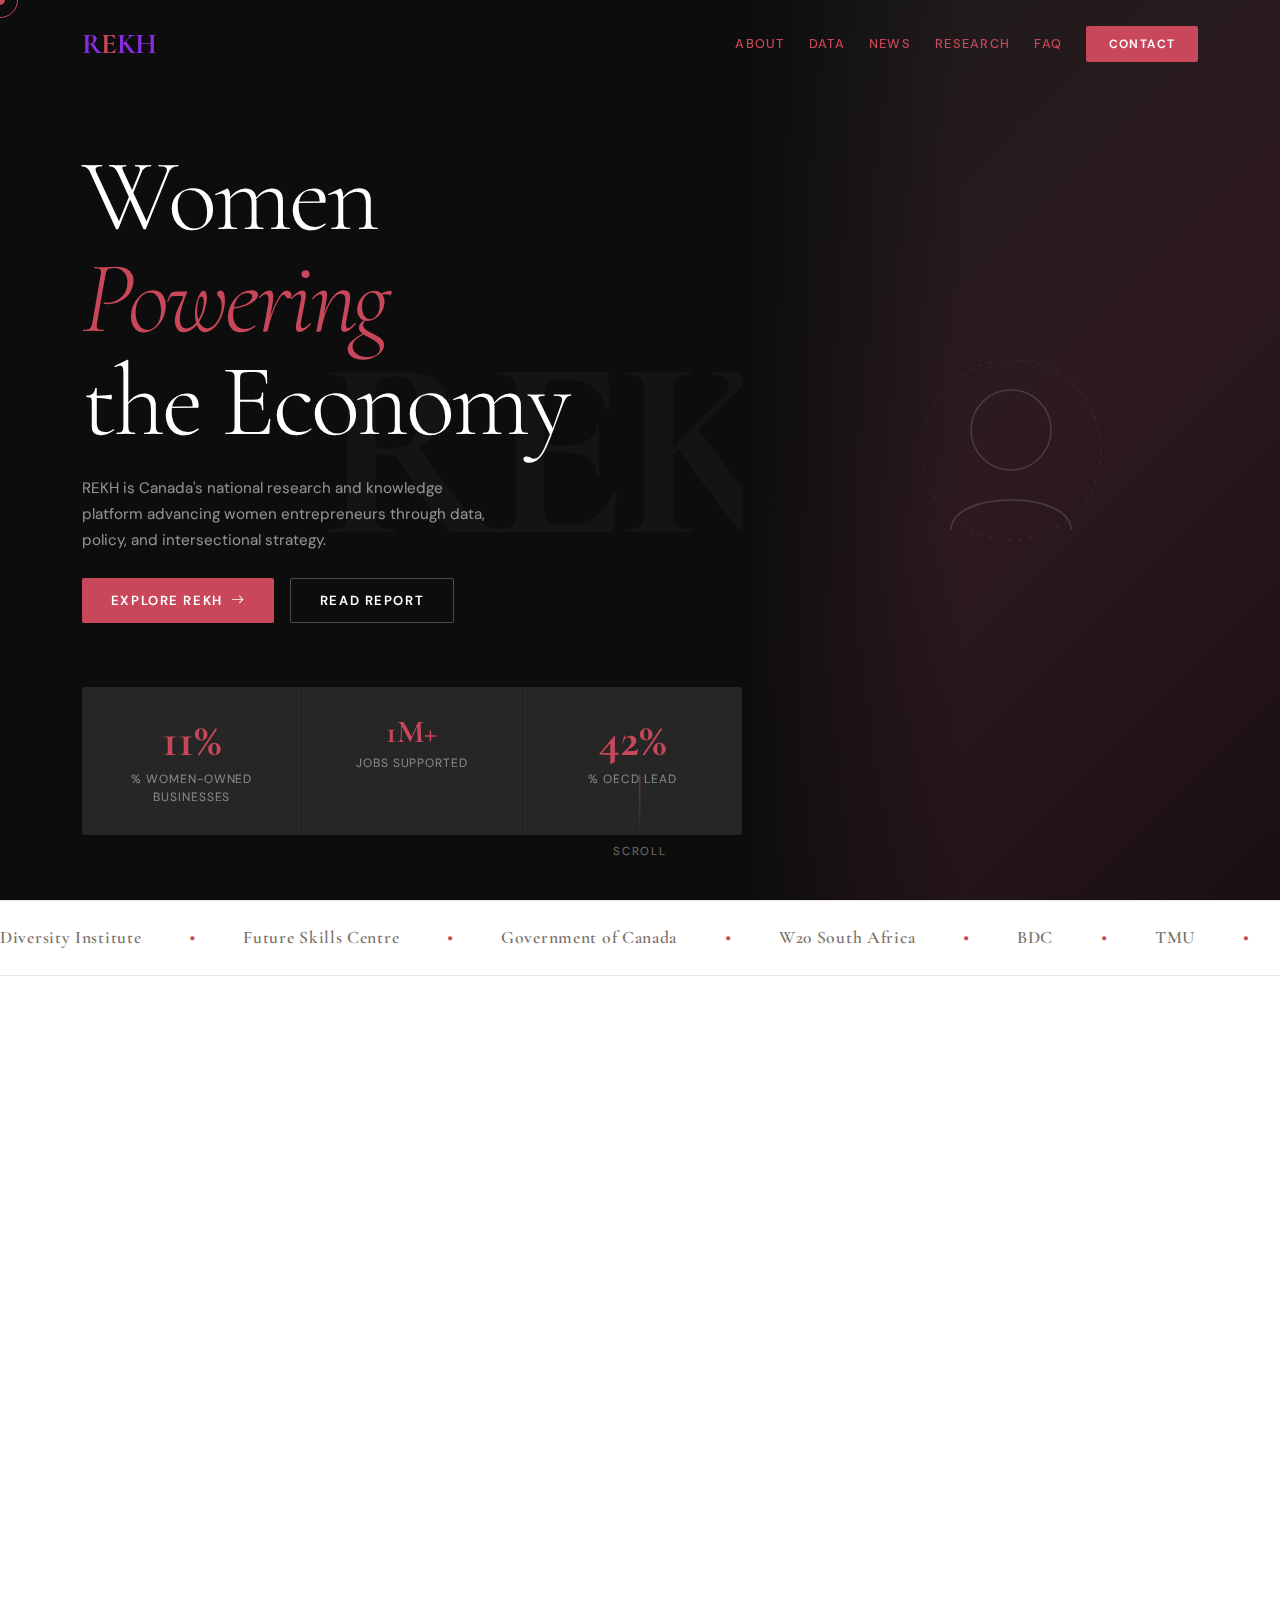
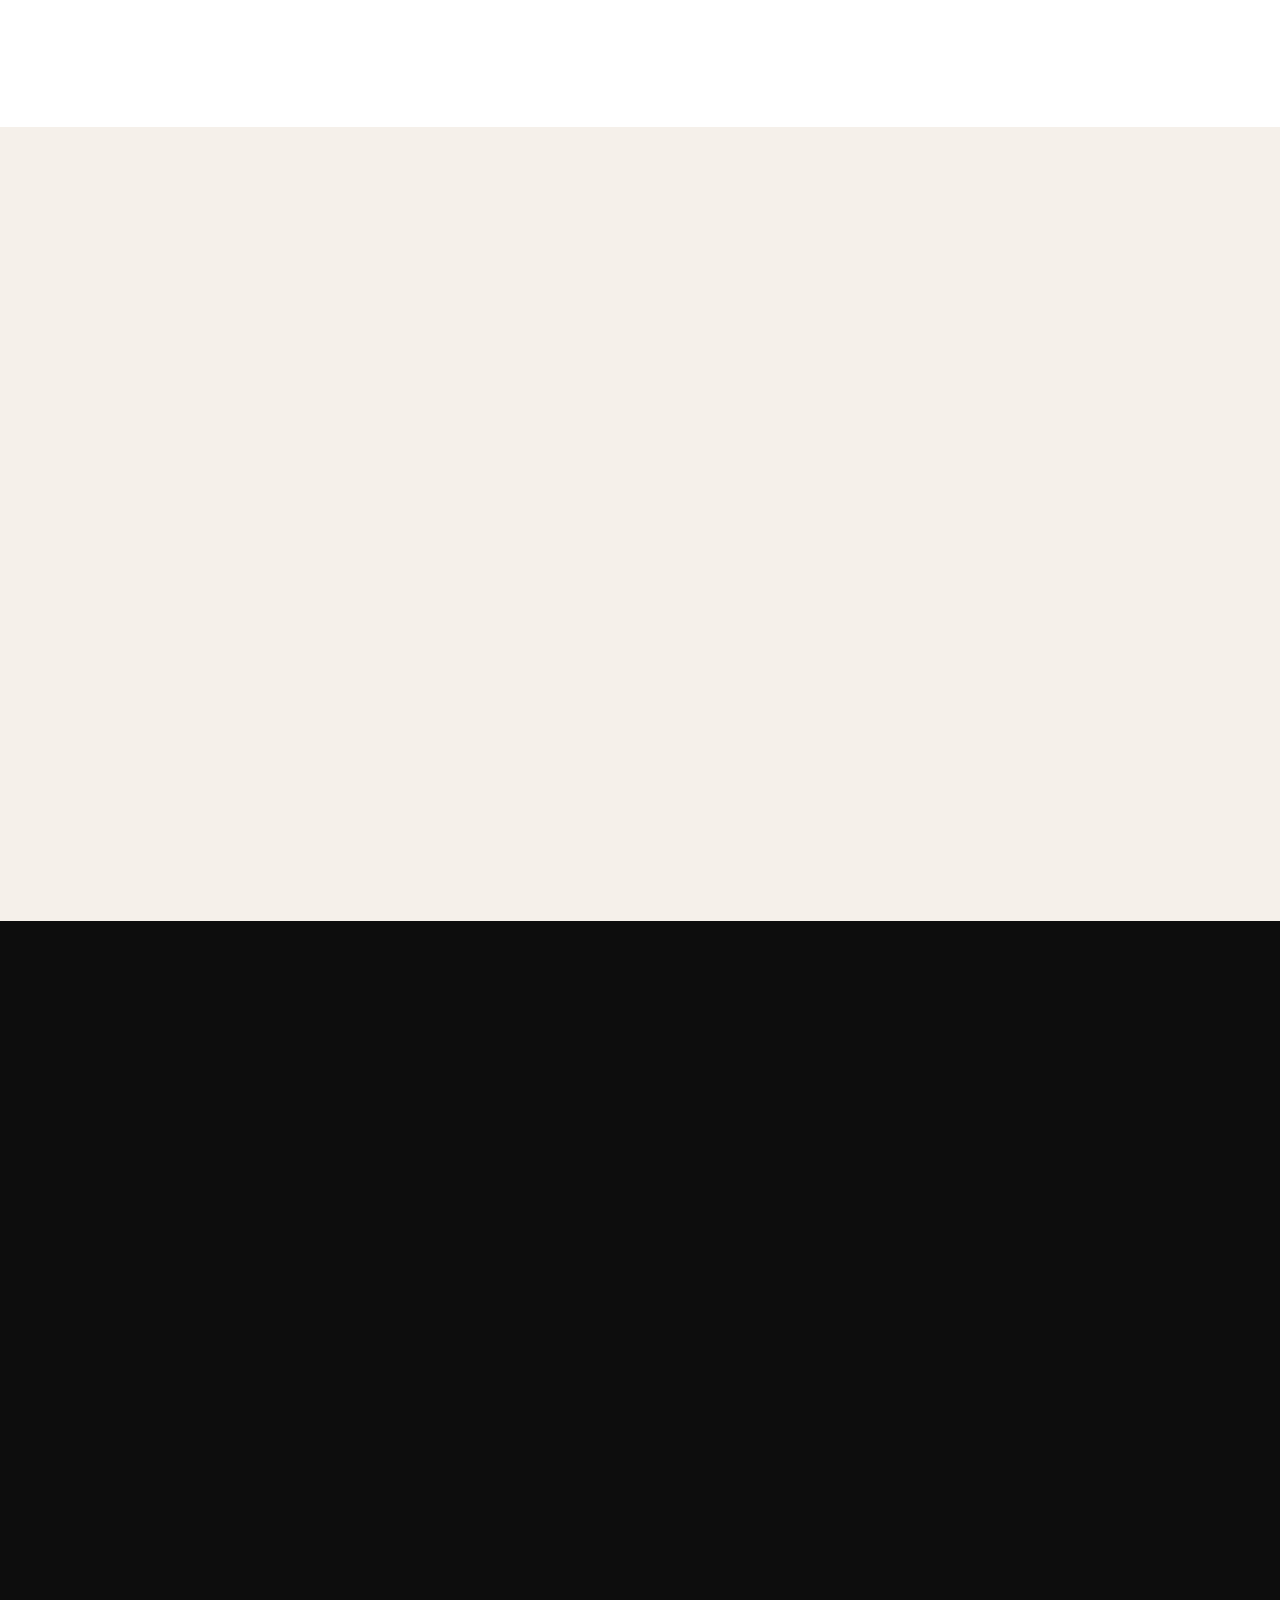
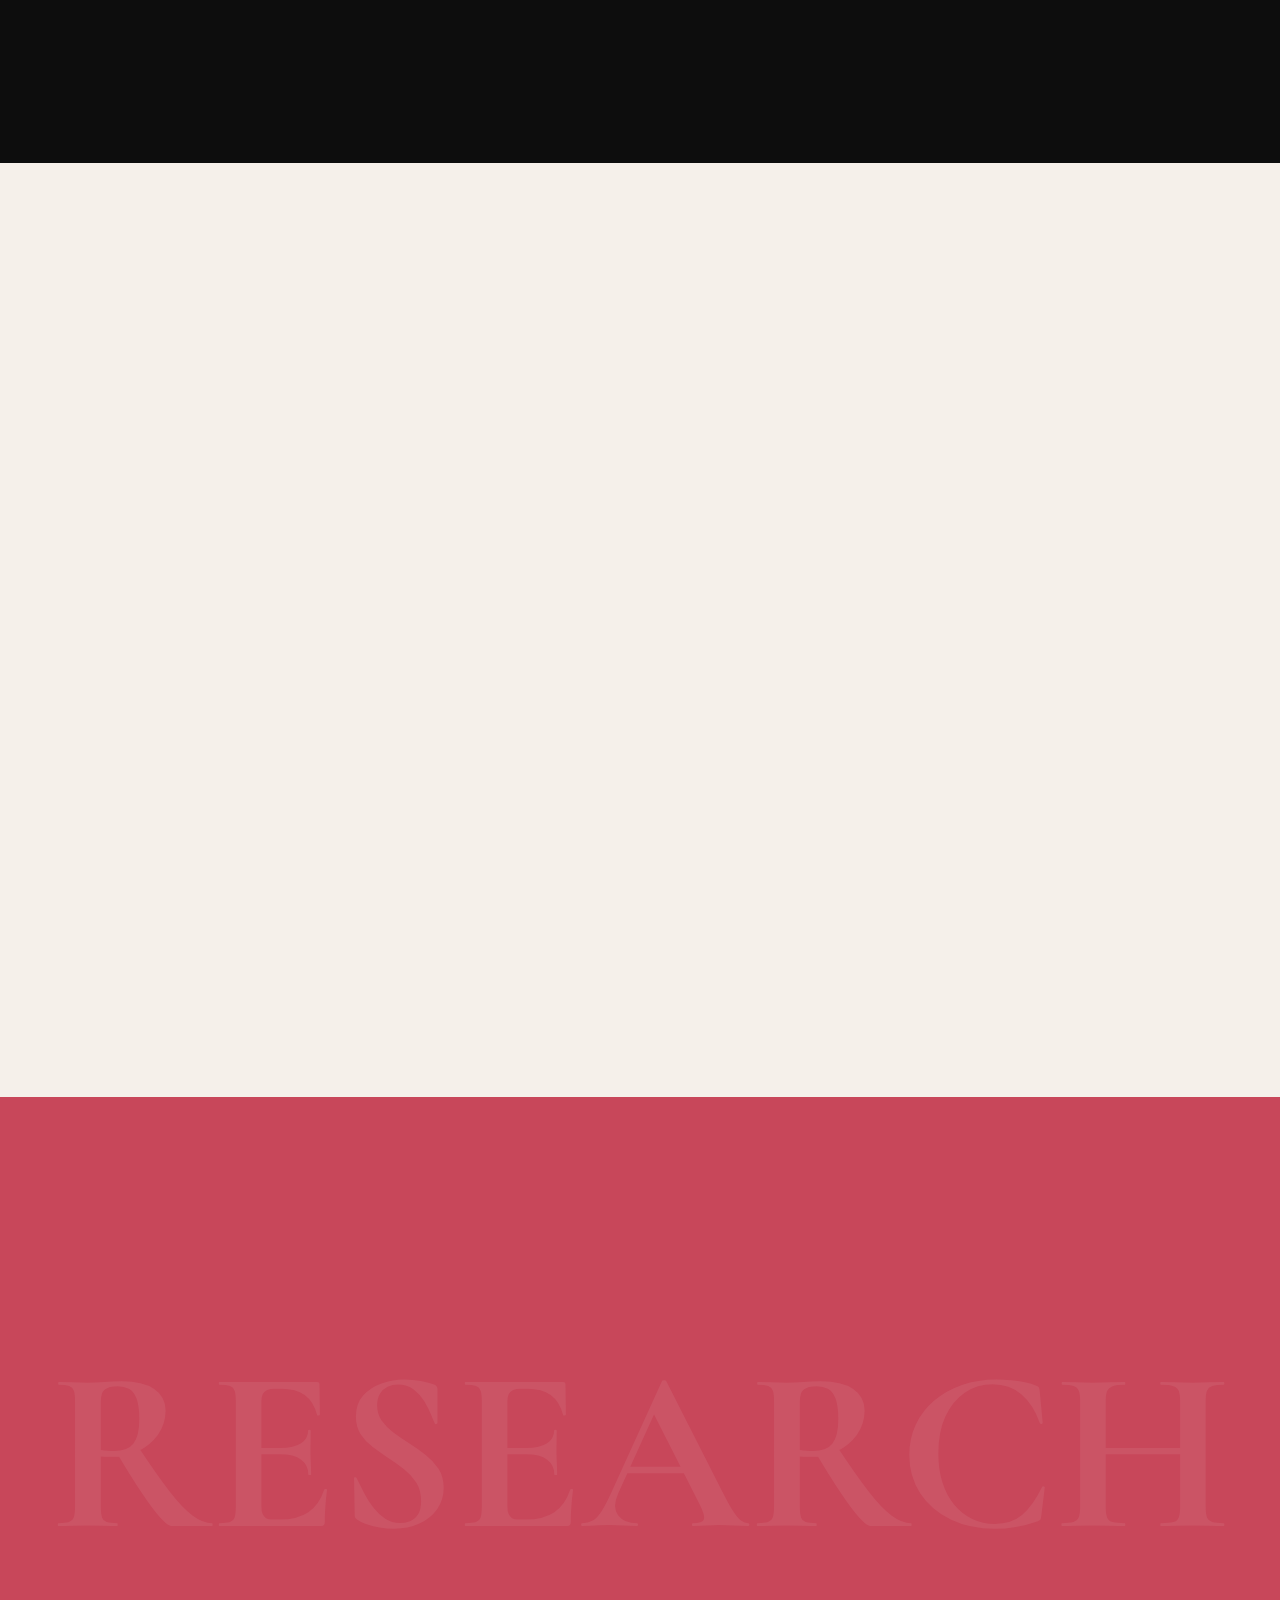
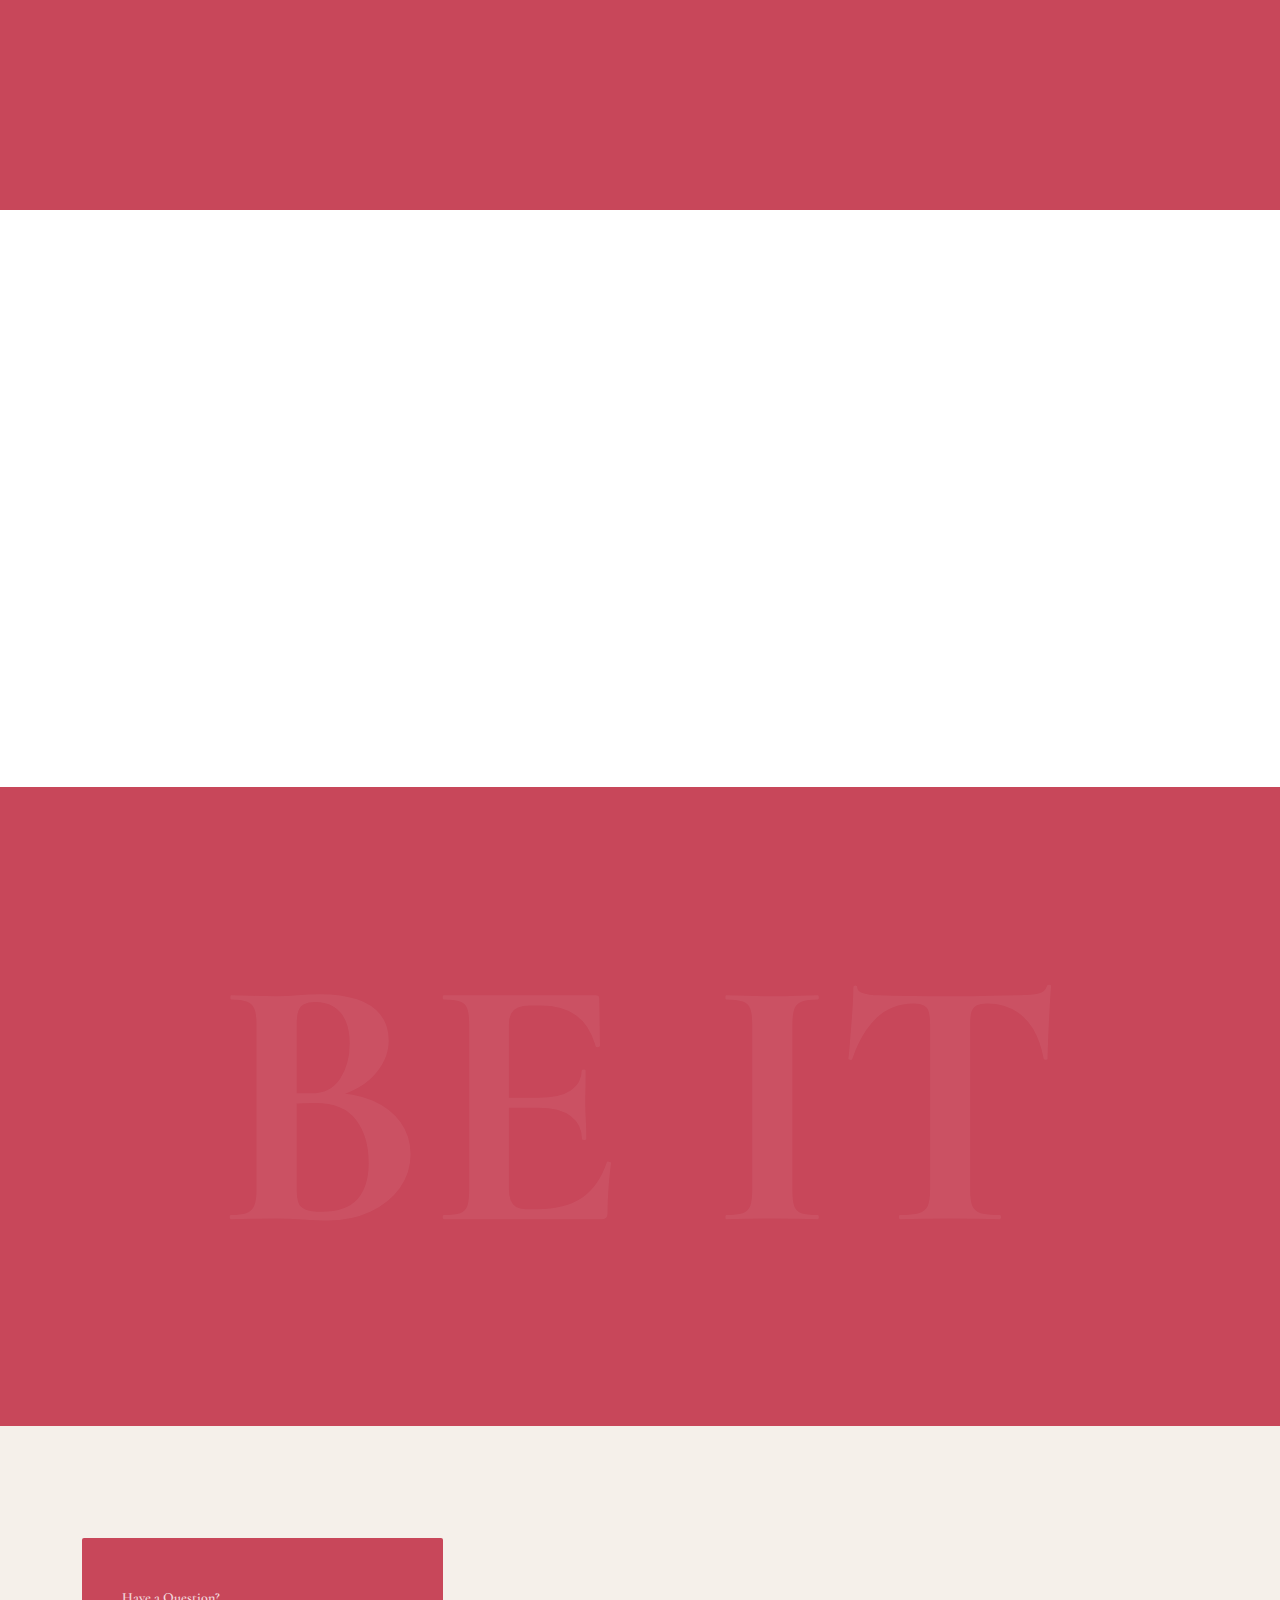
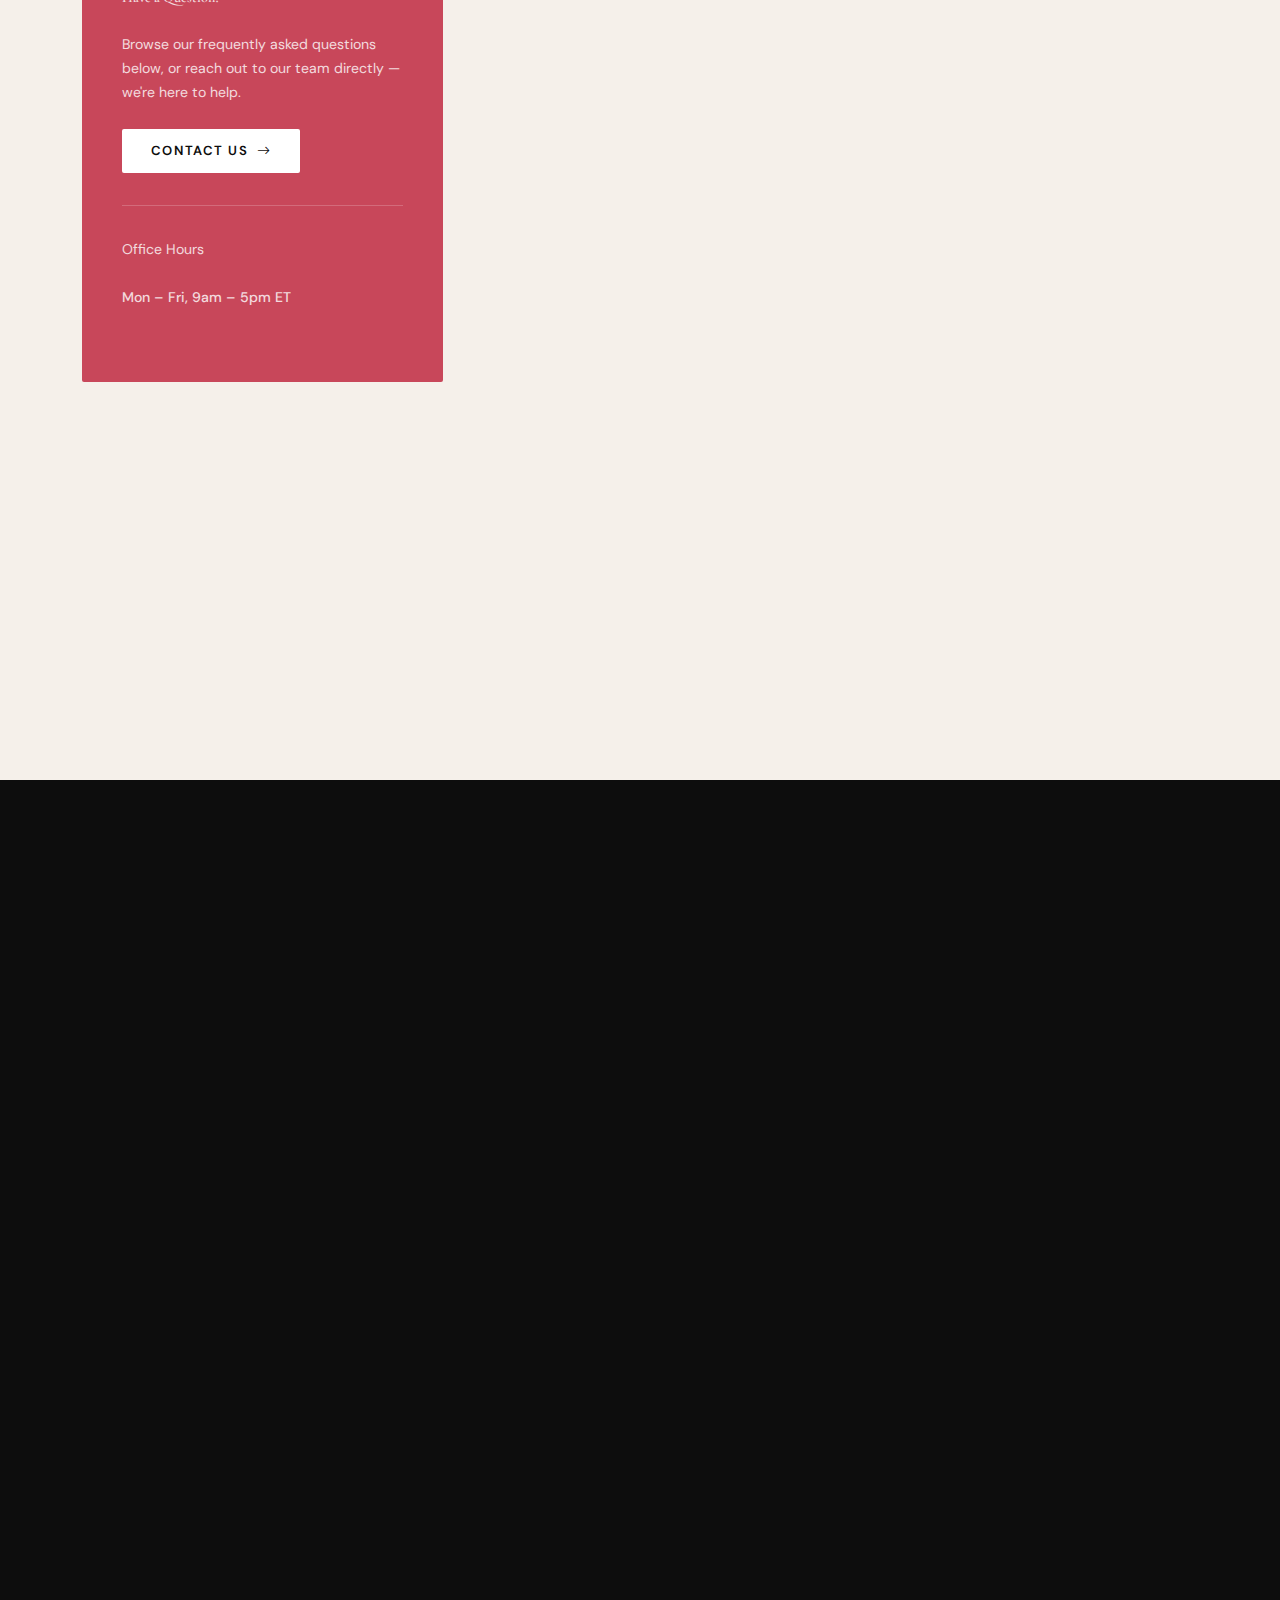
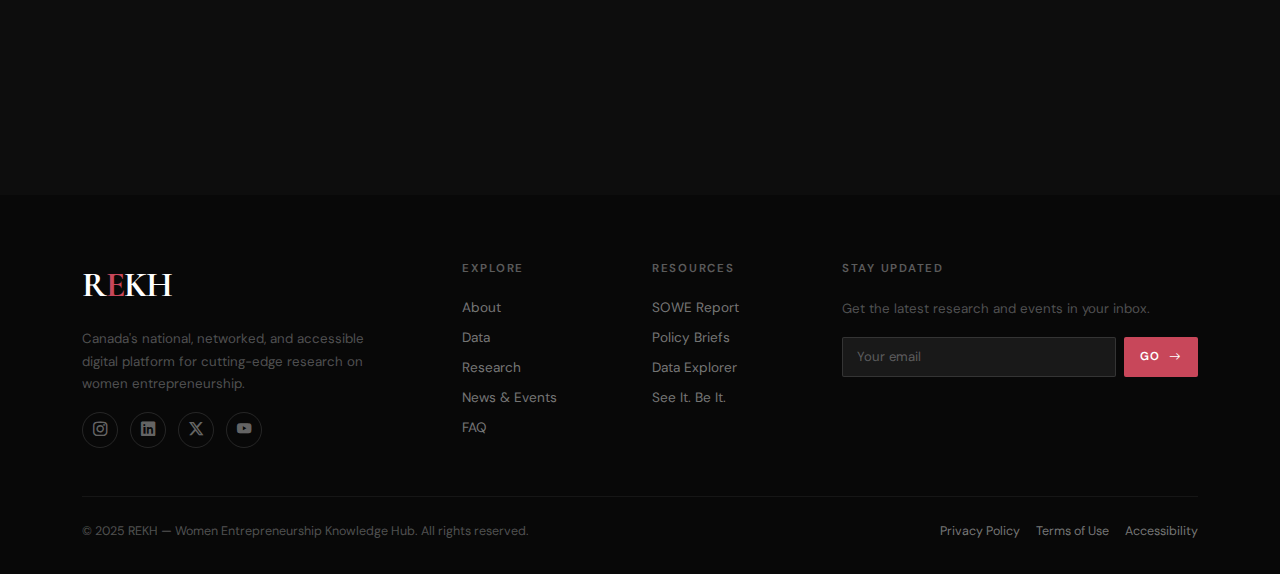
<file: test.html>
<!DOCTYPE html>
<html lang="en">

<head>
    <meta charset="UTF-8" />
    <meta name="viewport" content="width=device-width, initial-scale=1.0" />
    <title>REKH — Women Entrepreneurship Knowledge Hub</title>

    <!-- Google Fonts -->
    <link
        href="https://fonts.googleapis.com/css2?family=Cormorant+Garamond:ital,wght@0,300;0,400;0,600;0,700;1,300;1,400&family=DM+Sans:wght@300;400;500;600&display=swap"
        rel="stylesheet" />

    <!-- Bootstrap 5 -->
    <link rel="stylesheet" href="https://cdn.jsdelivr.net/npm/bootstrap@5.3.2/dist/css/bootstrap.min.css" />

    <!-- AOS -->
    <link rel="stylesheet" href="https://unpkg.com/aos@2.3.4/dist/aos.css" />

    <!-- Swiper -->
    <link rel="stylesheet" href="https://cdn.jsdelivr.net/npm/swiper@11/swiper-bundle.min.css" />

    <!-- Icons -->
    <link rel="stylesheet" href="https://cdn.jsdelivr.net/npm/bootstrap-icons@1.11.3/font/bootstrap-icons.min.css" />

    <style>
        /* ─── DESIGN TOKENS ─────────────────────────────────────── */
        :root {
            --ink: #0d0d0d;
            --cream: #f5f0ea;
            --rose: #c8475a;
            --rose-lt: #f0d5da;
            --white: #ffffff;
            --muted: #7a7068;
            --border: rgba(13, 13, 13, .09);

            --ff-display: 'Cormorant Garamond', serif;
            --ff-body: 'DM Sans', sans-serif;

            --ease: cubic-bezier(.22, .68, 0, 1.2);
            --rad: 2px;
        }

        /* ─── RESET / BASE ──────────────────────────────────────── */
        *,
        *::before,
        *::after {
            box-sizing: border-box;
            margin: 0;
            padding: 0;
        }

        html {
            scroll-behavior: smooth;
            overflow-x: hidden;
        }

        body {
            font-family: var(--ff-body);
            background: var(--cream);
            color: var(--ink);
            overflow-x: hidden;
            max-width: 100%;
        }

        a {
            text-decoration: none;
        }

        /* ─── CUSTOM CURSOR ─────────────────────────────────────── */
        .cursor {
            width: 10px;
            height: 10px;
            background: var(--rose);
            border-radius: 50%;
            position: fixed;
            top: 0;
            left: 0;
            pointer-events: none;
            z-index: 9999;
            transition: transform .15s var(--ease), opacity .2s;
        }

        .cursor-ring {
            width: 36px;
            height: 36px;
            border: 1.5px solid var(--rose);
            border-radius: 50%;
            position: fixed;
            top: 0;
            left: 0;
            pointer-events: none;
            z-index: 9998;
            transition: transform .35s var(--ease), opacity .2s;
        }

        /* ─── SCROLLBAR ─────────────────────────────────────────── */
        ::-webkit-scrollbar {
            width: 4px;
        }

        ::-webkit-scrollbar-track {
            background: var(--cream);
        }

        ::-webkit-scrollbar-thumb {
            background: var(--rose);
            border-radius: 2px;
        }

        /* ─── TYPOGRAPHY HELPERS ────────────────────────────────── */
        .display-serif {
            font-family: var(--ff-display);
            font-weight: 300;
            line-height: 1.05;
        }

        .accent {
            color: var(--rose);
        }

        .text-muted-custom {
            color: var(--muted);
            font-size: .92rem;
        }

        /* ─── BUTTONS ───────────────────────────────────────────── */
        .btn-rekh {
            display: inline-flex;
            align-items: center;
            gap: .5rem;
            font-family: var(--ff-body);
            font-size: .82rem;
            font-weight: 600;
            letter-spacing: .12em;
            text-transform: uppercase;
            padding: .75rem 1.8rem;
            border-radius: var(--rad);
            transition: all .3s var(--ease);
            cursor: pointer;
            border: none;
        }

        .btn-rekh-primary {
            background: var(--rose);
            color: var(--white);
        }

        .btn-rekh-primary:hover {
            background: var(--ink);
            color: var(--white);
            transform: translateY(-2px);
        }

        .btn-rekh-outline {
            background: transparent;
            color: var(--ink);
            border: 1.5px solid var(--ink);
        }

        .btn-rekh-outline:hover {
            background: var(--ink);
            color: var(--white);
            transform: translateY(-2px);
        }

        .btn-rekh-white {
            background: var(--white);
            color: var(--ink);
        }

        .btn-rekh-white:hover {
            background: var(--rose);
            color: var(--white);
            transform: translateY(-2px);
        }

        /* ─── NAVBAR ────────────────────────────────────────────── */
        #navbar {
            position: fixed;
            top: 0;
            left: 0;
            right: 0;
            z-index: 1000;
            padding: 1.4rem 0;
            transition: background .4s, padding .4s, box-shadow .4s;
        }

        #navbar.scrolled {
            background: rgba(245, 240, 234, .95);
            backdrop-filter: blur(12px);
            padding: .9rem 0;
            box-shadow: 0 1px 0 var(--border);
        }

        .nav-logo {
            font-family: var(--ff-display);
            font-size: 1.8rem;
            font-weight: 700;
            color: blueviolet;
            text-decoration: none;
            letter-spacing: -.02em;
        }

        .nav-logo span {
            color: var(--rose);
        }

        .nav-link-custom {
            font-size: .8rem;
            font-weight: 500;
            letter-spacing: .1em;
            text-transform: uppercase;
            color: #c8475a;
            text-decoration: none;
            position: relative;
            padding: .2rem 0;
            transition: color .25s;
        }

        .nav-link-custom::after {
            content: '';
            position: absolute;
            bottom: -2px;
            left: 0;
            width: 0;
            height: 1.5px;
            background: var(--rose);
            transition: width .3s var(--ease);
        }

        .nav-link-custom:hover {
            color: var(--rose);
        }

        .nav-link-custom:hover::after {
            width: 100%;
        }

        .hamburger {
            display: none;
            flex-direction: column;
            gap: 5px;
            cursor: pointer;
            background: none;
            border: none;
        }

        .hamburger span {
            display: block;
            width: 24px;
            height: 1.5px;
            background: var(--rose);
            transition: all .3s;
        }

        /* ─── HERO ──────────────────────────────────────────────── */
        #hero {
            min-height: 100svh;
            background: var(--ink);
            position: relative;
            overflow: hidden;
            display: flex;
            align-items: center;
        }

        .hero-bg-text {
            position: absolute;
            top: 50%;
            left: 50%;
            transform: translate(-50%, -50%);
            font-family: var(--ff-display);
            font-size: clamp(8rem, 20vw, 22rem);
            font-weight: 700;
            color: rgba(255, 255, 255, .03);
            white-space: nowrap;
            pointer-events: none;
            user-select: none;
            letter-spacing: -.04em;
        }

        .hero-line {
            width: 48px;
            height: 1.5px;
            background: var(--rose);
            margin-bottom: 2rem;
        }

        .hero-title {
            font-family: var(--ff-display);
            font-size: clamp(3.2rem, 8vw, 7.5rem);
            font-weight: 300;
            line-height: 1;
            color: var(--white);
            letter-spacing: -.03em;
        }

        .hero-title em {
            font-style: italic;
            color: var(--rose);
        }

        .hero-sub {
            font-size: .95rem;
            color: rgba(255, 255, 255, .55);
            max-width: 420px;
            line-height: 1.7;
            margin-top: 1.5rem;
        }

        .hero-scroll {
            position: absolute;
            bottom: 2.5rem;
            left: 50%;
            transform: translateX(-50%);
            display: flex;
            flex-direction: column;
            align-items: center;
            gap: .5rem;
            color: rgba(255, 255, 255, .4);
            font-size: .72rem;
            letter-spacing: .15em;
            text-transform: uppercase;
        }

        .hero-scroll-line {
            width: 1px;
            height: 60px;
            background: linear-gradient(to bottom, rgba(200, 71, 90, .6), transparent);
            animation: scrollPulse 2s ease infinite;
        }

        @keyframes scrollPulse {

            0%,
            100% {
                opacity: .4;
                transform: scaleY(1);
            }

            50% {
                opacity: 1;
                transform: scaleY(1.1);
            }
        }

        .hero-stats {
            display: grid;
            grid-template-columns: repeat(3, 1fr);
            gap: 1px;
            background: rgba(255, 255, 255, .07);
            border-radius: var(--rad);
            overflow: hidden;
            margin-top: 4rem;
        }

        .hero-stat {
            background: rgba(255, 255, 255, .04);
            padding: 1.8rem 1.5rem;
            text-align: center;
        }

        .hero-stat-num {
            font-family: var(--ff-display);
            font-size: 3rem;
            font-weight: 700;
            color: var(--rose);
            line-height: 1;
        }

        .hero-stat-label {
            font-size: .75rem;
            color: rgba(255, 255, 255, .45);
            letter-spacing: .08em;
            text-transform: uppercase;
            margin-top: .4rem;
        }

        /* right image panel */
        .hero-image-panel {
            position: absolute;
            right: 0;
            top: 0;
            bottom: 0;
            width: 42%;
            overflow: hidden;
        }

        .hero-image-panel::before {
            content: '';
            position: absolute;
            inset: 0;
            z-index: 1;
            background: linear-gradient(to right, var(--ink) 0%, transparent 40%);
        }

        .hero-img {
            width: 100%;
            height: 100%;
            object-fit: cover;
            filter: grayscale(40%) brightness(.7);
        }

        .hero-img-placeholder {
            width: 100%;
            height: 100%;
            background: linear-gradient(135deg, #1a1a1a 0%, #2d1a1f 50%, #1a0f12 100%);
            display: flex;
            align-items: center;
            justify-content: center;
        }

        .hero-img-placeholder svg {
            opacity: .15;
        }

        /* ─── SECTION WRAPPER ───────────────────────────────────── */
        .section-pad {
            padding: 7rem 0;
        }

        .section-label {
            font-size: .72rem;
            font-weight: 600;
            letter-spacing: .18em;
            text-transform: uppercase;
            color: var(--rose);
            margin-bottom: 1rem;
        }

        .section-title {
            font-family: var(--ff-display);
            font-size: clamp(2.4rem, 5vw, 4.5rem);
            font-weight: 300;
            line-height: 1.05;
            letter-spacing: -.02em;
        }

        .divider {
            width: 40px;
            height: 2px;
            background: var(--rose);
            margin: 1.5rem 0;
        }

        /* ─── IMPACT ────────────────────────────────────────────── */
        #impact {
            background: var(--white);
        }

        .impact-card {
            border: 1px solid var(--border);
            border-radius: var(--rad);
            padding: 2.5rem 2rem;
            position: relative;
            overflow: hidden;
            transition: transform .3s var(--ease), box-shadow .3s;
        }

        .impact-card::before {
            content: '';
            position: absolute;
            top: 0;
            left: 0;
            width: 3px;
            height: 0;
            background: var(--rose);
            transition: height .4s var(--ease);
        }

        .impact-card:hover {
            transform: translateY(-4px);
            box-shadow: 0 20px 40px rgba(0, 0, 0, .07);
        }

        .impact-card:hover::before {
            height: 100%;
        }

        .impact-num {
            font-family: var(--ff-display);
            font-size: 3.8rem;
            font-weight: 700;
            color: var(--rose);
            line-height: 1;
        }

        .impact-desc {
            font-size: .88rem;
            color: var(--muted);
            margin-top: .6rem;
            line-height: 1.65;
        }

        /* ─── ABOUT ─────────────────────────────────────────────── */
        #about {
            background: var(--cream);
        }

        .about-img-wrap {
            position: relative;
        }

        .about-img-main {
            width: 100%;
            aspect-ratio: 4/5;
            background: linear-gradient(135deg, #c8475a22, #c8475a44);
            border-radius: var(--rad);
            overflow: hidden;
            position: relative;
        }

        .about-img-main-inner {
            width: 100%;
            height: 100%;
            background: linear-gradient(160deg, #1e0d10 0%, #3a1520 40%, #c8475a22 100%);
            display: flex;
            align-items: center;
            justify-content: center;
        }

        .about-badge {
            position: absolute;
            bottom: -1.5rem;
            right: -1.5rem;
            background: var(--rose);
            color: var(--white);
            width: 130px;
            height: 130px;
            border-radius: 50%;
            display: flex;
            flex-direction: column;
            align-items: center;
            justify-content: center;
            font-family: var(--ff-display);
            font-size: 1.1rem;
            font-weight: 700;
            text-align: center;
            line-height: 1.2;
            animation: badgeSpin 20s linear infinite;
        }

        @keyframes badgeSpin {
            from {
                transform: rotate(0deg);
            }

            to {
                transform: rotate(360deg);
            }
        }

        .about-body p {
            color: var(--muted);
            line-height: 1.8;
            font-size: .95rem;
        }

        .tag-pill {
            display: inline-block;
            padding: .3rem .9rem;
            background: var(--rose-lt);
            color: var(--rose);
            border-radius: 50px;
            font-size: .75rem;
            font-weight: 600;
            letter-spacing: .06em;
            margin: .25rem;
        }

        /* ─── DATA / STATS ──────────────────────────────────────── */
        #data-section {
            background: var(--ink);
        }

        .data-grid {
            display: grid;
            grid-template-columns: repeat(auto-fit, minmax(220px, 1fr));
            gap: 1px;
            background: rgba(255, 255, 255, .06);
            border-radius: var(--rad);
            overflow: hidden;
        }

        .data-cell {
            background: var(--ink);
            padding: 3rem 2rem;
            text-align: center;
            position: relative;
            transition: background .3s;
        }

        .data-cell:hover {
            background: rgba(200, 71, 90, .12);
        }

        .data-big {
            font-family: var(--ff-display);
            font-size: clamp(3rem, 6vw, 5rem);
            font-weight: 700;
            color: var(--white);
            line-height: 1;
        }

        .data-big span {
            color: var(--rose);
        }

        .data-cell-label {
            font-size: .78rem;
            color: rgba(255, 255, 255, .4);
            letter-spacing: .1em;
            text-transform: uppercase;
            margin-top: .8rem;
        }

        /* ─── NEWS SWIPER ───────────────────────────────────────── */
        #news {
            background: var(--cream);
        }

        .news-card {
            background: var(--white);
            border-radius: var(--rad);
            overflow: hidden;
            border: 1px solid var(--border);
            transition: transform .3s var(--ease), box-shadow .3s;
            height: 100%;
            display: flex;
            flex-direction: column;
        }

        .news-card:hover {
            transform: translateY(-6px);
            box-shadow: 0 24px 48px rgba(0, 0, 0, .08);
        }

        .news-card-img {
            height: 200px;
            background: linear-gradient(135deg, var(--rose-lt), var(--rose));
            display: flex;
            align-items: center;
            justify-content: center;
            overflow: hidden;
            position: relative;
        }

        .news-card-img-n {
            font-family: var(--ff-display);
            font-size: 5rem;
            font-weight: 700;
            color: rgba(255, 255, 255, .25);
        }

        .news-card-body {
            padding: 1.6rem;
            flex: 1;
            display: flex;
            flex-direction: column;
        }

        .news-tag {
            font-size: .7rem;
            font-weight: 600;
            letter-spacing: .12em;
            text-transform: uppercase;
            color: var(--rose);
            margin-bottom: .6rem;
        }

        .news-card-title {
            font-family: var(--ff-display);
            font-size: 1.3rem;
            font-weight: 600;
            line-height: 1.3;
            color: var(--ink);
        }

        .news-card-body p {
            font-size: .84rem;
            color: var(--muted);
            line-height: 1.7;
            margin-top: .6rem;
            flex: 1;
        }

        .news-card-footer {
            padding: 1rem 1.6rem;
            border-top: 1px solid var(--border);
            display: flex;
            align-items: center;
            justify-content: space-between;
        }

        .news-date {
            font-size: .75rem;
            color: var(--muted);
        }

        .read-more {
            font-size: .75rem;
            font-weight: 600;
            letter-spacing: .1em;
            text-transform: uppercase;
            color: var(--rose);
            text-decoration: none;
            display: flex;
            align-items: center;
            gap: .3rem;
            transition: gap .2s;
        }

        .read-more:hover {
            gap: .6rem;
            color: var(--rose);
        }

        /* ─── RESEARCH BAND ─────────────────────────────────────── */
        #research {
            background: var(--rose);
            position: relative;
            overflow: hidden;
        }

        #research::before {
            content: 'RESEARCH';
            position: absolute;
            font-family: var(--ff-display);
            font-size: 18vw;
            font-weight: 700;
            color: rgba(255, 255, 255, .07);
            top: 50%;
            left: 50%;
            transform: translate(-50%, -50%);
            white-space: nowrap;
            pointer-events: none;
        }

        .research-content {
            position: relative;
            z-index: 1;
        }

        .research-content .section-label {
            color: rgba(255, 255, 255, .7);
        }

        .research-content .section-title {
            color: var(--white);
        }

        .research-content p {
            color: rgba(255, 255, 255, .75);
            font-size: .95rem;
            line-height: 1.8;
        }

        /* ─── NEWSLETTER ────────────────────────────────────────── */
        #newsletter {
            background: var(--white);
        }

        .newsletter-wrap {
            background: var(--ink);
            border-radius: 4px;
            padding: 4rem;
            position: relative;
            overflow: hidden;
        }

        .newsletter-wrap::after {
            content: '';
            position: absolute;
            width: 300px;
            height: 300px;
            background: radial-gradient(circle, rgba(200, 71, 90, .3), transparent 70%);
            bottom: -100px;
            right: -50px;
            border-radius: 50%;
            pointer-events: none;
        }

        .newsletter-wrap .section-title {
            color: var(--white);
        }

        .newsletter-wrap p {
            color: rgba(255, 255, 255, .5);
            font-size: .9rem;
            line-height: 1.7;
        }

        .nl-form {
            display: flex;
            gap: .75rem;
            margin-top: 2rem;
            flex-wrap: wrap;
        }

        .nl-input {
            flex: 1;
            min-width: 220px;
            background: rgba(255, 255, 255, .07);
            border: 1px solid rgba(255, 255, 255, .12);
            border-radius: var(--rad);
            padding: .9rem 1.2rem;
            color: var(--white);
            font-family: var(--ff-body);
            font-size: .9rem;
            outline: none;
            transition: border-color .25s;
        }

        .nl-input::placeholder {
            color: rgba(255, 255, 255, .3);
        }

        .nl-input:focus {
            border-color: var(--rose);
        }

        /* ─── FAQ ───────────────────────────────────────────────── */
        #faq {
            background: var(--cream);
        }

        .faq-item {
            border-bottom: 1px solid var(--border);
        }

        .faq-question {
            width: 100%;
            background: none;
            border: none;
            text-align: left;
            font-family: var(--ff-body);
            font-size: .98rem;
            font-weight: 500;
            color: var(--ink);
            padding: 1.5rem 0;
            display: flex;
            align-items: center;
            justify-content: space-between;
            gap: 1rem;
            cursor: pointer;
            transition: color .25s;
        }

        .faq-question:hover {
            color: var(--rose);
        }

        .faq-icon {
            width: 28px;
            height: 28px;
            flex-shrink: 0;
            border: 1.5px solid var(--border);
            border-radius: 50%;
            display: flex;
            align-items: center;
            justify-content: center;
            font-size: .85rem;
            color: var(--muted);
            transition: all .3s var(--ease);
        }

        .faq-item.open .faq-icon {
            background: var(--rose);
            border-color: var(--rose);
            color: var(--white);
            transform: rotate(45deg);
        }

        .faq-answer {
            max-height: 0;
            overflow: hidden;
            transition: max-height .45s var(--ease), padding .3s;
        }

        .faq-answer-inner {
            padding-bottom: 1.5rem;
            font-size: .9rem;
            color: var(--muted);
            line-height: 1.8;
        }

        .faq-item.open .faq-answer {
            max-height: 500px;
        }

        .faq-sidebar {
            background: var(--rose);
            border-radius: var(--rad);
            padding: 3rem 2.5rem;
            position: sticky;
            top: 100px;
            color: var(--white);
        }

        .faq-sidebar-title {
            font-family: var(--ff-display);
            font-size: 2rem;
            font-weight: 600;
            line-height: 1.15;
            margin-bottom: 1rem;
        }

        .faq-sidebar p {
            font-size: .88rem;
            opacity: .8;
            line-height: 1.7;
            margin-bottom: 1.5rem;
        }

        /* ─── CONTACT ───────────────────────────────────────────── */
        #contact {
            background: var(--ink);
        }

        .contact-grid {
            display: grid;
            grid-template-columns: 1fr 1fr;
            gap: 4rem;
            align-items: start;
        }

        .contact-left .section-label {
            color: rgba(255, 255, 255, .5);
        }

        .contact-left .section-title {
            color: var(--white);
        }

        .contact-left p {
            color: rgba(255, 255, 255, .45);
            font-size: .9rem;
            line-height: 1.8;
            margin-top: 1rem;
        }

        .contact-info-item {
            display: flex;
            gap: 1rem;
            align-items: flex-start;
            padding: 1.2rem 0;
            border-bottom: 1px solid rgba(255, 255, 255, .07);
        }

        .contact-info-icon {
            width: 40px;
            height: 40px;
            flex-shrink: 0;
            background: rgba(200, 71, 90, .2);
            border-radius: var(--rad);
            display: flex;
            align-items: center;
            justify-content: center;
            color: var(--rose);
            font-size: 1rem;
        }

        .contact-info-text small {
            display: block;
            font-size: .72rem;
            color: rgba(255, 255, 255, .35);
            letter-spacing: .1em;
            text-transform: uppercase;
            margin-bottom: .2rem;
        }

        .contact-info-text span {
            font-size: .9rem;
            color: rgba(255, 255, 255, .7);
        }

        .contact-form {
            background: rgba(255, 255, 255, .04);
            border: 1px solid rgba(255, 255, 255, .07);
            border-radius: 4px;
            padding: 2.5rem;
        }

        .form-group {
            margin-bottom: 1.4rem;
        }

        .form-label-custom {
            display: block;
            font-size: .72rem;
            font-weight: 600;
            letter-spacing: .12em;
            text-transform: uppercase;
            color: rgba(255, 255, 255, .45);
            margin-bottom: .5rem;
        }

        .form-control-custom {
            width: 100%;
            background: rgba(255, 255, 255, .06);
            border: 1px solid rgba(255, 255, 255, .1);
            border-radius: var(--rad);
            padding: .85rem 1rem;
            color: var(--white);
            font-family: var(--ff-body);
            font-size: .9rem;
            outline: none;
            transition: border-color .25s, background .25s;
            resize: none;
        }

        .form-control-custom::placeholder {
            color: rgba(255, 255, 255, .2);
        }

        .form-control-custom:focus {
            border-color: var(--rose);
            background: rgba(255, 255, 255, .08);
        }

        /* ─── SEE IT BE IT ──────────────────────────────────────── */
        #see-it {
            background: var(--rose);
            padding: 6rem 0;
            text-align: center;
            position: relative;
            overflow: hidden;
        }

        #see-it::before {
            content: 'BE IT';
            position: absolute;
            font-family: var(--ff-display);
            font-size: 28vw;
            font-weight: 700;
            color: rgba(255, 255, 255, .06);
            top: 50%;
            left: 50%;
            transform: translate(-50%, -50%);
            white-space: nowrap;
            pointer-events: none;
        }

        #see-it .section-title {
            color: var(--white);
            position: relative;
        }

        #see-it p {
            color: rgba(255, 255, 255, .75);
            font-size: 1rem;
            margin-top: 1rem;
            position: relative;
        }

        /* ─── FOOTER ────────────────────────────────────────────── */
        footer {
            background: #080808;
            padding: 4rem 0 2rem;
        }

        .footer-logo {
            font-family: var(--ff-display);
            font-size: 2.2rem;
            font-weight: 700;
            color: var(--white);
            letter-spacing: -.03em;
        }

        .footer-logo span {
            color: var(--rose);
        }

        footer p {
            font-size: .83rem;
            color: rgba(255, 255, 255, .3);
            line-height: 1.7;
        }

        .footer-heading {
            font-size: .72rem;
            font-weight: 600;
            letter-spacing: .15em;
            text-transform: uppercase;
            color: rgba(255, 255, 255, .35);
            margin-bottom: 1.2rem;
        }

        .footer-link {
            display: block;
            font-size: .85rem;
            color: rgba(255, 255, 255, .45);
            text-decoration: none;
            margin-bottom: .6rem;
            transition: color .2s;
        }

        .footer-link:hover {
            color: var(--rose);
        }

        .social-circle {
            width: 36px;
            height: 36px;
            border: 1px solid rgba(255, 255, 255, .12);
            border-radius: 50%;
            display: inline-flex;
            align-items: center;
            justify-content: center;
            color: rgba(255, 255, 255, .4);
            font-size: .9rem;
            text-decoration: none;
            margin-right: .5rem;
            transition: all .25s;
        }

        .social-circle:hover {
            background: var(--rose);
            border-color: var(--rose);
            color: var(--white);
        }

        .footer-bar {
            border-top: 1px solid rgba(255, 255, 255, .06);
            margin-top: 3rem;
            padding-top: 1.5rem;
        }

        /* ─── MOBILE NAV ────────────────────────────────────────── */
        .mobile-nav {
            position: fixed;
            inset: 0;
            z-index: 1100;
            background: var(--ink);
            display: flex;
            align-items: center;
            justify-content: center;
            flex-direction: column;
            gap: 2rem;
            transform: translateX(100%);
            transition: transform .5s var(--ease);
        }

        .mobile-nav.open {
            transform: translateX(0);
        }

        .mobile-nav .nav-link-custom {
            font-size: 1.3rem;
            color: var(--white);
        }

        body.mobile-nav-open #navbar .hamburger {
            opacity: 0;
            pointer-events: none;
        }

        body.mobile-nav-open {
            overflow: hidden;
        }

        /* ─── RESPONSIVE ────────────────────────────────────────── */
        @media (max-width: 991px) {
            .hero-image-panel {
                display: none;
            }

            .hero-stats {
                grid-template-columns: 1fr 1fr 1fr;
            }

            .contact-grid {
                grid-template-columns: 1fr;
                gap: 3rem;
            }

            .research-findings-card {
                padding: 2rem;
            }
        }

        @media (max-width: 767px) {
            .hero-stats {
                grid-template-columns: 1fr;
            }

            .newsletter-wrap {
                padding: 2.5rem 1.8rem;
            }

            .hamburger {
                display: flex;
            }

            .desktop-nav {
                display: none !important;
            }

            #about {
                overflow-x: clip;
            }

            .about-badge {
                right: .5rem;
                bottom: .5rem;
            }
        }

        /* ─── PROGRESS BAR ──────────────────────────────────────── */
        #progress-bar {
            position: fixed;
            top: 0;
            left: 0;
            z-index: 1001;
            height: 2px;
            width: 0;
            background: var(--rose);
            transition: width .1s linear;
        }

        /* ─── BACK TO TOP ───────────────────────────────────────── */
        #back-top {
            position: fixed;
            bottom: 2rem;
            right: 2rem;
            z-index: 900;
            width: 44px;
            height: 44px;
            background: var(--rose);
            color: var(--white);
            border-radius: 50%;
            display: flex;
            align-items: center;
            justify-content: center;
            text-decoration: none;
            font-size: 1rem;
            opacity: 0;
            pointer-events: none;
            transform: translateY(10px);
            transition: all .3s var(--ease);
            box-shadow: 0 6px 20px rgba(200, 71, 90, .4);
        }

        #back-top.visible {
            opacity: 1;
            pointer-events: auto;
            transform: translateY(0);
        }

        #back-top:hover {
            transform: translateY(-3px);
            color: var(--white);
        }

        /* ─── PARTNER MARQUEE ───────────────────────────────────── */
        .marquee-track {
            overflow: hidden;
            padding: 1.5rem 0;
            border-top: 1px solid var(--border);
            border-bottom: 1px solid var(--border);
            background: var(--white);
        }

        .marquee-inner {
            display: flex;
            gap: 3rem;
            align-items: center;
            width: max-content;
            animation: marqueeScroll 22s linear infinite;
        }

        .marquee-inner:hover {
            animation-play-state: paused;
        }

        @keyframes marqueeScroll {
            from {
                transform: translateX(0);
            }

            to {
                transform: translateX(-50%);
            }
        }

        .partner-name {
            font-family: var(--ff-display);
            font-size: 1.1rem;
            font-weight: 600;
            color: var(--muted);
            white-space: nowrap;
            letter-spacing: .04em;
            transition: color .2s;
        }

        .partner-name:hover {
            color: var(--rose);
        }

        .partner-dot {
            color: var(--rose);
            font-size: .6rem;
        }

        /* ─── EXTRACTED INLINE STYLES ─────────────────────────── */
        .nav-contact-btn {
            padding: .55rem 1.4rem;
            font-size: .75rem;
        }

        .mobile-close-btn {
            position: absolute;
            top: 1.5rem;
            right: 1.5rem;
            background: none;
            border: none;
            color: var(--white);
            font-size: 1.5rem;
            cursor: pointer;
        }

        .hero-content-wrap {
            position: relative;
            z-index: 1;
            margin-top: 5rem;
        }

        .hero-content-max {
            max-width: 660px;
        }

        .btn-rekh-dark-outline {
            color: var(--white);
            border-color: rgba(255, 255, 255, .25);
        }

        .hero-stat-num-sm {
            font-size: 2rem;
        }

        .font-italic {
            font-style: italic;
        }

        .text-rose-italic {
            color: var(--rose);
            font-style: italic;
        }

        .impact-intro {
            color: var(--muted);
            font-size: .93rem;
            line-height: 1.8;
        }

        .impact-suffix {
            font-size: 1.8rem;
            color: var(--muted);
        }

        .impact-suffix-sm {
            font-size: 1.4rem;
            color: var(--muted);
        }

        .about-shape {
            opacity: .4;
        }

        .about-since {
            font-size: .7rem;
            opacity: .8;
            letter-spacing: .1em;
        }

        .section-label-light {
            color: rgba(255, 255, 255, .5);
        }

        .section-title-white {
            color: var(--white);
        }

        .data-intro {
            color: rgba(255, 255, 255, .45);
            font-size: .9rem;
            line-height: 1.8;
        }

        .news-card-img-01 {
            background: linear-gradient(135deg, #f0d5da, #c8475a);
        }

        .news-card-img-02 {
            background: linear-gradient(135deg, #1a0f12, #c8475a90);
        }

        .news-card-img-03 {
            background: linear-gradient(135deg, #c8475a, #7a2030);
        }

        .news-card-img-04 {
            background: linear-gradient(135deg, #ecdde0, #c8475a80);
        }

        .news-card-img-05 {
            background: linear-gradient(135deg, #0d0d0d, #c8475a60);
        }

        .research-divider-light {
            background: rgba(255, 255, 255, .4);
        }

        .research-findings-card {
            background: rgba(255, 255, 255, .1);
            border-radius: 4px;
            padding: 3rem;
            border: 1px solid rgba(255, 255, 255, .15);
        }

        .research-findings-label {
            color: rgba(255, 255, 255, .6);
            font-size: .78rem;
            letter-spacing: .12em;
            text-transform: uppercase;
            margin-bottom: 2rem;
        }

        .research-findings-list {
            display: flex;
            flex-direction: column;
            gap: 1.2rem;
        }

        .research-findings-item {
            display: flex;
            align-items: center;
            gap: 1rem;
        }

        .research-findings-icon {
            width: 36px;
            height: 36px;
            background: rgba(255, 255, 255, .12);
            border-radius: 50%;
            display: flex;
            align-items: center;
            justify-content: center;
            flex-shrink: 0;
        }

        .text-white {
            color: var(--white);
        }

        .research-findings-text {
            margin: 0;
            color: rgba(255, 255, 255, .75);
            font-size: .88rem;
        }

        .newsletter-label {
            color: rgba(255, 255, 255, .4);
        }

        .newsletter-title {
            font-size: clamp(2rem, 4vw, 3.2rem);
        }

        .newsletter-copy {
            margin-top: .8rem;
        }

        .newsletter-success {
            color: rgba(255, 255, 255, .5);
            font-size: .82rem;
            margin-top: .8rem;
            display: none;
        }

        .see-it-label {
            color: rgba(255, 255, 255, .6);
            position: relative;
        }

        .see-it-title {
            font-size: clamp(3rem, 8vw, 7rem);
        }

        .relative-z {
            position: relative;
        }

        .faq-hours {
            margin-top: 2rem;
            padding-top: 2rem;
            border-top: 1px solid rgba(255, 255, 255, .2);
        }

        .faq-hours-label {
            font-size: .82rem;
            opacity: .7;
            margin-bottom: .5rem;
        }

        .faq-hours-time {
            font-size: .9rem;
            font-weight: 500;
        }

        .contact-select {
            appearance: none;
            cursor: pointer;
        }

        .contact-select option {
            background: #111;
        }

        .contact-success {
            color: rgba(255, 255, 255, .5);
            font-size: .82rem;
            margin-top: .8rem;
            display: none;
            text-align: center;
        }

        .text-rose {
            color: var(--rose);
        }

        .footer-intro {
            max-width: 300px;
        }

        .footer-sub-copy {
            font-size: .83rem;
            margin-bottom: 1rem;
        }

        .footer-sub-input {
            min-width: 0;
            flex: 1;
            font-size: .82rem;
            padding: .6rem .9rem;
        }

        .footer-sub-btn {
            padding: .6rem 1rem;
            font-size: .72rem;
        }

        .footer-copy {
            margin: 0;
            font-size: .78rem;
        }

        .footer-legal-link {
            margin: 0;
            font-size: .78rem;
        }
    </style>
</head>

<body>

    <!-- PROGRESS BAR -->
    <div id="progress-bar"></div>

    <!-- CURSOR -->
    <div class="cursor" id="cursor"></div>
    <div class="cursor-ring" id="cursorRing"></div>

    <!-- BACK TO TOP -->
    <a href="#hero" id="back-top"><i class="bi bi-arrow-up"></i></a>

    <!-- ─── NAVBAR ─────────────────────────────────────────── -->
    <nav id="navbar">
        <div class="container">
            <div class="d-flex align-items-center justify-content-between">
                <a href="#hero" class="nav-logo">R<span>E</span>KH</a>
                <div class="d-flex align-items-center gap-4 desktop-nav">
                    <a href="#about" class="nav-link-custom">About</a>
                    <a href="#data-section" class="nav-link-custom">Data</a>
                    <a href="#news" class="nav-link-custom">News</a>
                    <a href="#research" class="nav-link-custom">Research</a>
                    <a href="#faq" class="nav-link-custom">FAQ</a>
                    <a href="#contact" class="btn-rekh btn-rekh-primary nav-contact-btn">Contact</a>
                </div>
                <button class="hamburger" id="hamburger" aria-label="Menu">
                    <span></span><span></span><span></span>
                </button>
            </div>
        </div>
    </nav>

    <!-- MOBILE NAV -->
    <div class="mobile-nav" id="mobileNav">
        <button id="closeNav" class="mobile-close-btn"><i class="bi bi-x-lg"></i></button>
        <a href="#about" class="nav-link-custom" onclick="closeMobileNav()">About</a>
        <a href="#data-section" class="nav-link-custom" onclick="closeMobileNav()">Data</a>
        <a href="#news" class="nav-link-custom" onclick="closeMobileNav()">News</a>
        <a href="#research" class="nav-link-custom" onclick="closeMobileNav()">Research</a>
        <a href="#faq" class="nav-link-custom" onclick="closeMobileNav()">FAQ</a>
        <a href="#contact" class="nav-link-custom" onclick="closeMobileNav()">Contact</a>
    </div>

    <!-- ─── HERO ───────────────────────────────────────────── -->
    <section id="hero">
        <div class="hero-bg-text">REKH</div>

        <!-- right image panel -->
        <div class="hero-image-panel">
            <div class="hero-img-placeholder">
                <svg width="200" height="200" viewBox="0 0 200 200" fill="none">
                    <circle cx="100" cy="80" r="40" stroke="white" stroke-width="1.5" />
                    <path d="M40 180 C40 140 160 140 160 180" stroke="white" stroke-width="1.5" />
                    <circle cx="100" cy="100" r="90" stroke="white" stroke-width=".5" stroke-dasharray="4 6" />
                </svg>
            </div>
        </div>

        <div class="container hero-content-wrap">
            <div class="hero-content-max">
                <!-- <div class="hero-line" data-aos="fade-right" data-aos-duration="600"></div> -->
                <!-- <p class="section-label" data-aos="fade-up" data-aos-delay="100">Est. 2018 · Canada</p> -->
                <h1 class="hero-title" data-aos="fade-up" data-aos-delay="200">
                    Women<br><em>Powering</em><br>the Economy
                </h1>
                <p class="hero-sub" data-aos="fade-up" data-aos-delay="350">
                    REKH is Canada's national research and knowledge platform advancing women entrepreneurs through
                    data, policy, and intersectional strategy.
                </p>
                <div class="d-flex flex-wrap gap-3 mt-4" data-aos="fade-up" data-aos-delay="450">
                    <a href="#about" class="btn-rekh btn-rekh-primary">Explore REKH <i
                            class="bi bi-arrow-right"></i></a>
                    <a href="#research" class="btn-rekh btn-rekh-outline btn-rekh-dark-outline">Read Report</a>
                </div>

                <div class="hero-stats" data-aos="fade-up" data-aos-delay="550">
                    <div class="hero-stat">
                        <div class="hero-stat-num counter" data-target="20">0</div>
                        <div class="hero-stat-label">% Women-owned Businesses</div>
                    </div>
                    <div class="hero-stat">
                        <div class="hero-stat-num hero-stat-num-sm">1M+</div>
                        <div class="hero-stat-label">Jobs Supported</div>
                    </div>
                    <div class="hero-stat">
                        <div class="hero-stat-num counter" data-target="77">0</div>
                        <div class="hero-stat-label">% OECD Lead</div>
                    </div>
                </div>
            </div>
        </div>

        <div class="hero-scroll">
            <div class="hero-scroll-line"></div>
            <span>Scroll</span>
        </div>
    </section>

    <!-- ─── MARQUEE PARTNERS ───────────────────────────────── -->
    <div class="marquee-track">
        <div class="marquee-inner">
            <span class="partner-name">Diversity Institute</span>
            <span class="partner-dot">●</span>
            <span class="partner-name">Future Skills Centre</span>
            <span class="partner-dot">●</span>
            <span class="partner-name">Government of Canada</span>
            <span class="partner-dot">●</span>
            <span class="partner-name">W20 South Africa</span>
            <span class="partner-dot">●</span>
            <span class="partner-name">BDC</span>
            <span class="partner-dot">●</span>
            <span class="partner-name">TMU</span>
            <span class="partner-dot">●</span>
            <span class="partner-name">Export Development Canada</span>
            <span class="partner-dot">●</span>
            <!-- duplicate for seamless loop -->
            <span class="partner-name">Diversity Institute</span>
            <span class="partner-dot">●</span>
            <span class="partner-name">Future Skills Centre</span>
            <span class="partner-dot">●</span>
            <span class="partner-name">Government of Canada</span>
            <span class="partner-dot">●</span>
            <span class="partner-name">W20 South Africa</span>
            <span class="partner-dot">●</span>
            <span class="partner-name">BDC</span>
            <span class="partner-dot">●</span>
            <span class="partner-name">TMU</span>
            <span class="partner-dot">●</span>
            <span class="partner-name">Export Development Canada</span>
            <span class="partner-dot">●</span>
        </div>
    </div>

    <!-- ─── IMPACT ─────────────────────────────────────────── -->
    <section id="impact" class="section-pad">
        <div class="container">
            <div class="row align-items-end mb-5">
                <div class="col-lg-6" data-aos="fade-up">
                    <p class="section-label">Our Impact</p>
                    <h2 class="section-title">Why Women<br>Entrepreneurs <em class="text-rose-italic">Matter</em></h2>
                    <div class="divider"></div>
                </div>
                <div class="col-lg-6" data-aos="fade-up" data-aos-delay="150">
                    <p class="impact-intro">
                        Women-owned businesses anchor 1 in 5 Canadian enterprises, supporting over 1 million jobs and
                        contributing $100 billion to GDP. REKH advocates for evidence-based strategies that ensure women
                        entrepreneurs drive growth, innovation, and sustainability.
                    </p>
                </div>
            </div>
            <div class="row g-4">
                <div class="col-md-6 col-lg-3" data-aos="fade-up" data-aos-delay="0">
                    <div class="impact-card">
                        <div class="impact-num">20<span class="impact-suffix">%</span></div>
                        <p class="impact-desc">of all Canadian businesses are majority women-owned, anchoring
                            communities coast to coast.</p>
                    </div>
                </div>
                <div class="col-md-6 col-lg-3" data-aos="fade-up" data-aos-delay="100">
                    <div class="impact-card">
                        <div class="impact-num">1M<span class="impact-suffix">+</span></div>
                        <p class="impact-desc">Canadians employed by majority women-owned SMEs, making them vital
                            economic contributors.</p>
                    </div>
                </div>
                <div class="col-md-6 col-lg-3" data-aos="fade-up" data-aos-delay="200">
                    <div class="impact-card">
                        <div class="impact-num">$100<span class="impact-suffix-sm">B</span></div>
                        <p class="impact-desc">in annual GDP contribution from women-owned enterprises, fuelling
                            national prosperity.</p>
                    </div>
                </div>
                <div class="col-md-6 col-lg-3" data-aos="fade-up" data-aos-delay="300">
                    <div class="impact-card">
                        <div class="impact-num">77<span class="impact-suffix">%</span></div>
                        <p class="impact-desc">of women owners of SMEs report they have the skills to go further than
                            the OECD average.</p>
                    </div>
                </div>
            </div>
        </div>
    </section>

    <!-- ─── ABOUT ───────────────────────────────────────────── -->
    <section id="about" class="section-pad">
        <div class="container">
            <div class="row align-items-center g-3">
                <div class="col-lg-5" data-aos="fade-right">
                    <div class="about-img-wrap">
                        <div class="about-img-main">
                            <div class="about-img-main-inner">
                                <svg width="180" height="180" viewBox="0 0 180 180" fill="none" class="about-shape">
                                    <path d="M90 20 L160 160 L20 160 Z" stroke="#c8475a" stroke-width="1" fill="none" />
                                    <circle cx="90" cy="90" r="60" stroke="#c8475a" stroke-width=".5"
                                        stroke-dasharray="3 5" />
                                    <circle cx="90" cy="90" r="30" stroke="rgba(200,71,90,.5)" stroke-width="1" />
                                    <circle cx="90" cy="90" r="5" fill="#c8475a" />
                                </svg>
                            </div>
                        </div>
                        <div class="about-badge">
                            <span class="about-since">SINCE</span>
                            <span>2018</span>
                        </div>
                    </div>
                </div>
                <div class="col-lg-7" data-aos="fade-left" data-aos-delay="150">
                    <div class="about-body">
                        <p class="section-label">About REKH</p>
                        <h2 class="section-title">The Hub That<br>Moves the <em class="text-rose-italic">Needle</em>
                        </h2>
                        <div class="divider"></div>
                        <p>REKH is a national, networked, and accessible digital platform for cutting-edge research,
                            resources, and leading strategies to support women entrepreneurs across Canada.</p>
                        <p class="mt-3">Each year, REKH publishes the <em>State of Women's Entrepreneurship in
                                Canada</em> report — the only annual synthesis of new research to inform policy and
                            practice, using an intersectional lens.</p>
                        <div class="mt-4">
                            <span class="tag-pill">Research</span>
                            <span class="tag-pill">Policy Advocacy</span>
                            <span class="tag-pill">Intersectional</span>
                            <span class="tag-pill">SME Growth</span>
                            <span class="tag-pill">Leadership</span>
                            <span class="tag-pill">Innovation</span>
                        </div>
                        <a href="#research" class="btn-rekh btn-rekh-primary mt-4">Read the 2025 Report <i
                                class="bi bi-arrow-right"></i></a>
                    </div>
                </div>
            </div>
        </div>
    </section>

    <!-- ─── DATA STATS ─────────────────────────────────────── -->
    <section id="data-section" class="section-pad">
        <div class="container">
            <div class="row mb-5">
                <div class="col-lg-6" data-aos="fade-up">
                    <p class="section-label section-label-light">Explore Data</p>
                    <h2 class="section-title section-title-white">Numbers That<br><em class="text-rose-italic">Tell the
                            Story</em></h2>
                    <div class="divider"></div>
                    <p class="data-intro">Find data on women entrepreneurs across Canada's provinces, industries, and
                        intersecting identities.</p>
                    <a href="#" class="btn-rekh btn-rekh-outline btn-rekh-dark-outline mt-3">Explore All Data <i
                            class="bi bi-arrow-right"></i></a>
                </div>
            </div>
            <div class="data-grid" data-aos="fade-up" data-aos-delay="100">
                <div class="data-cell">
                    <div class="data-big"><span>20</span>%</div>
                    <div class="data-cell-label">Canadian businesses are majority women-owned</div>
                </div>
                <div class="data-cell">
                    <div class="data-big">1<span>M</span></div>
                    <div class="data-cell-label">People employed by women-owned SMEs</div>
                </div>
                <div class="data-cell">
                    <div class="data-big"><span>$100</span>B</div>
                    <div class="data-cell-label">Annual GDP contribution</div>
                </div>
                <div class="data-cell">
                    <div class="data-big"><span>77</span>%</div>
                    <div class="data-cell-label">Owners report skills above OECD average</div>
                </div>
            </div>
        </div>
    </section>

    <!-- ─── NEWS SWIPER ────────────────────────────────────── -->
    <section id="news" class="section-pad">
        <div class="container">
            <div class="d-flex align-items-end justify-content-between mb-5 flex-wrap gap-3">
                <div data-aos="fade-up">
                    <p class="section-label">Explore News</p>
                    <h2 class="section-title">Latest from<br><em class="text-rose-italic">REKH</em></h2>
                </div>
                <a href="#" class="btn-rekh btn-rekh-outline" data-aos="fade-up" data-aos-delay="100">All News <i
                        class="bi bi-arrow-right"></i></a>
            </div>

            <div class="swiper newsSwiper" data-aos="fade-up" data-aos-delay="150">
                <div class="swiper-wrapper">

                    <div class="swiper-slide">
                        <div class="news-card">
                            <div class="news-card-img news-card-img-01">
                                <span class="news-card-img-n">01</span>
                            </div>
                            <div class="news-card-body">
                                <span class="news-tag">Leadership</span>
                                <h3 class="news-card-title">Diversity Institute Appoints Ulrike Bahr-Gedalia</h3>
                                <p>The Diversity Institution at the Ted Rogers School of Management is pleased to
                                    welcome our newest fellow.</p>
                            </div>
                            <div class="news-card-footer">
                                <span class="news-date">Feb 15, 2025</span>
                                <a href="#" class="read-more">Read More <i class="bi bi-arrow-right"></i></a>
                            </div>
                        </div>
                    </div>

                    <div class="swiper-slide">
                        <div class="news-card">
                            <div class="news-card-img news-card-img-02">
                                <span class="news-card-img-n">02</span>
                            </div>
                            <div class="news-card-body">
                                <span class="news-tag">Global</span>
                                <h3 class="news-card-title">W20 Calls to Action Heard by G20 Leaders</h3>
                                <p>The Group of Twenty adopted several recommendations on women's economic empowerment
                                    during the annual summit.</p>
                            </div>
                            <div class="news-card-footer">
                                <span class="news-date">Jan 28, 2025</span>
                                <a href="#" class="read-more">Read More <i class="bi bi-arrow-right"></i></a>
                            </div>
                        </div>
                    </div>

                    <div class="swiper-slide">
                        <div class="news-card">
                            <div class="news-card-img news-card-img-03">
                                <span class="news-card-img-n">03</span>
                            </div>
                            <div class="news-card-body">
                                <span class="news-tag">Policy</span>
                                <h3 class="news-card-title">REKH's Post-Budget Dialogue Showcases National Perspectives
                                </h3>
                                <p>On November 15, researchers, founders and entrepreneurs from across Canada gathered
                                    for a national post-budget dialogue.</p>
                            </div>
                            <div class="news-card-footer">
                                <span class="news-date">Nov 15, 2024</span>
                                <a href="#" class="read-more">Read More <i class="bi bi-arrow-right"></i></a>
                            </div>
                        </div>
                    </div>

                    <div class="swiper-slide">
                        <div class="news-card">
                            <div class="news-card-img news-card-img-04">
                                <span class="news-card-img-n">04</span>
                            </div>
                            <div class="news-card-body">
                                <span class="news-tag">Research</span>
                                <h3 class="news-card-title">State of Women's Entrepreneurship in Canada 2025</h3>
                                <p>The flagship annual report synthesizes the most comprehensive picture of women-owned
                                    businesses in Canada.</p>
                            </div>
                            <div class="news-card-footer">
                                <span class="news-date">Oct 3, 2024</span>
                                <a href="#" class="read-more">Read More <i class="bi bi-arrow-right"></i></a>
                            </div>
                        </div>
                    </div>

                    <div class="swiper-slide">
                        <div class="news-card">
                            <div class="news-card-img news-card-img-05">
                                <span class="news-card-img-n">05</span>
                            </div>
                            <div class="news-card-body">
                                <span class="news-tag">Events</span>
                                <h3 class="news-card-title">Women Powering Canada's Prosperity — Budget 2025 Snapshot
                                </h3>
                                <p>REKH's annual budget analysis examines what recent federal commitments mean for
                                    women-owned businesses.</p>
                            </div>
                            <div class="news-card-footer">
                                <span class="news-date">Sep 10, 2024</span>
                                <a href="#" class="read-more">Read More <i class="bi bi-arrow-right"></i></a>
                            </div>
                        </div>
                    </div>

                </div>
                <div class="swiper-pagination mt-4"></div>
            </div>
        </div>
    </section>

    <!-- ─── RESEARCH BAND ──────────────────────────────────── -->
    <section id="research" class="section-pad">
        <div class="container research-content">
            <div class="row align-items-center g-3">
                <div class="col-lg-6" data-aos="fade-right">
                    <p class="section-label">Annual Report</p>
                    <h2 class="section-title">State of Women's<br>Entrepreneurship<br>in Canada <em
                            class="font-italic">2025</em></h2>
                    <div class="divider research-divider-light"></div>
                    <p>Our annual State of Women's Entrepreneurship (SOWE) report is a go-to resource for the most
                        complete picture of research on women's entrepreneurship in Canada. It tackles barriers,
                        enablers, and progress with an intersectional lens.</p>
                    <a href="#" class="btn-rekh btn-rekh-white mt-4">Download Report <i class="bi bi-download"></i></a>
                </div>
                <div class="col-lg-6" data-aos="fade-left" data-aos-delay="150">
                    <div class="research-findings-card">
                        <p class="research-findings-label">Key Findings 2025</p>
                        <div class="research-findings-list">
                            <div class="research-findings-item">
                                <div class="research-findings-icon"><i class="bi bi-check2 text-white"></i></div>
                                <p class="research-findings-text">Intersectionality gaps persist across race, age, and
                                    geography</p>
                            </div>
                            <div class="research-findings-item">
                                <div class="research-findings-icon"><i class="bi bi-check2 text-white"></i></div>
                                <p class="research-findings-text">Access to capital remains the #1 barrier for
                                    growth-stage firms</p>
                            </div>
                            <div class="research-findings-item">
                                <div class="research-findings-icon"><i class="bi bi-check2 text-white"></i></div>
                                <p class="research-findings-text">Digital adoption closes productivity gap in remote
                                    regions</p>
                            </div>
                            <div class="research-findings-item">
                                <div class="research-findings-icon"><i class="bi bi-check2 text-white"></i></div>
                                <p class="research-findings-text">Mentorship programs show 2× acceleration in revenue
                                    growth</p>
                            </div>
                        </div>
                    </div>
                </div>
            </div>
        </div>
    </section>

    <!-- ─── NEWSLETTER ─────────────────────────────────────── -->
    <section id="newsletter" class="section-pad">
        <div class="container">
            <div class="newsletter-wrap" data-aos="fade-up">
                <div class="row align-items-center g-4">
                    <div class="col-lg-4">
                        <p class="section-label newsletter-label">Stay Connected</p>
                        <h2 class="section-title newsletter-title">Join Our<br><em class="text-rose-italic">Mailing
                                List</em></h2>
                        <p class="newsletter-copy">Stay up-to-date on research, events, and initiatives from REKH.
                            Unsubscribe any time.</p>
                    </div>
                    <div class="col-lg-8">
                        <form class="nl-form" onsubmit="handleSubscribe(event)">
                            <input type="text" class="nl-input" placeholder="Your full name" required />
                            <input type="email" class="nl-input" placeholder="Your email address" required />
                            <button type="submit" class="btn-rekh btn-rekh-primary">Subscribe <i
                                    class="bi bi-send"></i></button>
                        </form>
                        <p id="nl-success" class="newsletter-success"><i class="bi bi-check-circle-fill text-rose"></i>
                            You're subscribed! Welcome to REKH.</p>
                    </div>
                </div>
            </div>
        </div>
    </section>

    <!-- ─── SEE IT BE IT ───────────────────────────────────── -->
    <section id="see-it">
        <div class="container">
            <p class="section-label see-it-label" data-aos="fade-up">See It. Be It.</p>
            <h2 class="section-title display-serif see-it-title" data-aos="fade-up" data-aos-delay="100">
                Women need to see<br>successful entrepreneurs<br>so they can <em>dare to become one.</em>
            </h2>
            <div class="mt-4 relative-z" data-aos="fade-up" data-aos-delay="200">
                <a href="#" class="btn-rekh btn-rekh-white">View the Database <i class="bi bi-arrow-right"></i></a>
            </div>
        </div>
    </section>

    <!-- ─── FAQ ────────────────────────────────────────────── -->
    <section id="faq" class="section-pad">
        <div class="container">
            <div class="row g-3">
                <div class="col-lg-4 align-self-start">
                    <div class="faq-sidebar">
                        <p class="faq-sidebar-title">Have a Question?</p>
                        <p>Browse our frequently asked questions below, or reach out to our team directly — we're here
                            to help.</p>
                        <a href="#contact" class="btn-rekh btn-rekh-white">Contact Us <i
                                class="bi bi-arrow-right"></i></a>
                        <div class="faq-hours">
                            <p class="faq-hours-label">Office Hours</p>
                            <p class="faq-hours-time">Mon – Fri, 9am – 5pm ET</p>
                        </div>
                    </div>
                </div>
                <div class="col-lg-8" data-aos="fade-left" data-aos-delay="100">
                    <p class="section-label">FAQ</p>
                    <h2 class="section-title mb-4">Frequently Asked<br><em class="text-rose-italic">Questions</em></h2>

                    <div class="faq-item">
                        <button class="faq-question" onclick="toggleFaq(this)">
                            What is REKH and who is it for?
                            <span class="faq-icon"><i class="bi bi-plus"></i></span>
                        </button>
                        <div class="faq-answer">
                            <div class="faq-answer-inner">REKH — the Women Entrepreneurship Knowledge Hub — is Canada's
                                national platform providing cutting-edge research, resources, and strategies for anyone
                                working to support women entrepreneurs: policy makers, funders, educators, business
                                support organizations, and entrepreneurs themselves.</div>
                        </div>
                    </div>

                    <div class="faq-item">
                        <button class="faq-question" onclick="toggleFaq(this)">
                            How often is new research published?
                            <span class="faq-icon"><i class="bi bi-plus"></i></span>
                        </button>
                        <div class="faq-answer">
                            <div class="faq-answer-inner">REKH publishes its flagship State of Women's Entrepreneurship
                                in Canada (SOWE) report annually each October. In addition, we release policy briefs,
                                data spotlights, and research summaries throughout the year on emerging topics like
                                intersectionality, access to capital, and regional equity.</div>
                        </div>
                    </div>

                    <div class="faq-item">
                        <button class="faq-question" onclick="toggleFaq(this)">
                            Can I use REKH data in my own research or reports?
                            <span class="faq-icon"><i class="bi bi-plus"></i></span>
                        </button>
                        <div class="faq-answer">
                            <div class="faq-answer-inner">Yes. All REKH publications and datasets are freely available
                                for use with proper attribution. Please cite the source as "REKH — Women
                                Entrepreneurship Knowledge Hub" along with the year and publication name. For bulk data
                                requests or partnership inquiries, please contact us directly.</div>
                        </div>
                    </div>

                    <div class="faq-item">
                        <button class="faq-question" onclick="toggleFaq(this)">
                            How can my organization partner with REKH?
                            <span class="faq-icon"><i class="bi bi-plus"></i></span>
                        </button>
                        <div class="faq-answer">
                            <div class="faq-answer-inner">We welcome partnerships with academic institutions, government
                                bodies, industry associations, and non-profits committed to advancing women's
                                entrepreneurship. Partnerships can involve co-research, event collaboration, data
                                sharing, or capacity building. Reach out via our contact form and we'll set up an
                                exploratory call.</div>
                        </div>
                    </div>

                    <div class="faq-item">
                        <button class="faq-question" onclick="toggleFaq(this)">
                            Is REKH only focused on Canada?
                            <span class="faq-icon"><i class="bi bi-plus"></i></span>
                        </button>
                        <div class="faq-answer">
                            <div class="faq-answer-inner">Our primary mandate covers Canada, but REKH actively
                                participates in global forums including the G20 Women (W20) and maintains research
                                partnerships with international organizations. Our intersectional framework and policy
                                tools are designed to be adaptable to other national contexts.</div>
                        </div>
                    </div>

                    <div class="faq-item">
                        <button class="faq-question" onclick="toggleFaq(this)">
                            How do I access the See It. Be It. database?
                            <span class="faq-icon"><i class="bi bi-plus"></i></span>
                        </button>
                        <div class="faq-answer">
                            <div class="faq-answer-inner">The See It. Be It. database is freely accessible on our
                                website. It features profiles of successful Canadian women entrepreneurs across
                                industries and regions, serving as a powerful inspiration tool. You can filter by
                                sector, province, or identity to find role models that resonate with your community.
                            </div>
                        </div>
                    </div>

                    <div class="faq-item">
                        <button class="faq-question" onclick="toggleFaq(this)">
                            How do I sign up for REKH newsletters and events?
                            <span class="faq-icon"><i class="bi bi-plus"></i></span>
                        </button>
                        <div class="faq-answer">
                            <div class="faq-answer-inner">Use the mailing list form on this page to subscribe to REKH
                                updates. You'll receive research releases, event invitations, policy summaries, and
                                spotlights on women entrepreneurs. You can unsubscribe at any time with one click.</div>
                        </div>
                    </div>

                </div>
            </div>
        </div>
    </section>

    <!-- ─── CONTACT ─────────────────────────────────────────── -->
    <section id="contact" class="section-pad">
        <div class="container">
            <div class="contact-grid">
                <div class="contact-left" data-aos="fade-right">
                    <p class="section-label">Get in Touch</p>
                    <h2 class="section-title section-title-white">Let's Start a<br><em
                            class="text-rose-italic">Conversation</em></h2>
                    <div class="divider"></div>
                    <p>Whether you're a researcher, policy maker, entrepreneur, or partner — we'd love to hear from you.
                        REKH is built on collaboration.</p>

                    <div class="mt-4">
                        <div class="contact-info-item">
                            <div class="contact-info-icon"><i class="bi bi-geo-alt"></i></div>
                            <div class="contact-info-text">
                                <small>Address</small>
                                <span>245 Yonge Street, Suite 800<br>Toronto, Ontario, M5B 2K7</span>
                            </div>
                        </div>
                        <div class="contact-info-item">
                            <div class="contact-info-icon"><i class="bi bi-envelope"></i></div>
                            <div class="contact-info-text">
                                <small>Email</small>
                                <span>info@rekh.ca</span>
                            </div>
                        </div>
                        <div class="contact-info-item">
                            <div class="contact-info-icon"><i class="bi bi-telephone"></i></div>
                            <div class="contact-info-text">
                                <small>Phone</small>
                                <span>+1 (416) 979-5000</span>
                            </div>
                        </div>
                    </div>

                    <div class="mt-4">
                        <a href="#" class="social-circle"><i class="bi bi-instagram"></i></a>
                        <a href="#" class="social-circle"><i class="bi bi-linkedin"></i></a>
                        <a href="#" class="social-circle"><i class="bi bi-twitter-x"></i></a>
                        <a href="#" class="social-circle"><i class="bi bi-youtube"></i></a>
                    </div>
                </div>

                <div class="contact-form" data-aos="fade-left" data-aos-delay="150">
                    <form onsubmit="handleContact(event)">
                        <div class="row g-3">
                            <div class="col-6">
                                <div class="form-group">
                                    <label class="form-label-custom">First Name</label>
                                    <input type="text" class="form-control-custom" placeholder="Jane" required />
                                </div>
                            </div>
                            <div class="col-6">
                                <div class="form-group">
                                    <label class="form-label-custom">Last Name</label>
                                    <input type="text" class="form-control-custom" placeholder="Smith" required />
                                </div>
                            </div>
                            <div class="col-12">
                                <div class="form-group">
                                    <label class="form-label-custom">Email</label>
                                    <input type="email" class="form-control-custom" placeholder="jane@example.com"
                                        required />
                                </div>
                            </div>
                            <div class="col-12">
                                <div class="form-group">
                                    <label class="form-label-custom">Organization</label>
                                    <input type="text" class="form-control-custom"
                                        placeholder="Your company or institution" />
                                </div>
                            </div>
                            <div class="col-12">
                                <div class="form-group">
                                    <label class="form-label-custom">Subject</label>
                                    <select class="form-control-custom contact-select">
                                        <option value="">Select a topic</option>
                                        <option>Research Inquiry</option>
                                        <option>Partnership Opportunity</option>
                                        <option>Media & Press</option>
                                        <option>General Inquiry</option>
                                    </select>
                                </div>
                            </div>
                            <div class="col-12">
                                <div class="form-group">
                                    <label class="form-label-custom">Message</label>
                                    <textarea class="form-control-custom" rows="5"
                                        placeholder="Tell us how we can help..." required></textarea>
                                </div>
                            </div>
                            <div class="col-12">
                                <button type="submit" class="btn-rekh btn-rekh-primary w-100 justify-content-center">
                                    Send Message <i class="bi bi-send"></i>
                                </button>
                                <p id="contact-success" class="contact-success">
                                    <i class="bi bi-check-circle-fill text-rose"></i> Your message has been sent. We'll
                                    be in touch shortly!
                                </p>
                            </div>
                        </div>
                    </form>
                </div>
            </div>
        </div>
    </section>

    <!-- ─── FOOTER ─────────────────────────────────────────── -->
    <footer>
        <div class="container">
            <div class="row g-4 mb-4">
                <div class="col-lg-4">
                    <a href="#hero" class="footer-logo">R<span>E</span>KH</a>
                    <p class="mt-3 footer-intro">Canada's national, networked, and accessible digital platform for
                        cutting-edge research on women entrepreneurship.</p>
                    <div class="mt-3">
                        <a href="#" class="social-circle"><i class="bi bi-instagram"></i></a>
                        <a href="#" class="social-circle"><i class="bi bi-linkedin"></i></a>
                        <a href="#" class="social-circle"><i class="bi bi-twitter-x"></i></a>
                        <a href="#" class="social-circle"><i class="bi bi-youtube"></i></a>
                    </div>
                </div>
                <div class="col-6 col-lg-2">
                    <p class="footer-heading">Explore</p>
                    <a href="#about" class="footer-link">About</a>
                    <a href="#data-section" class="footer-link">Data</a>
                    <a href="#research" class="footer-link">Research</a>
                    <a href="#news" class="footer-link">News &amp; Events</a>
                    <a href="#faq" class="footer-link">FAQ</a>
                </div>
                <div class="col-6 col-lg-2">
                    <p class="footer-heading">Resources</p>
                    <a href="#" class="footer-link">SOWE Report</a>
                    <a href="#" class="footer-link">Policy Briefs</a>
                    <a href="#" class="footer-link">Data Explorer</a>
                    <a href="#" class="footer-link">See It. Be It.</a>
                </div>
                <div class="col-lg-4">
                    <p class="footer-heading">Stay Updated</p>
                    <p class="footer-sub-copy">Get the latest research and events in your inbox.</p>
                    <form class="d-flex gap-2" onsubmit="handleFooterSub(event)">
                        <input type="email" class="nl-input footer-sub-input" placeholder="Your email" required />
                        <button type="submit" class="btn-rekh btn-rekh-primary footer-sub-btn">Go <i
                                class="bi bi-arrow-right"></i></button>
                    </form>
                </div>
            </div>
            <div class="footer-bar d-flex flex-wrap gap-3 align-items-center justify-content-between">
                <p class="footer-copy">© 2025 REKH — Women Entrepreneurship Knowledge Hub. All rights reserved.</p>
                <div class="d-flex gap-3">
                    <a href="#" class="footer-link footer-legal-link">Privacy Policy</a>
                    <a href="#" class="footer-link footer-legal-link">Terms of Use</a>
                    <a href="#" class="footer-link footer-legal-link">Accessibility</a>
                </div>
            </div>
        </div>
    </footer>

    <!-- ─── SCRIPTS ────────────────────────────────────────── -->
    <script src="https://cdn.jsdelivr.net/npm/bootstrap@5.3.2/dist/js/bootstrap.bundle.min.js"></script>
    <script src="https://unpkg.com/aos@2.3.4/dist/aos.js"></script>
    <script src="https://cdn.jsdelivr.net/npm/swiper@11/swiper-bundle.min.js"></script>

    <script>
        /* ── AOS init ── */
        AOS.init({ duration: 750, once: true, offset: 60 });

        /* ── Swiper ── */
        new Swiper('.newsSwiper', {
            slidesPerView: 1.1,
            spaceBetween: 20,
            breakpoints: {
                576: { slidesPerView: 1.5 },
                768: { slidesPerView: 2.2 },
                992: { slidesPerView: 3 }
            },
            pagination: { el: '.swiper-pagination', clickable: true },
            grabCursor: true
        });

        /* ── Custom cursor ── */
        const cur = document.getElementById('cursor');
        const ring = document.getElementById('cursorRing');
        let mx = 0, my = 0, rx = 0, ry = 0;
        document.addEventListener('mousemove', e => { mx = e.clientX; my = e.clientY; });
        (function animCursor() {
            cur.style.transform = `translate(${mx - 5}px,${my - 5}px)`;
            rx += (mx - rx) * .12;
            ry += (my - ry) * .12;
            ring.style.transform = `translate(${rx - 18}px,${ry - 18}px)`;
            requestAnimationFrame(animCursor);
        })();

        /* ── Navbar scroll ── */
        const navbar = document.getElementById('navbar');
        const progressBar = document.getElementById('progress-bar');
        const backTop = document.getElementById('back-top');
        window.addEventListener('scroll', () => {
            navbar.classList.toggle('scrolled', window.scrollY > 60);
            backTop.classList.toggle('visible', window.scrollY > 400);
            const pct = (window.scrollY / (document.body.scrollHeight - window.innerHeight)) * 100;
            progressBar.style.width = pct + '%';
        });

        /* ── Mobile nav ── */
        const burger = document.getElementById('hamburger');
        const mobileNav = document.getElementById('mobileNav');
        const closeNavBtn = document.getElementById('closeNav');
        function setHamburgerState(isOpen) {
            const spans = burger.querySelectorAll('span');
            if (isOpen) {
                spans[0].style.transform = 'rotate(45deg) translate(5px,5px)';
                spans[1].style.opacity = '0';
                spans[2].style.transform = 'rotate(-45deg) translate(5px,-5px)';
            } else {
                spans[0].style.transform = '';
                spans[1].style.opacity = '';
                spans[2].style.transform = '';
            }
            burger.setAttribute('aria-expanded', String(isOpen));
        }
        function openMobileNav() {
            mobileNav.classList.add('open');
            document.body.classList.add('mobile-nav-open');
            setHamburgerState(true);
        }
        function closeMobileNav() {
            mobileNav.classList.remove('open');
            document.body.classList.remove('mobile-nav-open');
            setHamburgerState(false);
        }
        burger.addEventListener('click', openMobileNav);
        closeNavBtn.addEventListener('click', closeMobileNav);

        /* ── Counter animation ── */
        function animateCounters() {
            document.querySelectorAll('.counter').forEach(el => {
                const target = +el.dataset.target;
                let current = 0;
                const step = target / 60;
                const id = setInterval(() => {
                    current += step;
                    if (current >= target) { el.textContent = target + '%'; clearInterval(id); }
                    else el.textContent = Math.floor(current) + '%';
                }, 25);
            });
        }
        const heroObserver = new IntersectionObserver(entries => {
            if (entries[0].isIntersecting) { animateCounters(); heroObserver.disconnect(); }
        }, { threshold: .5 });
        heroObserver.observe(document.getElementById('hero'));

        /* ── FAQ accordion ── */
        function toggleFaq(btn) {
            const item = btn.closest('.faq-item');
            const isOpen = item.classList.contains('open');
            document.querySelectorAll('.faq-item.open').forEach(el => el.classList.remove('open'));
            if (!isOpen) item.classList.add('open');
        }

        /* ── Newsletter ── */
        function handleSubscribe(e) {
            e.preventDefault();
            document.getElementById('nl-success').style.display = 'block';
            e.target.reset();
        }
        function handleFooterSub(e) { e.preventDefault(); e.target.reset(); }

        /* ── Contact form ── */
        function handleContact(e) {
            e.preventDefault();
            document.getElementById('contact-success').style.display = 'block';
            e.target.reset();
        }

    </script>
</body>

</html>
</file>
<file: styles.css>
/* ---------- Google Fonts ---------- */
@import url('https://fonts.googleapis.com/css2?family=Inter:wght@300;400;500;600;700;800;900&family=Plus+Jakarta+Sans:wght@400;500;600;700;800&display=swap');

/* ---------- CSS Design Tokens ---------- */
:root {
  --color-primary: #2563EB;
  --color-primary-dark: #1D4ED8;
  --color-primary-light: #EFF6FF;
  --color-accent: #0EA5E9;
  --color-accent-2: #7C3AED;
  --color-success: #10B981;
  --color-warning: #FF6B35;
  --color-danger: #EF4444;
  --color-bg: #FFFFFF;
  --color-surface: #F8FAFC;
  --color-surface-2: #F1F5F9;
  --color-border: #E2E8F0;
  --color-text-primary: #0F172A;
  --color-text-secondary: #475569;
  --color-text-muted: #94A3B8;
  --color-navy: #0F172A;
  --color-navy-light: #1E293B;

  --font-sans: 'Inter', -apple-system, BlinkMacSystemFont, 'Segoe UI', sans-serif;
  --font-display: 'Plus Jakarta Sans', 'Inter', sans-serif;

  --text-xs: 0.75rem;
  --text-sm: 0.875rem;
  --text-base: 1rem;
  --text-lg: 1.125rem;
  --text-xl: 1.25rem;
  --text-2xl: 1.5rem;
  --text-3xl: 1.875rem;
  --text-4xl: 2.25rem;
  --text-5xl: 3rem;
  --text-6xl: 3.75rem;

  --radius-sm: 6px;
  --radius-md: 10px;
  --radius-lg: 16px;
  --radius-xl: 24px;
  --radius-full: 9999px;

  --shadow-xs: 0 1px 2px rgba(15, 23, 42, 0.05);
  --shadow-sm: 0 1px 3px rgba(15, 23, 42, 0.08), 0 1px 2px rgba(15, 23, 42, 0.04);
  --shadow-md: 0 4px 16px rgba(15, 23, 42, 0.08), 0 2px 6px rgba(15, 23, 42, 0.04);
  --shadow-lg: 0 8px 32px rgba(15, 23, 42, 0.12), 0 4px 12px rgba(15, 23, 42, 0.06);
  --shadow-xl: 0 20px 60px rgba(15, 23, 42, 0.15), 0 8px 20px rgba(15, 23, 42, 0.08);
  --shadow-blue: 0 8px 32px rgba(37, 99, 235, 0.25);

  --transition: all 0.3s cubic-bezier(0.4, 0, 0.2, 1);
  --transition-fast: all 0.15s cubic-bezier(0.4, 0, 0.2, 1);

  --container: 1280px;
  --nav-height: 72px;
}

/* ---------- Reset & Base ---------- */
*,
*::before,
*::after {
  box-sizing: border-box;
  margin: 0;
  padding: 0;
}

html {
  scroll-behavior: smooth;
  font-size: 16px;
  -webkit-text-size-adjust: 100%;
}

body {
  font-family: var(--font-sans);
  color: var(--color-text-primary);
  background: transparent !important;
  line-height: 1.6;
  overflow-x: hidden;
}

img {
  max-width: 100%;
  height: auto;
  display: block;
}

a {
  color: inherit;
  text-decoration: none;
}

button {
  cursor: pointer;
  font-family: var(--font-sans);
}

ul {
  list-style: none;
}

input,
textarea,
select {
  font-family: var(--font-sans);
}

#main-content,
.main-content {
  position: relative;
  z-index: 1;
  isolation: isolate;
}

#main-content::before,
.main-content::before {
  content: "";
  position: fixed;
  top: 0;
  left: 0;
  width: 100%;
  height: 100%;
  background:
    radial-gradient(circle at 12% 18%, rgba(56, 189, 248, 0.16), transparent 34%),
    radial-gradient(circle at 88% 10%, rgba(37, 99, 235, 0.2), transparent 36%),
    radial-gradient(circle at 50% 82%, rgba(14, 165, 233, 0.14), transparent 44%),
    linear-gradient(135deg, #f8fbff 0%, #edf4ff 50%, #f7fbff 100%);
  pointer-events: none;
  z-index: -1;
}

#main-content::after,
.main-content::after {
  content: "";
  position: fixed;
  inset: 0;
  background-image:
    linear-gradient(rgba(37, 99, 235, 0.06) 1px, transparent 1px),
    linear-gradient(90deg, rgba(37, 99, 235, 0.06) 1px, transparent 1px);
  background-size: 44px 44px;
  mask-image: radial-gradient(circle at center, black 35%, transparent 88%);
  -webkit-mask-image: radial-gradient(circle at center, black 35%, transparent 88%);
  pointer-events: none;
  z-index: -1;
}

/* ---------- Skip Link ---------- */
.skip-link {
  position: absolute;
  top: -100%;
  left: 1rem;
  background: var(--color-primary);
  color: #fff;
  padding: 8px 16px;
  border-radius: var(--radius-md);
  font-weight: 600;
  z-index: 9999;
  transition: var(--transition-fast);
}

.skip-link:focus {
  top: 1rem;
}

/* ---------- Scrollbar ---------- */
::-webkit-scrollbar {
  width: 6px;
}

::-webkit-scrollbar-track {
  background: var(--color-surface);
}

::-webkit-scrollbar-thumb {
  background: var(--color-border);
  border-radius: 99px;
}

::-webkit-scrollbar-thumb:hover {
  background: var(--color-text-muted);
}

/* ============================================================
   LAYOUT UTILITIES
   ============================================================ */
.container {
  width: 100%;
  max-width: var(--container);
  margin-inline: auto;
  padding-inline: 24px;
}

.section {
  padding: 40px 0px;
}

.section--sm {
  padding-block: 64px;
}

.section--lg {
  padding-block: 120px;
}

.section--surface {
  background: var(--color-surface);
}

.section--surface-2 {
  background: var(--color-surface-2);
}

.section--transparent {
  background: transparent !important;
}

.section--navy {
  background: var(--color-navy);
  color: #fff;
}

.section--blue {
  background: linear-gradient(135deg, var(--color-primary) 0%, var(--color-accent) 100%);
  color: #fff;
}

/* ---------- Section Header ---------- */
.section-header {
  text-align: center;
  /* max-width: 800px; */
  margin-inline: auto;
  margin-bottom: 15px;
}

.section-header.left-aligned {
  text-align: left;
  margin-inline: 0;
}

.section-label {
  position: relative;
  display: inline-block;
  font-size: var(--text-lg);
  font-weight: 700;
  letter-spacing: 0.12em;
  text-transform: uppercase;
  color: var(--color-primary);

  padding-left: 60px;
  /* space for line */
}

/* LEFT LINE */
.section-label::before {
  content: "";
  position: absolute;
  left: 0;
  top: 50%;
  transform: translateY(-50%);

  width: 45px;
  height: 3px;
  border-radius: 10px;

  background: linear-gradient(90deg,
      #ff6a3d,
      #ff8c42);
}

.section--navy .section-label,
.section--blue .section-label {
  background: rgba(255, 255, 255, 0.15);
  color: #fff;
}

.section-title {
  font-family: var(--font-display);
  font-size: clamp(var(--text-3xl), 4vw, var(--text-5xl));
  font-weight: 800;
  line-height: 1.15;
  color: var(--color-text-primary);
  letter-spacing: -0.02em;
  text-transform: capitalize;
}

.section-title span {
  background: linear-gradient(90deg, #1D4ED8, #38BDF8);
  -webkit-background-clip: text;
  -webkit-text-fill-color: transparent;
  background-clip: text;
}

.section--navy .section-title,
.section--blue .section-title {
  color: #fff;
}

.section-subtitle {
  font-size: var(--text-lg);
  color: var(--color-text-secondary);
  margin-top: 14px;
  line-height: 1.7;
}

.section--navy .section-subtitle,
.section--blue .section-subtitle {
  color: rgba(255, 255, 255, 0.8);
}

/* ============================================================
   BUTTONS
   ============================================================ */
.btn {
  display: inline-flex;
  align-items: center;
  gap: 8px;
  font-size: var(--text-sm);
  font-weight: 600;
  padding: 12px 28px;
  border-radius: var(--radius-full);
  border: 2px solid transparent;
  transition: var(--transition);
  white-space: nowrap;
  line-height: 1;
  cursor: pointer;
  text-decoration: none;
}

.btn svg {
  width: 18px;
  height: 18px;
  flex-shrink: 0;
}

.btn--primary {
  background: var(--color-primary);
  color: #fff;
  border-color: var(--color-primary);
  box-shadow: var(--shadow-blue);
}

.btn--primary:hover {
  background: var(--color-primary-dark);
  border-color: var(--color-primary-dark);
  transform: translateY(-2px);
  box-shadow: 0 12px 40px rgba(37, 99, 235, 0.35);
}

.btn--outlined {
  background: transparent;
  color: var(--color-primary);
  border-color: var(--color-primary);
}

.btn--outlined:hover {
  background: var(--color-primary);
  color: #fff;
  transform: translateY(-2px);
  box-shadow: var(--shadow-blue);
}

.btn--white {
  background: #fff;
  color: var(--color-primary);
  border-color: #fff;
}

.btn--white:hover {
  background: var(--color-primary-light);
  transform: translateY(-2px);
}

.btn--ghost {
  background: transparent;
  color: var(--color-text-secondary);
  border-color: var(--color-border);
}

.btn--ghost:hover {
  background: var(--color-surface-2);
  color: var(--color-text-primary);
}

.btn--sm {
  font-size: var(--text-xs);
  padding: 8px 18px;
}

.btn--lg {
  font-size: var(--text-base);
  padding: 12px 28px;
}

/* ============================================================
   NAVIGATION
   ============================================================ */
header {
  position: sticky;
  top: 0;
  z-index: 1000;
}

.navbar {
  position: relative;
  z-index: 1;
  background: rgba(255, 255, 255, 0.92);
  backdrop-filter: blur(16px) saturate(180%);
  -webkit-backdrop-filter: blur(16px) saturate(180%);
  border-bottom: 1px solid transparent;
  transition: var(--transition);
  height: var(--nav-height);
  display: flex;
  align-items: center;
}

.navbar.scrolled {
  border-bottom-color: var(--color-border);
  box-shadow: var(--shadow-sm);
  background: rgb(255 255 255 / 50%);
}

.nav-inner {
  display: flex;
  align-items: center;
  justify-content: space-between;
  width: 100%;
  gap: 24px;
}

/* Logo */
.nav-logo {
  display: flex;
  align-items: center;
  gap: 10px;
  text-decoration: none;
  flex-shrink: 0;
}

.nav-logo-mark {
  width: 40px;
  height: 40px;
  border-radius: var(--radius-md);
  background: linear-gradient(135deg, var(--color-primary), var(--color-accent));
  display: flex;
  align-items: center;
  justify-content: center;
  color: #fff;
  font-weight: 900;
  font-size: var(--text-lg);
  font-family: var(--font-display);
  letter-spacing: -1px;
}

.nav-logo-text {
  font-family: var(--font-display);
  font-weight: 800;
  font-size: var(--text-xl);
  color: var(--color-navy);
  letter-spacing: -0.03em;
}

.nav-logo-text span {
  color: var(--color-primary);
}

/* Nav Links */
.nav-links {
  display: flex;
  align-items: center;
  gap: 2px;
  margin-bottom: 0px;
}

.nav-link {
  font-size: var(--text-sm);
  font-weight: 500;
  color: var(--color-text-secondary);
  padding: 8px 14px;
  border-radius: var(--radius-md);
  transition: var(--transition-fast);
  white-space: nowrap;
}

.nav-link:hover {
  color: var(--color-primary);
  background: var(--color-primary-light);
}

.nav-link.active {
  color: var(--color-primary);
  background: var(--color-primary-light);
  font-weight: 600;
}

/* Nav Actions */
.nav-actions {
  display: flex;
  align-items: center;
  gap: 8px;
  flex-shrink: 0;
}

.lang-switch {
  font-size: var(--text-sm);
  font-weight: 600;
  color: var(--color-text-secondary);
  background: var(--color-surface-2);
  border: 1px solid var(--color-border);
  padding: 6px 14px;
  border-radius: var(--radius-full);
  cursor: pointer;
  transition: var(--transition-fast);
}

.lang-switch:hover {
  background: var(--color-surface);
  color: var(--color-primary);
}

/* Hamburger */
.nav-toggle {
  display: none;
  flex-direction: column;
  gap: 5px;
  background: none;
  border: none;
  padding: 8px;
  cursor: pointer;
  border-radius: var(--radius-md);
}

.nav-toggle span {
  display: block;
  width: 22px;
  height: 2px;
  background: var(--color-text-primary);
  border-radius: 2px;
  transition: var(--transition-fast);
}

.nav-toggle.active span:nth-child(1) {
  transform: rotate(45deg) translate(5px, 5px);
}

.nav-toggle.active span:nth-child(2) {
  opacity: 0;
  transform: translateX(-8px);
}

.nav-toggle.active span:nth-child(3) {
  transform: rotate(-45deg) translate(5px, -5px);
}

/* Mobile Nav Drawer */
.nav-drawer {
  display: none;
  position: fixed;
  top: var(--nav-height);
  left: 0;
  right: 0;
  bottom: 0;
  background: rgba(15, 23, 42, 0.5);
  z-index: 999;
  opacity: 0;
  pointer-events: none;
  transition: opacity 0.3s ease;
}

.nav-drawer.open {
  opacity: 1;
  pointer-events: all;
}

.nav-drawer-inner {
  background: #fff;
  padding: 24px;
  display: flex;
  flex-direction: column;
  gap: 4px;
  box-shadow: var(--shadow-xl);
  max-height: calc(100vh - var(--nav-height));
  overflow-y: auto;
}

.nav-drawer .nav-link {
  display: block;
  padding: 12px 16px;
  font-size: var(--text-base);
}

.nav-drawer .nav-actions {
  flex-direction: column;
  padding-top: 16px;
  border-top: 1px solid var(--color-border);
}

.nav-drawer .nav-actions .btn {
  justify-content: center;
}

/* ============================================================
   CARDS
   ============================================================ */
.card {
  background: var(--color-bg);
  border-radius: var(--radius-lg);
  box-shadow: var(--shadow-md);
  overflow: hidden;
  transition: var(--transition);
  border: 1px solid var(--color-border);
}

.card:hover {
  transform: translateY(-6px);
  box-shadow: var(--shadow-xl);
  border-color: transparent;
}

.card-img-wrap {
  aspect-ratio: 16/9;
  overflow: hidden;
  position: relative;
}

.card-img-wrap::after {
  content: '';
  position: absolute;
  inset: 0;
  background: linear-gradient(180deg, rgba(15, 23, 42, 0.02) 20%, rgba(15, 23, 42, 0.42) 100%);
  pointer-events: none;
}

.card-img-wrap img {
  width: 100%;
  height: 100%;
  object-fit: cover;
  transition: transform 0.5s ease;
}

.card:hover .card-img-wrap img {
  transform: scale(1.06);
}

.card-image-tag {
  position: absolute;
  left: 14px;
  top: 14px;
  z-index: 1;
  font-size: var(--text-xs);
  font-weight: 700;
  letter-spacing: 0.04em;
  text-transform: uppercase;
  color: #fff;
  background: rgba(15, 23, 42, 0.62);
  border: 1px solid rgba(255, 255, 255, 0.2);
  border-radius: var(--radius-full);
  padding: 6px 12px;
  backdrop-filter: blur(2px);
}

.card-body {
  padding: 24px;
}

.card-meta {
  display: flex;
  align-items: center;
  gap: 8px;
  margin-bottom: 12px;
  flex-wrap: wrap;
}

.card-title {
  font-family: var(--font-display);
  font-size: var(--text-xl);
  font-weight: 700;
  line-height: 1.3;
  color: var(--color-text-primary);
  margin-bottom: 10px;
}

.text-truncate-2 {
  display: -webkit-box;
  -webkit-line-clamp: 2;
  /* ✅ 2 lines only */
  -webkit-box-orient: vertical;
  overflow: hidden;
}

.card-excerpt {
  font-size: var(--text-sm);
  color: var(--color-text-secondary);
  line-height: 1.65;
  margin-bottom: 20px;
}

.card-link {
  display: inline-flex;
  align-items: center;
  gap: 6px;
  font-size: var(--text-sm);
  font-weight: 600;
  color: var(--color-primary);
  transition: var(--transition-fast);
}

.card-link:hover {
  gap: 10px;
  color: var(--color-primary-dark);
}

.card-link svg {
  width: 16px;
  height: 16px;
}

/* Gradient Image Placeholders */
.img-placeholder {
  width: 100%;
  height: 100%;
  display: flex;
  align-items: center;
  justify-content: center;
  color: rgba(255, 255, 255, 0.7);
}

.img-placeholder svg {
  width: 48px;
  height: 48px;
}

.gradient-research {
  background: linear-gradient(135deg, #2563EB 0%, #0EA5E9 100%);
}

.gradient-news {
  background: linear-gradient(135deg, #7C3AED 0%, #2563EB 100%);
}

.gradient-resource {
  background: linear-gradient(135deg, #0EA5E9 0%, #10B981 100%);
}

.gradient-event {
  background: linear-gradient(135deg, #F59E0B 0%, #EF4444 100%);
}

.gradient-green {
  background: linear-gradient(135deg, #10B981 0%, #0EA5E9 100%);
}

.gradient-purple {
  background: linear-gradient(135deg, #7C3AED 0%, #EC4899 100%);
}

/* ============================================================
   BADGES
   ============================================================ */
.badge {
  display: inline-flex;
  align-items: center;
  gap: 4px;
  font-size: 11px;
  font-weight: 700;
  letter-spacing: 0.04em;
  text-transform: uppercase;
  padding: 4px 10px;
  border-radius: var(--radius-full);
  white-space: nowrap;
}

.badge--blue {
  background: #DBEAFE;
  color: #1E40AF;
}

.badge--purple {
  background: #EDE9FE;
  color: #5B21B6;
}

.badge--green {
  background: #D1FAE5;
  color: #065F46;
}

.badge--orange {
  background: #FEF3C7;
  color: #92400E;
}

.badge--red {
  background: #FEE2E2;
  color: #991B1B;
}

.badge--grey {
  background: #F1F5F9;
  color: #475569;
}

.badge--cyan {
  background: #E0F2FE;
  color: #0C4A6E;
}

/* ============================================================
   GRIDS
   ============================================================ */
.grid-3 {
  display: grid;
  grid-template-columns: repeat(3, 1fr);
  gap: 28px;
}

.grid-4 {
  display: grid;
  grid-template-columns: repeat(4, 1fr);
  gap: 24px;
}

.grid-2 {
  display: grid;
  grid-template-columns: repeat(2, 1fr);
  gap: 28px;
}

/* ============================================================
   FORMS
   ============================================================ */
.form-group {
  display: flex;
  flex-direction: column;
  gap: 6px;
}

.form-label {
  font-size: var(--text-sm);
  font-weight: 600;
  color: var(--color-text-primary);
}

.form-input,
.form-textarea,
.form-select {
  width: 100%;
  padding: 12px 16px;
  border: 1.5px solid var(--color-border);
  border-radius: var(--radius-md);
  font-size: var(--text-sm);
  font-family: var(--font-sans);
  color: var(--color-text-primary);
  background: var(--color-bg);
  transition: var(--transition-fast);
  outline: none;
}

.form-input::placeholder,
.form-textarea::placeholder {
  color: var(--color-text-muted);
}

.form-input:focus,
.form-textarea:focus,
.form-select:focus {
  border-color: var(--color-primary);
  box-shadow: 0 0 0 3px rgba(37, 99, 235, 0.1);
}

.form-textarea {
  resize: vertical;
  min-height: 140px;
}

.form-error {
  font-size: var(--text-xs);
  color: var(--color-danger);
}

/* ============================================================
   ANIMATIONS
   ============================================================ */
@keyframes fadeInUp {
  from {
    opacity: 0;
    transform: translateY(30px);
  }

  to {
    opacity: 1;
    transform: translateY(0);
  }
}

@keyframes fadeIn {
  from {
    opacity: 0;
  }

  to {
    opacity: 1;
  }
}

@keyframes pulse-ring {
  0% {
    transform: scale(0.8);
    opacity: 0.8;
  }

  100% {
    transform: scale(1.3);
    opacity: 0;
  }
}

@keyframes float {

  0%,
  100% {
    transform: translateY(0);
  }

  50% {
    transform: translateY(-12px);
  }
}

@keyframes heroGradient {
  0% {
    background-position: 0% 50%;
  }

  50% {
    background-position: 100% 50%;
  }

  100% {
    background-position: 0% 50%;
  }
}

.animate-fade-in-up {
  opacity: 0;
  transform: translateY(30px);
}

.animate-fade-in-up.visible {
  animation: fadeInUp 0.7s cubic-bezier(0.4, 0, 0.2, 1) forwards;
}

/* Staggered delays */
.delay-100 {
  animation-delay: 0.1s;
}

.delay-200 {
  animation-delay: 0.2s;
}

.delay-300 {
  animation-delay: 0.3s;
}

.delay-400 {
  animation-delay: 0.4s;
}

.delay-500 {
  animation-delay: 0.5s;
}

/* ============================================================
   HERO
   ============================================================ */
.hero {
  position: relative;
  overflow: hidden;
  align-items: center;
  background: var(--color-navy);
  color: #fff;
}

.hero-bg {
  position: absolute;
  inset: 0;
  z-index: 0;
  background: linear-gradient(135deg, #0F172A 0%, #1E3A8A 50%, #0E7490 100%);
  background-size: 300% 300%;
  animation: heroGradient 12s ease infinite;
}

/* Grid overlay pattern */
.hero-bg::after {
  content: '';
  position: absolute;
  inset: 0;
  background-image:
    linear-gradient(rgba(255, 255, 255, 0.04) 1px, transparent 1px),
    linear-gradient(90deg, rgba(255, 255, 255, 0.04) 1px, transparent 1px);
  background-size: 50px 50px;
}

/* Glowing orbs */
.hero-orb {
  position: absolute;
  border-radius: 50%;
  filter: blur(80px);
  opacity: 0.3;
  animation: float 8s ease-in-out infinite;
}

.hero-orb-1 {
  width: 500px;
  height: 500px;
  top: -150px;
  right: -100px;
  background: radial-gradient(circle, #2563EB, transparent);
}

.hero-orb-2 {
  width: 350px;
  height: 350px;
  bottom: -100px;
  left: 10%;
  background: radial-gradient(circle, #0EA5E9, transparent);
  animation-delay: -4s;
}

.hero-content {
  position: relative;
  z-index: 1;
}

.heroimg_warpper {
  width: 100%;
  max-width: 560px;
  min-height: 340px;
  aspect-ratio: 16 / 10;
  overflow: hidden;
  border-radius: 12px;
  position: relative;
  z-index: 1;
}

.heroimg_warpper img {
  width: 100%;
  height: 100%;
  object-fit: cover;
  /* 🔥 full box cover */
  display: block;
}

.hero-label {
  display: inline-flex;
  align-items: center;
  gap: 8px;
  font-size: var(--text-xs);
  font-weight: 700;
  letter-spacing: 0.1em;
  text-transform: uppercase;
  color: var(--color-accent);
  background: rgba(14, 165, 233, 0.15);
  padding: 6px 16px;
  border-radius: var(--radius-full);
  border: 1px solid rgba(14, 165, 233, 0.3);
  margin-bottom: 15px;
  margin-top: 2rem;
}

.hero-label::before {
  content: '';
  width: 6px;
  height: 6px;
  background: var(--color-accent);
  border-radius: 50%;
  animation: pulse-ring 1.5s ease-out infinite;
  box-shadow: 0 0 0 0 rgba(14, 165, 233, 0.5);
}

.hero-title {
  font-family: var(--font-display);
  font-size: clamp(2.5rem, 4vw, 3.0rem);
  font-weight: 900;
  line-height: 1.08;
  letter-spacing: -0.03em;
  color: #fff;
  margin-bottom: 24px;
}

.hero-title .highlight {
  background: linear-gradient(90deg, #60A5FA, #38BDF8);
  -webkit-background-clip: text;
  -webkit-text-fill-color: transparent;
  background-clip: text;
}

.hero-subtitle {
  font-size: 16px;
  color: rgba(255, 255, 255, 0.75);
  line-height: 1.7;
  margin-bottom: 40px;
}

.hero-actions {
  display: flex;
  align-items: center;
  gap: 16px;
  flex-wrap: wrap;
  margin-bottom: 64px;
}

/* Hero Stats Bar */
.hero-stats {
  display: flex;
  gap: 0;
  flex-wrap: wrap;
  background: rgba(255, 255, 255, 0.06);
  backdrop-filter: blur(8px);
  border: 1px solid rgba(255, 255, 255, 0.1);
  border-radius: var(--radius-xl);
  padding: 0;
  overflow: hidden;
}

.hero-stat {
  flex: 1;
  min-width: 130px;
  padding: 20px 28px;
  border-right: 1px solid rgba(255, 255, 255, 0.1);
  position: relative;
}

.hero-stat:last-child {
  border-right: none;
}

.hero-stat-value {
  font-family: var(--font-display);
  font-size: var(--text-3xl);
  font-weight: 800;
  color: #fff;
  line-height: 1;
  margin-bottom: 4px;
}

.hero-stat-value span {
  color: var(--color-accent);
}

.hero-stat-label {
  font-size: var(--text-xs);
  color: rgba(255, 255, 255, 0.6);
  font-weight: 500;
  letter-spacing: 0.05em;
}

/* ============================================================
   IMPACT STATS SECTION
   ============================================================ */
.stat-card {
  background: linear-gradient(180deg, #ffffff 0%, #f8fbff 100%);
  border-radius: var(--radius-xl);
  padding: 30px 15px;
  box-shadow: var(--shadow-md);
  border: 1px solid rgba(37, 99, 235, 0.12);
  text-align: center;
  transition: var(--transition);
  position: relative;
  overflow: hidden;
  height: 100%;
}



.stat-card:nth-child(1)::before {
  background: linear-gradient(90deg, var(--color-primary), var(--color-accent));
}

.stat-card:nth-child(2)::before {
  background: linear-gradient(90deg, #7C3AED, var(--color-primary));
}

.stat-card:nth-child(3)::before {
  background: linear-gradient(90deg, var(--color-success), var(--color-accent));
}

.stat-card:nth-child(4)::before {
  background: linear-gradient(90deg, var(--color-warning), #EF4444);
}

.stat-card:hover {
  transform: translateY(-6px);
  box-shadow: 0 20px 50px rgba(37, 99, 235, 0.16);
  border-color: rgba(37, 99, 235, 0.28);
}

.stat-icon {
  width: 60px;
  height: 60px;
  border-radius: var(--radius-xl);
  display: flex;
  align-items: center;
  justify-content: center;
  margin-inline: auto;
  margin-bottom: 20px;
  font-size: 28px;
  box-shadow: inset 0 0 0 1px rgba(15, 23, 42, 0.06);
}

.stat-icon i {
  font-size: 24px;
}

.stat-icon--blue {
  background: var(--color-primary-light);
  color: var(--color-primary);
}

.stat-icon--purple {
  background: #EDE9FE;
  color: #6D28D9;
}

.stat-icon--green {
  background: #D1FAE5;
  color: #047857;
}

.stat-icon--orange {
  background: #FEF3C7;
  color: #B45309;
}

.stat-number {
  font-family: var(--font-display);
  font-size: var(--text-5xl);
  font-weight: 900;
  color: var(--color-text-primary);
  line-height: 1;
  margin-bottom: 8px;
  letter-spacing: -0.03em;
}

.stat-number span {
  color: var(--color-primary);
}

.stat-label {
  font-size: var(--text-base);
  font-weight: 600;
  color: var(--color-text-primary);
  margin-bottom: 8px;
}

.stat-desc {
  font-size: var(--text-sm);
  color: var(--color-text-secondary);
  line-height: 1.6;
}

/* ============================================================
   RESOURCE TABS
   ============================================================ */
.tabs-bar {
  display: flex;
  gap: 6px;
  flex-wrap: wrap;
  background: var(--color-surface-2);
  padding: 6px;
  border-radius: var(--radius-full);
  width: fit-content;
  margin-inline: auto;
  margin-bottom: 48px;
}

.tab-btn {
  font-size: var(--text-sm);
  font-weight: 600;
  padding: 10px 22px;
  border-radius: var(--radius-full);
  border: none;
  background: transparent;
  color: var(--color-text-secondary);
  cursor: pointer;
  transition: var(--transition-fast);
}

.tab-btn.active,
.tab-btn:hover {
  background: var(--color-bg);
  color: var(--color-primary);
  box-shadow: var(--shadow-sm);
}

.tab-btn.active {
  font-weight: 700;
}

.tab-panel {
  display: none;
}

.tab-panel.active {
  display: block;
  animation: fadeIn 0.4s ease;
}

/* ============================================================
   RESOURCE CARDS
   ============================================================ */
.resource-card {
  background: var(--color-bg);
  border-radius: var(--radius-lg);
  border: 1px solid var(--color-border);
  overflow: hidden;
  transition: var(--transition);
  box-shadow: var(--shadow-sm);
  display: flex;
  flex-direction: column;
}

.resource-card:hover {
  transform: translateY(-4px);
  box-shadow: var(--shadow-lg);
  border-color: var(--color-primary);
}

.resource-card-img {
  height: 180px;
  position: relative;
  overflow: hidden;
  display: flex;
  align-items: center;
  justify-content: center;
}

.resource-card-body {
  padding: 20px;
  flex: 1;
  display: flex;
  flex-direction: column;
}

.resource-type-badge {
  display: inline-flex;
  align-items: center;
  gap: 5px;
  font-size: 11px;
  font-weight: 700;
  letter-spacing: 0.06em;
  text-transform: uppercase;
  padding: 4px 10px;
  border-radius: var(--radius-full);
  margin-bottom: 10px;
  width: fit-content;
}

.resource-card-title {
  font-size: var(--text-base);
  font-weight: 700;
  color: var(--color-text-primary);
  margin-bottom: 8px;
  line-height: 1.4;
}

.resource-card-desc {
  font-size: var(--text-sm);
  color: var(--color-text-secondary);
  flex: 1;
  margin-bottom: 16px;
}

.resource-meta {
  display: flex;
  align-items: center;
  justify-content: space-between;
  font-size: var(--text-xs);
  color: var(--color-text-muted);
  border-top: 1px solid var(--color-border);
  padding-top: 12px;
  margin-top: auto;
}

.resource-download-btn {
  display: inline-flex;
  align-items: center;
  gap: 6px;
  font-size: var(--text-xs);
  font-weight: 700;
  color: var(--color-primary);
  transition: var(--transition-fast);
}

.resource-download-btn:hover {
  color: var(--color-primary-dark);
  gap: 8px;
}

/* ============================================================
   PROFILE / TESTIMONIAL CARDS
   ============================================================ */
.profile-card {
  background: var(--color-bg);
  border-radius: var(--radius-xl);
  padding: 36px 28px;
  box-shadow: var(--shadow-md);
  border: 1px solid var(--color-border);
  text-align: center;
  transition: var(--transition);
  position: relative;
}

.profile-card::before {
  content: '\201C';
  position: absolute;
  top: 20px;
  left: 24px;
  font-size: 80px;
  font-family: Georgia, serif;
  color: var(--color-primary-light);
  line-height: 1;
  pointer-events: none;
}

.profile-card:hover {
  transform: translateY(-6px);
  box-shadow: var(--shadow-xl);
}

.profile-avatar {
  width: 80px;
  height: 80px;
  border-radius: 50%;
  overflow: hidden;
  margin-inline: auto;
  margin-bottom: 16px;
  border: 3px solid var(--color-primary-light);
  box-shadow: 0 0 0 6px var(--color-primary-light);
}

.profile-avatar .img-placeholder {
  width: 100%;
  height: 100%;
  font-size: 32px;
}

.profile-name {
  font-family: var(--font-display);
  font-size: var(--text-lg);
  font-weight: 700;
  color: var(--color-text-primary);
  margin-bottom: 4px;
}

.profile-role {
  font-size: var(--text-sm);
  color: var(--color-primary);
  font-weight: 600;
  margin-bottom: 16px;
}

.profile-quote {
  font-size: var(--text-sm);
  color: var(--color-text-secondary);
  line-height: 1.7;
  font-style: italic;
}

/* ============================================================
   NEWS CARD
   ============================================================ */
.news-card {
  background: var(--color-bg);
  border-radius: var(--radius-lg);
  overflow: hidden;
  border: 1px solid var(--color-border);
  box-shadow: var(--shadow-sm);
  transition: var(--transition);
}

.news-card:hover {
  transform: translateY(-6px);
  box-shadow: var(--shadow-xl);
  border-color: transparent;
}

.news-card-img {
  height: 220px;
  overflow: hidden;
  position: relative;
}

.news-card-img .img-placeholder {
  width: 100%;
  height: 100%;
}

.news-date-badge {
  position: absolute;
  bottom: 12px;
  left: 12px;
  background: #fff;
  border-radius: var(--radius-md);
  padding: 6px 12px;
  text-align: center;
  box-shadow: var(--shadow-md);
}

.news-date-badge .day {
  font-family: var(--font-display);
  font-size: var(--text-2xl);
  font-weight: 800;
  color: var(--color-primary);
  line-height: 1;
}

.news-date-badge .month {
  font-size: var(--text-xs);
  font-weight: 600;
  color: var(--color-text-muted);
  text-transform: uppercase;
  letter-spacing: 0.05em;
}

.news-card-body {
  padding: 24px;
}

.news-card-title {
  font-family: var(--font-display);
  font-size: var(--text-xl);
  font-weight: 700;
  color: var(--color-text-primary);
  margin-bottom: 10px;
  line-height: 1.3;
}

.news-card-excerpt {
  font-size: var(--text-sm);
  color: var(--color-text-secondary);
  line-height: 1.65;
  margin-bottom: 20px;
}

/* ============================================================
   PARTNERS SECTION
   ============================================================ */
.organation_trust_section {
  background: var(--color-primary-light);
}

.partner-logo {
  background: var(--color-bg);
  border: 1px solid var(--color-border);
  border-radius: var(--radius-lg);
  height: 90px;
  display: flex;
  align-items: center;
  justify-content: center;
  padding: 20px;
  transition: var(--transition);
  filter: grayscale(80%) opacity(0.6);
}

.partner-logo:hover {
  filter: grayscale(0%) opacity(1);
  box-shadow: var(--shadow-md);
  transform: scale(1.04);
}

.partner-logo-text {
  font-family: var(--font-display);
  font-size: var(--text-sm);
  font-weight: 800;
  letter-spacing: 0.1em;
  text-transform: uppercase;
  color: var(--color-text-secondary);
}

/* ============================================================
   NEWSLETTER
   ============================================================ */
.newsletter-section {
  background: linear-gradient(135deg, var(--color-navy) 0%, #1E3A8A 100%);
  position: relative;
  overflow: hidden;
}

.newsletter-section::before {
  content: '';
  position: absolute;
  inset: 0;
  background-image:
    radial-gradient(circle at 20% 50%, rgba(37, 99, 235, 0.3) 0%, transparent 50%),
    radial-gradient(circle at 80% 50%, rgba(14, 165, 233, 0.2) 0%, transparent 50%);
}

.newsletter-inner {
  position: relative;
  z-index: 1;
  max-width: 600px;
  margin-inline: auto;
  text-align: center;
}

.newsletter-title {
  font-family: var(--font-display);
  font-size: var(--text-4xl);
  font-weight: 800;
  color: #fff;
  margin-bottom: 12px;
  letter-spacing: -0.02em;
}

.newsletter-subtitle {
  color: rgba(255, 255, 255, 0.7);
  font-size: var(--text-lg);
  margin-bottom: 36px;
}

.newsletter-form {
  display: flex;
  gap: 12px;
  max-width: 480px;
  margin-inline: auto;
}

.newsletter-form .form-input {
  flex: 1;
  background: rgba(255, 255, 255, 0.12);
  border-color: rgba(255, 255, 255, 0.2);
  color: #fff;
  border-radius: var(--radius-full);
}

.newsletter-form .form-input::placeholder {
  color: rgba(255, 255, 255, 0.5);
}

.newsletter-form .form-input:focus {
  border-color: rgba(255, 255, 255, 0.5);
  background: rgba(255, 255, 255, 0.18);
  box-shadow: none;
}

/* ============================================================
   FOOTER
   ============================================================ */
.footer {
  position: relative;
  z-index: 2;
  background: var(--color-navy);
  color: rgba(255, 255, 255, 0.7);
  padding-top: 40px;
}

/* ---------- Brand ---------- */
.footer-logo {
  display: flex;
  align-items: center;
  gap: 10px;
  margin-bottom: 15px;
}

.footer-logo-mark {
  width: 40px;
  height: 40px;
  border-radius: 8px;
  background: linear-gradient(135deg,
      var(--color-primary),
      var(--color-accent));
  display: flex;
  align-items: center;
  justify-content: center;
  color: #fff;
  font-weight: 700;
}

.footer-logo-text {
  font-weight: 700;
  font-size: 20px;
  color: #fff;
}

.footer-desc {
  font-size: 14px;
  line-height: 1.7;
  margin-bottom: 20px;
}

/* ---------- Social ---------- */
.social-links {
  display: flex;
  gap: 10px;
}

.social-link {
  width: 36px;
  height: 36px;
  border-radius: 6px;
  background: rgba(255, 255, 255, 0.08);
  display: flex;
  align-items: center;
  justify-content: center;
  color: #fff;
  text-decoration: none;
  transition: 0.3s;
}

.social-link:hover {
  background: var(--color-primary);
  transform: translateY(-2px);
}

/* ---------- Columns ---------- */
.footer-col-title {
  position: relative;
  color: #fff;
  font-size: 17px;
  font-weight: 600;
  margin-bottom: 22px;
  text-transform: uppercase;
  display: inline-block;
}

/* HALF UNDERLINE */
.footer-col-title::after {
  content: "";
  position: absolute;
  left: 0;
  bottom: -6px;

  width: 45%;
  height: 3px;

  background: var(--color-primary);
  border-radius: 2px;
}

.footer-links {
  list-style: none;
  padding: 0;
  margin: 0;
}

.footer-link {
  display: block;
  color: rgba(255, 255, 255, 0.65);
  font-size: 14px;
  text-decoration: none;
  margin-bottom: 8px;
  transition: 0.3s;
}

.footer-link:hover {
  color: #fff;
  padding-left: 6px;
}

/* ---------- Contact ---------- */
.footer-contact-item {
  display: flex;
  gap: 10px;
  margin-bottom: 14px;
  font-size: 14px;
}

.footer-contact-icon {
  width: 30px;
  height: 30px;
  background: rgba(255, 255, 255, 0.08);
  border-radius: 6px;
  display: flex;
  align-items: center;
  justify-content: center;
}

/* ---------- Bottom ---------- */
.footer-bottom {
  border-top: 1px solid rgba(255, 255, 255, 0.1);
  margin-top: 30px;
  padding: 20px 0;
  display: flex;
  justify-content: space-between;
  flex-wrap: wrap;
  gap: 10px;
}

.footer-bottom-text,
.footer-bottom-link {
  font-size: 13px;
  color: rgba(255, 255, 255, 0.5);
}

.footer-bottom-link {
  text-decoration: none;
  margin-left: 15px;
}

.footer-bottom-link:hover {
  color: #fff;
}

/* ============================================================
   BACK TO TOP BUTTON
   ============================================================ */
#back-to-top {
  position: fixed;
  bottom: 32px;
  right: 32px;
  z-index: 999;
  width: 48px;
  height: 48px;
  border-radius: 50%;
  background: var(--color-primary);
  color: #fff;
  border: none;
  display: flex;
  align-items: center;
  justify-content: center;
  box-shadow: var(--shadow-lg);
  cursor: pointer;
  opacity: 0;
  transform: translateY(20px);
  pointer-events: none;
  transition: var(--transition);
  font-size: 20px;
}

#back-to-top.visible {
  opacity: 1;
  transform: translateY(0);
  pointer-events: all;
}

#back-to-top:hover {
  background: var(--color-primary-dark);
  transform: translateY(-4px);
}

/* ============================================================
   PAGE HERO (inner pages)
   ============================================================ */
.page-hero {
  background: linear-gradient(135deg, var(--color-navy) 0%, #1E3A8A 70%, #0E7490 100%);
  color: #fff;
  padding: 80px 0 90px;
  position: relative;
  overflow: hidden;
}

.page-hero::after {
  content: '';
  position: absolute;
  inset: 0;
  background-image:
    linear-gradient(rgba(255, 255, 255, 0.03) 1px, transparent 1px),
    linear-gradient(90deg, rgba(255, 255, 255, 0.03) 1px, transparent 1px);
  background-size: 40px 40px;
}

.page-hero-inner {
  position: relative;
  z-index: 1;
}

.page-hero-label {
  display: inline-flex;
  align-items: center;
  gap: 8px;
  font-size: var(--text-xs);
  font-weight: 700;
  letter-spacing: 0.1em;
  text-transform: uppercase;
  color: var(--color-accent);
  background: rgba(14, 165, 233, 0.15);
  padding: 5px 14px;
  border-radius: var(--radius-full);
  border: 1px solid rgba(14, 165, 233, 0.3);
  margin-bottom: 16px;
}

.page-hero-title {
  font-family: var(--font-display);
  font-size: clamp(2rem, 4vw, 3.5rem);
  font-weight: 800;
  color: #fff;
  line-height: 1.12;
  letter-spacing: -0.03em;
  margin-bottom: 16px;
}

.page-hero-subtitle {
  font-size: var(--text-lg);
  color: rgba(255, 255, 255, 0.75);
  max-width: 560px;
  line-height: 1.7;
}

/* Breadcrumbs */
.breadcrumbs {
  display: flex;
  align-items: center;
  gap: 8px;
  margin-bottom: 20px;
}

.breadcrumb-item {
  font-size: var(--text-sm);
  color: rgba(255, 255, 255, 0.5);
}

.breadcrumb-item a {
  color: rgba(255, 255, 255, 0.5);
  transition: var(--transition-fast);
}

.breadcrumb-item a:hover {
  color: #fff;
}

.breadcrumb-sep {
  color: rgba(255, 255, 255, 0.3);
  font-size: var(--text-xs);
}

/* ============================================================
   ABOUT PAGE SPECIFICS
   ============================================================ */
.timeline {
  position: relative;
  padding-left: 32px;
}

.timeline::before {
  content: '';
  position: absolute;
  left: 11px;
  top: 0;
  bottom: 0;
  width: 2px;
  background: linear-gradient(to bottom, var(--color-primary), transparent);
}

.timeline-item {
  position: relative;
  margin-bottom: 40px;
}

.timeline-dot {
  position: absolute;
  left: -32px;
  top: 4px;
  width: 22px;
  height: 22px;
  border-radius: 50%;
  background: var(--color-primary);
  border: 3px solid var(--color-primary-light);
  box-shadow: 0 0 0 4px rgba(37, 99, 235, 0.1);
}

.timeline-year {
  font-size: var(--text-xs);
  font-weight: 700;
  color: var(--color-primary);
  letter-spacing: 0.08em;
  text-transform: uppercase;
  margin-bottom: 6px;
}

.timeline-title {
  font-size: var(--text-lg);
  font-weight: 700;
  color: var(--color-text-primary);
  margin-bottom: 8px;
}

.timeline-desc {
  font-size: var(--text-sm);
  color: var(--color-text-secondary);
  line-height: 1.7;
}

.value-card {
  background: var(--color-bg);
  border-radius: var(--radius-xl);
  border: 1px solid var(--color-border);
  box-shadow: var(--shadow-sm);
  padding: 32px 24px;
  transition: var(--transition);
}

.value-card:hover {
  transform: translateY(-4px);
  box-shadow: var(--shadow-lg);
}

.value-icon {
  font-size: 36px;
  margin-bottom: 16px;
}

.value-title {
  font-family: var(--font-display);
  font-size: var(--text-xl);
  font-weight: 700;
  margin-bottom: 12px;
}

.value-desc {
  font-size: var(--text-sm);
  color: var(--color-text-secondary);
  line-height: 1.7;
}

.team-card {
  background: var(--color-bg);
  border-radius: var(--radius-xl);
  border: 1px solid var(--color-border);
  box-shadow: var(--shadow-sm);
  padding: 28px 20px;
  text-align: center;
  transition: var(--transition);
}

.team-card:hover {
  transform: translateY(-6px);
  box-shadow: var(--shadow-lg);
}

.team-avatar {
  width: 90px;
  height: 90px;
  border-radius: 50%;
  overflow: hidden;
  margin-inline: auto;
  margin-bottom: 16px;
  border: 3px solid var(--color-primary-light);
}

.team-avatar .img-placeholder {
  width: 100%;
  height: 100%;
}

.team-name {
  font-family: var(--font-display);
  font-size: var(--text-lg);
  font-weight: 700;
  margin-bottom: 4px;
}

.team-role {
  font-size: var(--text-sm);
  color: var(--color-primary);
  font-weight: 600;
  margin-bottom: 8px;
}

.team-bio {
  font-size: var(--text-xs);
  color: var(--color-text-secondary);
  line-height: 1.6;
}

.team-socials {
  display: flex;
  gap: 8px;
  justify-content: center;
  margin-top: 16px;
}

.team-social {
  width: 30px;
  height: 30px;
  border-radius: var(--radius-sm);
  background: var(--color-surface-2);
  display: flex;
  align-items: center;
  justify-content: center;
  font-size: 13px;
  color: var(--color-text-secondary);
  transition: var(--transition-fast);
}

.team-social:hover {
  background: var(--color-primary);
  color: #fff;
}

/* ============================================================
   FILTER BAR (Research)
   ============================================================ */
.filter-bar {
  display: flex;
  gap: 12px;
  flex-wrap: wrap;
  align-items: center;
  padding: 20px;
  background: var(--color-bg);
  border-radius: var(--radius-lg);
  border: 1px solid var(--color-border);
  box-shadow: var(--shadow-sm);
  margin-bottom: 36px;
}

.filter-bar .form-select {
  min-width: 160px;
  width: auto;
  padding: 10px 14px;
  background: var(--color-surface);
}

.filter-search {
  display: flex;
  align-items: center;
  gap: 0;
  border: 1.5px solid var(--color-border);
  border-radius: var(--radius-md);
  overflow: hidden;
  background: var(--color-bg);
  flex: 1;
}

.filter-search input {
  border: none;
  padding: 10px 16px;
  width: 100%;
  font-size: var(--text-sm);
  outline: none;
  background: transparent;
}

.filter-search button {
  background: var(--color-primary);
  border: none;
  padding: 0 16px;
  height: 100%;
  color: #fff;
  cursor: pointer;
  transition: var(--transition-fast);
}

.filter-search button:hover {
  background: var(--color-primary-dark);
}

/* Sidebar */
.sidebar {
  display: flex;
  flex-direction: column;
  gap: 24px;
}

.sidebar-widget {
  background: var(--color-bg);
  border: 1px solid var(--color-border);
  border-radius: var(--radius-lg);
  padding: 24px;
  box-shadow: var(--shadow-sm);
}

.sidebar-title {
  font-family: var(--font-display);
  font-size: var(--text-base);
  font-weight: 700;
  color: var(--color-text-primary);
  margin-bottom: 16px;
}

.tag-cloud {
  display: flex;
  flex-wrap: wrap;
  gap: 8px;
}

.tag {
  font-size: var(--text-xs);
  font-weight: 600;
  padding: 5px 12px;
  border-radius: var(--radius-full);
  background: var(--color-surface-2);
  color: var(--color-text-secondary);
  cursor: pointer;
  transition: var(--transition-fast);
  border: 1px solid var(--color-border);
}

.tag:hover {
  background: var(--color-primary-light);
  color: var(--color-primary);
  border-color: var(--color-primary);
}

.category-list {
  display: flex;
  flex-direction: column;
  gap: 4px;
}

.category-item {
  display: flex;
  justify-content: space-between;
  align-items: center;
  padding: 8px 12px;
  border-radius: var(--radius-md);
  cursor: pointer;
  transition: var(--transition-fast);
}

.category-item:hover {
  background: var(--color-primary-light);
}

.category-name {
  font-size: var(--text-sm);
  color: var(--color-text-secondary);
  font-weight: 500;
}

.category-count {
  font-size: var(--text-xs);
  font-weight: 700;
  background: var(--color-surface-2);
  color: var(--color-text-muted);
  padding: 2px 8px;
  border-radius: var(--radius-full);
}

/* Events List */
.event-item {
  display: flex;
  gap: 16px;
  padding: 16px 0;
  border-bottom: 1px solid var(--color-border);
}

.event-item:last-child {
  border-bottom: none;
  padding-bottom: 0;
}

.event-date-box {
  width: 54px;
  height: 60px;
  border-radius: var(--radius-md);
  background: var(--color-primary-light);
  display: flex;
  flex-direction: column;
  align-items: center;
  justify-content: center;
  flex-shrink: 0;
}

.event-date-day {
  font-family: var(--font-display);
  font-size: var(--text-2xl);
  font-weight: 800;
  color: var(--color-primary);
  line-height: 1;
}

.event-date-month {
  font-size: 10px;
  font-weight: 700;
  text-transform: uppercase;
  color: var(--color-primary);
  letter-spacing: 0.06em;
}

.event-info-title {
  font-size: var(--text-sm);
  font-weight: 700;
  color: var(--color-text-primary);
  margin-bottom: 4px;
  line-height: 1.4;
}

.event-info-meta {
  font-size: var(--text-xs);
  color: var(--color-text-muted);
}

/* ============================================================
   CONTACT PAGE
   ============================================================ */
.contact-form-wrap {
  background: var(--color-bg);
  border-radius: var(--radius-xl);
  padding: 48px;
  box-shadow: var(--shadow-lg);
  border: 1px solid var(--color-border);
}

.form-grid {
  display: grid;
  grid-template-columns: 1fr 1fr;
  gap: 20px;
}

.form-grid .form-group--full {
  grid-column: 1 / -1;
}

.contact-info-card {
  background: linear-gradient(135deg, var(--color-navy) 0%, #1E3A8A 100%);
  border-radius: var(--radius-xl);
  padding: 48px 36px;
  color: #fff;
  position: relative;
  overflow: hidden;
}

.contact-info-card::before {
  content: '';
  position: absolute;
  width: 300px;
  height: 300px;
  border-radius: 50%;
  background: radial-gradient(circle, rgba(37, 99, 235, 0.3), transparent);
  top: -100px;
  right: -100px;
}

.contact-info-title {
  font-family: var(--font-display);
  font-size: var(--text-2xl);
  font-weight: 800;
  margin-bottom: 12px;
}

.contact-info-desc {
  color: rgba(255, 255, 255, 0.7);
  font-size: var(--text-sm);
  line-height: 1.7;
  margin-bottom: 36px;
}

.contact-info-item {
  display: flex;
  gap: 16px;
  margin-bottom: 24px;
}

.contact-info-icon {
  width: 48px;
  height: 48px;
  border-radius: var(--radius-md);
  background: rgba(255, 255, 255, 0.1);
  display: flex;
  align-items: center;
  justify-content: center;
  font-size: 22px;
  flex-shrink: 0;
}

.contact-info-label {
  font-size: var(--text-xs);
  font-weight: 600;
  letter-spacing: 0.08em;
  text-transform: uppercase;
  color: rgba(255, 255, 255, 0.5);
  margin-bottom: 4px;
}

.contact-info-value {
  font-size: var(--text-sm);
  color: rgba(255, 255, 255, 0.85);
  font-weight: 500;
}

.map-placeholder {
  height: 280px;
  border-radius: var(--radius-lg);
  overflow: hidden;
  background: var(--color-surface-2);
  border: 1px solid var(--color-border);
  display: flex;
  align-items: center;
  justify-content: center;
  font-size: 48px;
  margin-top: 36px;
  position: relative;
  background: linear-gradient(135deg, #e8f4fd, #dbeafe);
}

.map-placeholder-text {
  font-size: var(--text-sm);
  color: var(--color-text-secondary);
  text-align: center;
}

/* ============================================================
   UTILITY CLASSES
   ============================================================ */
.text-center {
  text-align: center;
}

.text-primary {
  color: var(--color-primary);
}

.text-muted {
  color: var(--color-text-muted);
}

.flex {
  display: flex;
}

.items-center {
  align-items: center;
}

.justify-between {
  justify-content: space-between;
}

.gap-4 {
  gap: 16px;
}

.gap-6 {
  gap: 24px;
}

.gap-8 {
  gap: 32px;
}

.mt-4 {
  margin-top: 16px;
}

.mt-8 {
  margin-top: 32px;
}

.mt-10 {
  margin-top: 40px;
}

.mt-12 {
  margin-top: 48px;
}

.mb-4 {
  margin-bottom: 16px;
}

.mb-6 {
  margin-bottom: 24px;
}

.mb-8 {
  margin-bottom: 32px;
}

.w-full {
  width: 100%;
}

.d-none {
  display: none;
}

/* Divider */
.divider {
  height: 1px;
  background: var(--color-border);
  margin-block: 32px;
  border: none;
}

/* Notification Banner */
.notification-banner {
  background: linear-gradient(90deg, var(--color-primary), var(--color-accent));
  color: #fff;
  text-align: center;
  padding: 6px 20px;
  font-size: var(--text-sm);
  font-weight: 500;
  display: flex;
  align-items: center;
  justify-content: center;
  gap: 16px;
  position: relative;
  z-index: 1001;
}

.notification-banner a {
  color: #fff;
  font-weight: 700;
  text-decoration: underline;
}

.notification-close {
  position: absolute;
  right: 16px;
  top: 50%;
  transform: translateY(-50%);
  background: none;
  border: none;
  color: #fff;
  font-size: 20px;
  cursor: pointer;
  opacity: 0.8;
  transition: opacity 0.2s;
}

.notification-close:hover {
  opacity: 1;
}

/* Featured resource banner */
.featured-banner {
  background: linear-gradient(135deg, var(--color-primary) 0%, var(--color-accent) 100%);
  border-radius: var(--radius-xl);
  padding: 48px;
  color: #fff;
  display: flex;
  align-items: center;
  gap: 40px;
  margin-bottom: 56px;
  overflow: hidden;
  position: relative;
}

.featured-banner::after {
  content: '★';
  position: absolute;
  right: 80px;
  top: -20px;
  font-size: 200px;
  color: rgba(255, 255, 255, 0.04);
  pointer-events: none;
}

.featured-banner-content {
  flex: 1;
}

.featured-banner-label {
  font-size: var(--text-xs);
  font-weight: 700;
  letter-spacing: 0.1em;
  text-transform: uppercase;
  color: rgba(255, 255, 255, 0.7);
  margin-bottom: 10px;
}

.featured-banner-title {
  font-family: var(--font-display);
  font-size: var(--text-3xl);
  font-weight: 800;
  margin-bottom: 12px;
  line-height: 1.2;
}

.featured-banner-desc {
  color: rgba(255, 255, 255, 0.8);
  font-size: var(--text-base);
  line-height: 1.7;
}

.featured-banner-actions {
  display: flex;
  gap: 12px;
  margin-top: 24px;
  flex-wrap: wrap;
}

/* "View all" center block */
.center-cta {
  text-align: center;
  margin-top: 48px;
}

/* Pagination */
.pagination {
  display: flex;
  gap: 6px;
  align-items: center;
  justify-content: center;
  margin-top: 48px;
}

.page-btn {
  width: 40px;
  height: 40px;
  border-radius: var(--radius-md);
  display: flex;
  align-items: center;
  justify-content: center;
  font-size: var(--text-sm);
  font-weight: 600;
  border: 1.5px solid var(--color-border);
  background: var(--color-bg);
  color: var(--color-text-secondary);
  cursor: pointer;
  transition: var(--transition-fast);
}

.page-btn:hover {
  border-color: var(--color-primary);
  color: var(--color-primary);
}

.page-btn.active {
  background: var(--color-primary);
  border-color: var(--color-primary);
  color: #fff;
}

/* ============================================================
   RESPONSIVE
   ============================================================ */
@media (max-width: 1280px) {
  :root {
    --container: 1080px;
  }
}

@media (max-width: 1024px) {
  .nav-links {
    display: none;
  }

  .nav-toggle {
    display: flex;
  }

  .nav-drawer {
    display: block;
  }

  .nav-actions .btn {
    display: none;
  }

  .nav-actions .lang-switch {
    display: block;
  }

  .footer-grid {
    grid-template-columns: 1fr 1fr;
    gap: 36px;
  }

  .grid-4 {
    grid-template-columns: repeat(2, 1fr);
  }

  .hero-stats {
    flex-wrap: wrap;
  }

  .hero-stat {
    min-width: 45%;
  }

  .form-grid {
    grid-template-columns: 1fr;
  }
}

@media (max-width: 768px) {
  :root {
    --spacing-section: 64px;
  }

  .section {
    padding-block: 72px;
  }

  .section--lg {
    padding-block: 80px;
  }

  .grid-3,
  .grid-2 {
    grid-template-columns: 1fr;
  }

  .grid-4 {
    grid-template-columns: 1fr;
  }

  .hero-stats {
    border-radius: var(--radius-lg);
  }

  .hero-stat {
    min-width: 50%;
    padding: 16px 20px;
  }

  .hero-title {
    font-size: 2.2rem;
  }

  .footer-grid {
    grid-template-columns: 1fr;
    gap: 28px;
  }

  .footer-bottom {
    flex-direction: column;
    text-align: center;
  }

  .newsletter-form {
    flex-direction: column;
  }

  .featured-banner {
    flex-direction: column;
    gap: 24px;
    padding: 32px;
  }

  .contact-form-wrap {
    padding: 28px;
  }

  #back-to-top {
    bottom: 20px;
    right: 20px;
  }

  .tabs-bar {
    justify-content: center;
  }
  .hero-actions {
   margin-bottom: 0px;
  }
  .heroimg_warpper{
    margin-bottom: 40px;
  }
}

@media (max-width: 480px) {
  .hero-stat {
    min-width: 100%;
    border-right: none;
    border-bottom: 1px solid rgba(255, 255, 255, 0.1);
  }

  .hero-stat:last-child {
    border-bottom: none;
  }

  .hero-actions {
    flex-direction: column;
    align-items: flex-start;
  }
}
</file>
